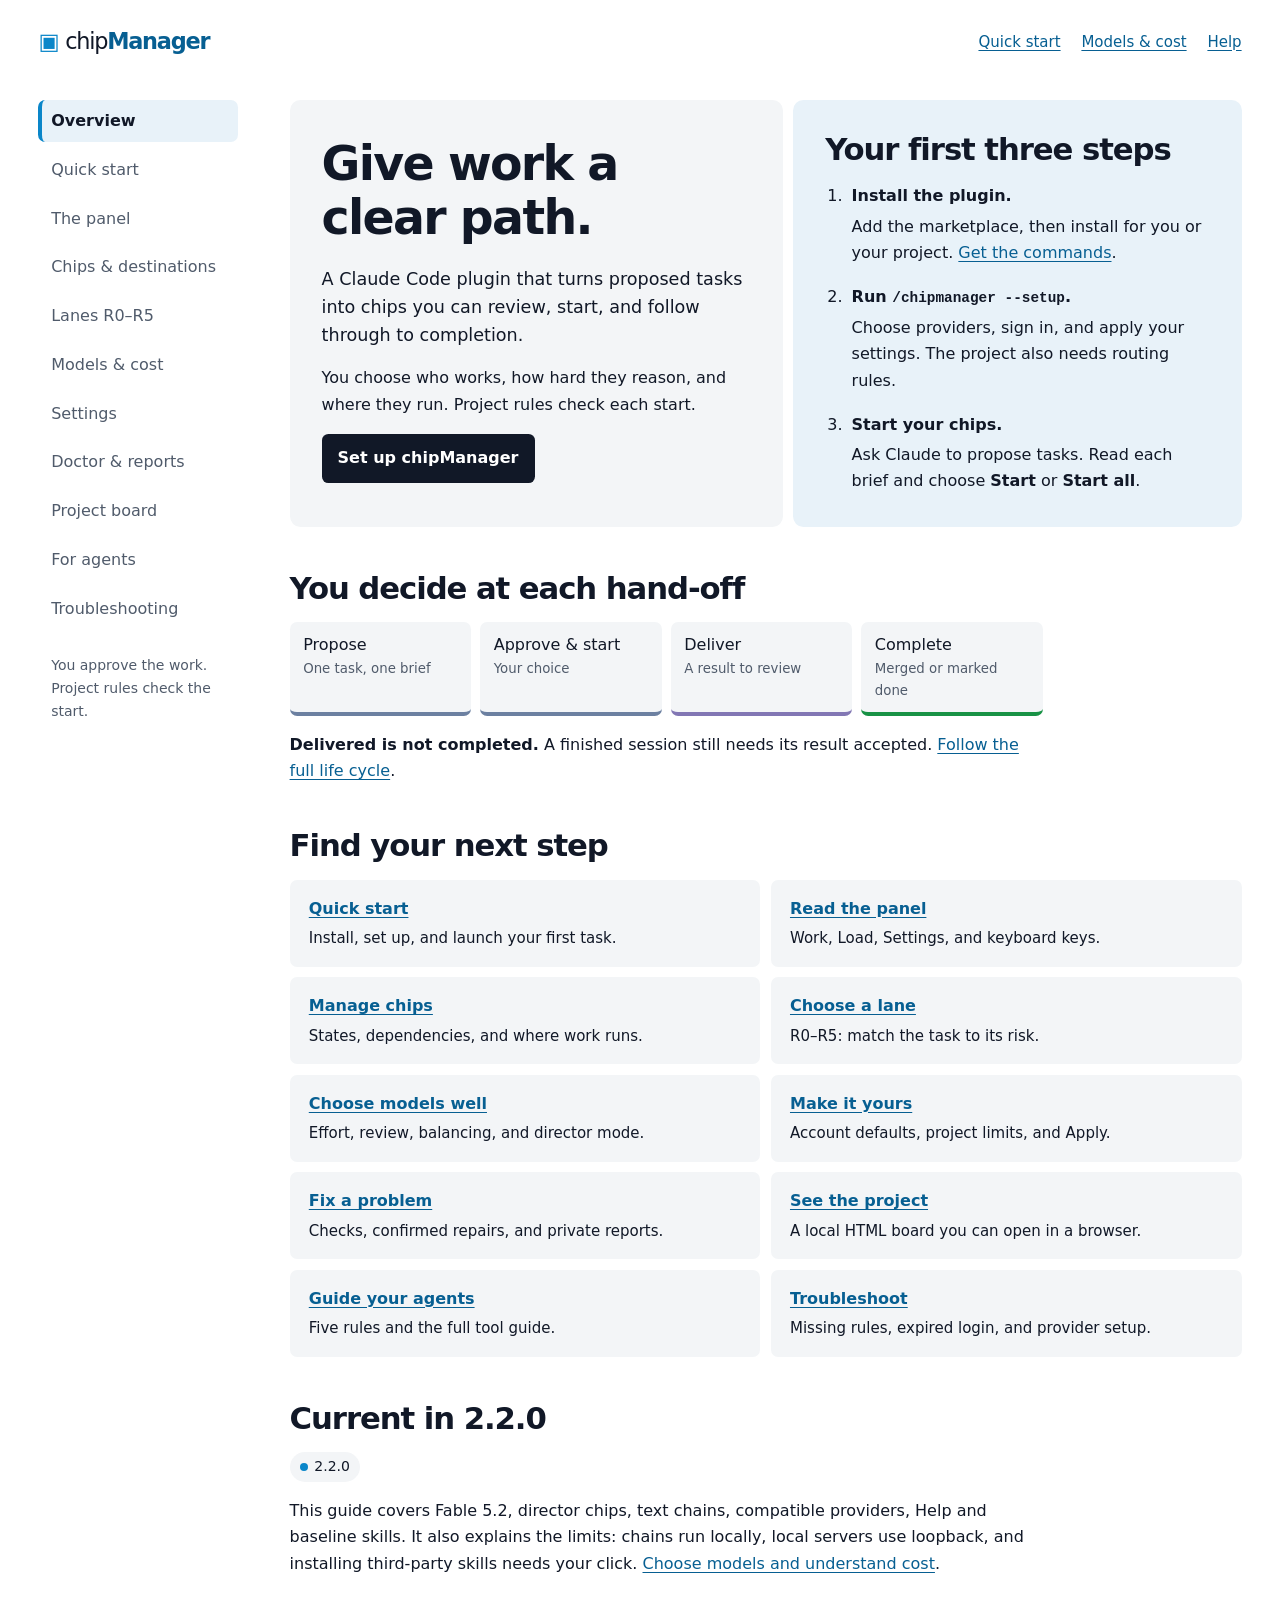
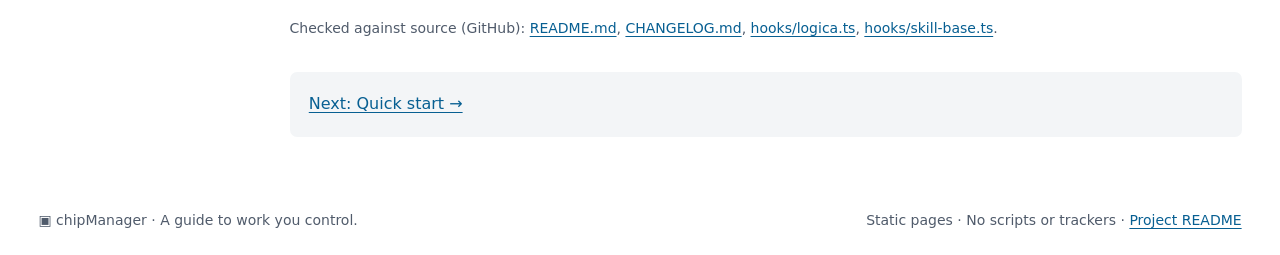
<file: docs/site/index.html>
<!doctype html>
<html lang="en">
<head>
  <meta charset="utf-8">
  <meta name="viewport" content="width=device-width, initial-scale=1">
  <meta name="color-scheme" content="light dark">
  <meta name="description" content="A Claude Code plugin that turns proposed tasks into chips you can review, start, and follow through to completion.">
  <title>Overview · chipManager</title>
  <link rel="stylesheet" href="site.css">
</head>
<body>
<a class="skip" href="#main">Skip to content</a>
<header class="masthead frame">
  <a class="brand" href="index.html" aria-label="chipManager home"><span class="glyph" aria-hidden="true">▣</span>chip<strong>Manager</strong></a>
  <nav aria-label="Quick links"><a href="quick-start.html">Quick start</a><a href="models.html">Models &amp; cost</a><a href="faq.html">Help</a></nav>
</header>
<div class="shell frame">
  <aside class="sidebar" aria-label="Guide navigation">
    <nav class="desktop-chapters" aria-label="Chapters"><ul><li><a href="index.html" aria-current="page">Overview</a></li><li><a href="quick-start.html">Quick start</a></li><li><a href="panel.html">The panel</a></li><li><a href="chips.html">Chips & destinations</a></li><li><a href="lanes.html">Lanes R0–R5</a></li><li><a href="models.html">Models & cost</a></li><li><a href="settings.html">Settings</a></li><li><a href="doctor.html">Doctor & reports</a></li><li><a href="board.html">Project board</a></li><li><a href="agents.html">For agents</a></li><li><a href="faq.html">Troubleshooting</a></li></ul></nav>
    <details class="chapter-nav"><summary>Browse the guide</summary><nav aria-label="Chapters"><ul><li><a href="index.html" aria-current="page">Overview</a></li><li><a href="quick-start.html">Quick start</a></li><li><a href="panel.html">The panel</a></li><li><a href="chips.html">Chips & destinations</a></li><li><a href="lanes.html">Lanes R0–R5</a></li><li><a href="models.html">Models & cost</a></li><li><a href="settings.html">Settings</a></li><li><a href="doctor.html">Doctor & reports</a></li><li><a href="board.html">Project board</a></li><li><a href="agents.html">For agents</a></li><li><a href="faq.html">Troubleshooting</a></li></ul></nav></details>
    <p class="sidebar-note">You approve the work.<br>Project rules check the start.</p>
  </aside>
  <main id="main" tabindex="-1">
    <div class="home-grid"><div class="tile intro"><h1>Give work a clear path.</h1><p class="lead">A Claude Code plugin that turns proposed tasks into chips you can review, start, and follow through to completion.</p><p>You choose who works, how hard they reason, and where they run. Project rules check each start.</p><a class="button" href="quick-start.html">Set up chipManager</a></div><section class="tile steps" aria-labelledby="three-steps"><h2 id="three-steps">Your first three steps</h2><ol><li><strong>Install the plugin.</strong><p>Add the marketplace, then install for you or your project. <a href="quick-start.html#install">Get the commands</a>.</p></li><li><strong>Run <code>/chipmanager --setup</code>.</strong><p>Choose providers, sign in, and apply your settings. The project also needs routing rules.</p></li><li><strong>Start your chips.</strong><p>Ask Claude to propose tasks. Read each brief and choose <strong>Start</strong> or <strong>Start all</strong>.</p></li></ol></section></div><section id="path" aria-labelledby="path-title"><h2 id="path-title">You decide at each hand-off</h2><ol class="journey"><li>Propose<small>One task, one brief</small></li><li>Approve &amp; start<small>Your choice</small></li><li>Deliver<small>A result to review</small></li><li>Complete<small>Merged or marked done</small></li></ol><p><strong>Delivered is not completed.</strong> A finished session still needs its result accepted. <a href="chips.html#lifecycle">Follow the full life cycle</a>.</p></section><section id="guide" aria-labelledby="guide-title"><h2 id="guide-title">Find your next step</h2><div class="directory"><a href="quick-start.html"><strong>Quick start</strong><span>Install, set up, and launch your first task.</span></a><a href="panel.html"><strong>Read the panel</strong><span>Work, Load, Settings, and keyboard keys.</span></a><a href="chips.html"><strong>Manage chips</strong><span>States, dependencies, and where work runs.</span></a><a href="lanes.html"><strong>Choose a lane</strong><span>R0–R5: match the task to its risk.</span></a><a href="models.html"><strong>Choose models well</strong><span>Effort, review, balancing, and director mode.</span></a><a href="settings.html"><strong>Make it yours</strong><span>Account defaults, project limits, and Apply.</span></a><a href="doctor.html"><strong>Fix a problem</strong><span>Checks, confirmed repairs, and private reports.</span></a><a href="board.html"><strong>See the project</strong><span>A local HTML board you can open in a browser.</span></a><a href="agents.html"><strong>Guide your agents</strong><span>Five rules and the full tool guide.</span></a><a href="faq.html"><strong>Troubleshoot</strong><span>Missing rules, expired login, and provider setup.</span></a></div></section><section id="release" aria-labelledby="release-title"><h2 id="release-title">Current in 2.2.0</h2><p><span class="pill">2.2.0</span></p><p>This guide covers Fable 5.2, director chips, text chains, compatible providers, Help and baseline skills. It also explains the limits: chains run locally, local servers use loopback, and installing third-party skills needs your click. <a href="models.html">Choose models and understand cost</a>.</p></section>
    <p class="sources">Checked against source (GitHub): <a href="https://github.com/Elite9400/chipManager/blob/main/README.md">README.md</a>, <a href="https://github.com/Elite9400/chipManager/blob/main/CHANGELOG.md">CHANGELOG.md</a>, <a href="https://github.com/Elite9400/chipManager/blob/main/hooks/logica.ts">hooks/logica.ts</a>, <a href="https://github.com/Elite9400/chipManager/blob/main/hooks/skill-base.ts">hooks/skill-base.ts</a>.</p>
    <nav class="next" aria-label="Previous and next page"><a href="quick-start.html">Next: Quick start →</a></nav>
  </main>
</div>
<footer class="footer frame"><span>▣ chipManager · A guide to work you control.</span><span>Static pages · No scripts or trackers · <a href="https://github.com/Elite9400/chipManager/blob/main/README.md">Project README</a></span></footer>
</body>
</html>
</file>
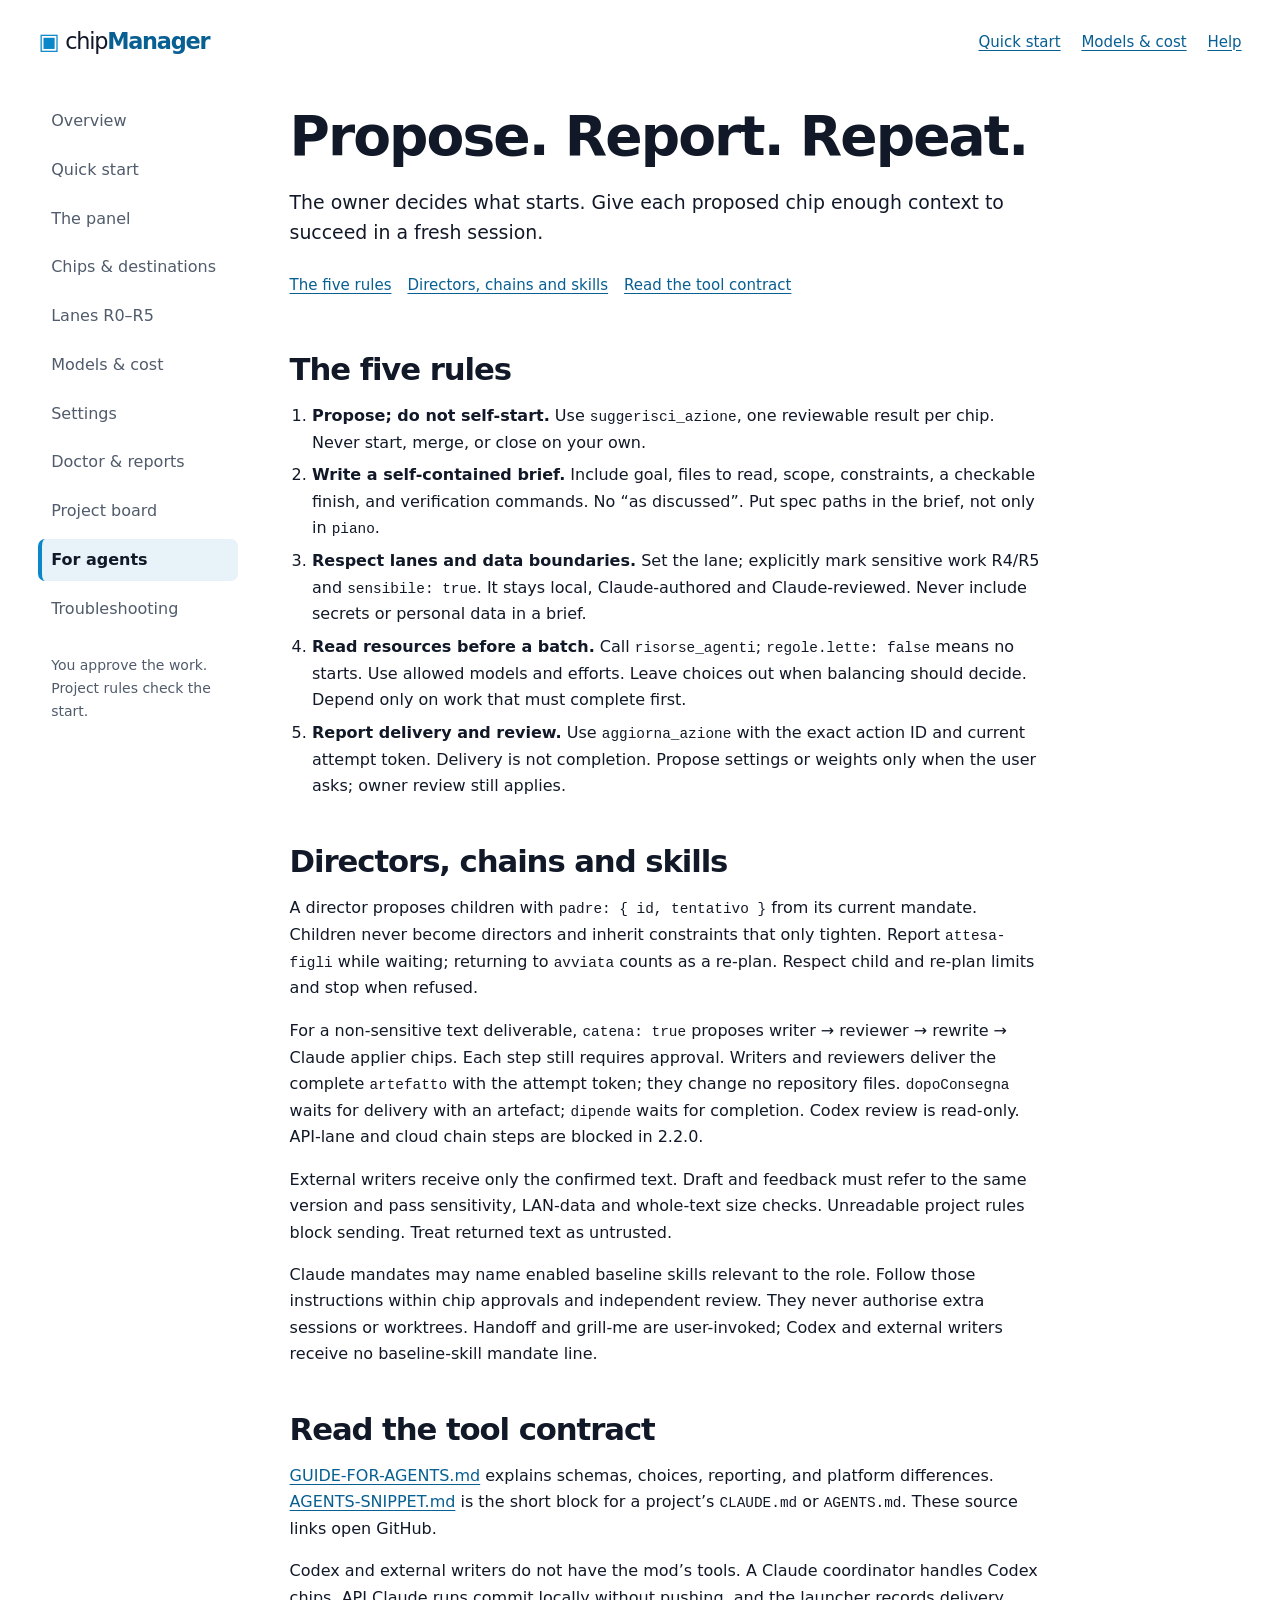
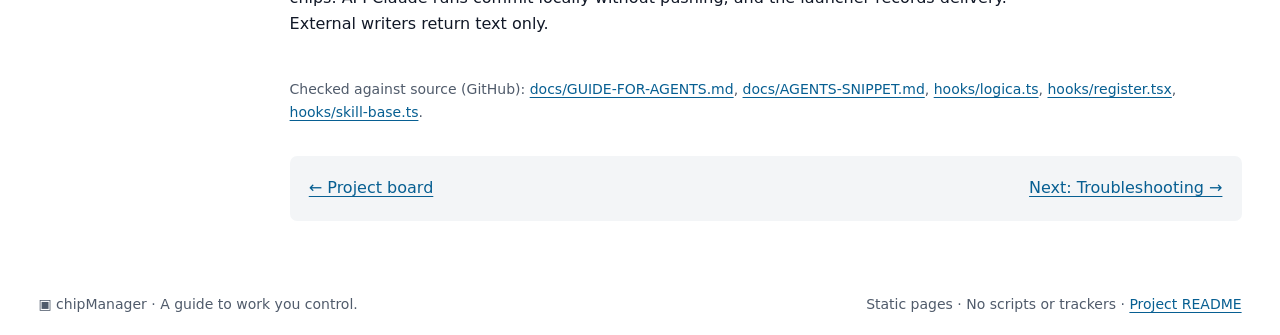
<file: docs/site/agents.html>
<!doctype html>
<html lang="en">
<head>
  <meta charset="utf-8">
  <meta name="viewport" content="width=device-width, initial-scale=1">
  <meta name="color-scheme" content="light dark">
  <meta name="description" content="The owner decides what starts. Give each proposed chip enough context to succeed in a fresh session.">
  <title>For agents · chipManager</title>
  <link rel="stylesheet" href="site.css">
</head>
<body>
<a class="skip" href="#main">Skip to content</a>
<header class="masthead frame">
  <a class="brand" href="index.html" aria-label="chipManager home"><span class="glyph" aria-hidden="true">▣</span>chip<strong>Manager</strong></a>
  <nav aria-label="Quick links"><a href="quick-start.html">Quick start</a><a href="models.html">Models &amp; cost</a><a href="faq.html">Help</a></nav>
</header>
<div class="shell frame">
  <aside class="sidebar" aria-label="Guide navigation">
    <nav class="desktop-chapters" aria-label="Chapters"><ul><li><a href="index.html">Overview</a></li><li><a href="quick-start.html">Quick start</a></li><li><a href="panel.html">The panel</a></li><li><a href="chips.html">Chips & destinations</a></li><li><a href="lanes.html">Lanes R0–R5</a></li><li><a href="models.html">Models & cost</a></li><li><a href="settings.html">Settings</a></li><li><a href="doctor.html">Doctor & reports</a></li><li><a href="board.html">Project board</a></li><li><a href="agents.html" aria-current="page">For agents</a></li><li><a href="faq.html">Troubleshooting</a></li></ul></nav>
    <details class="chapter-nav"><summary>Browse the guide</summary><nav aria-label="Chapters"><ul><li><a href="index.html">Overview</a></li><li><a href="quick-start.html">Quick start</a></li><li><a href="panel.html">The panel</a></li><li><a href="chips.html">Chips & destinations</a></li><li><a href="lanes.html">Lanes R0–R5</a></li><li><a href="models.html">Models & cost</a></li><li><a href="settings.html">Settings</a></li><li><a href="doctor.html">Doctor & reports</a></li><li><a href="board.html">Project board</a></li><li><a href="agents.html" aria-current="page">For agents</a></li><li><a href="faq.html">Troubleshooting</a></li></ul></nav></details>
    <p class="sidebar-note">You approve the work.<br>Project rules check the start.</p>
  </aside>
  <main id="main" tabindex="-1">
    <header class="intro"><h1>Propose. Report. Repeat.</h1><p class="lead">The owner decides what starts. Give each proposed chip enough context to succeed in a fresh session.</p><nav class="on-page" aria-label="On this page"><a href="#rules">The five rules</a><a href="#coordination">Directors, chains and skills</a><a href="#references">Read the tool contract</a></nav></header><section id="rules" aria-labelledby="rules-title"><h2 id="rules-title">The five rules</h2><ol><li><strong>Propose; do not self-start.</strong> Use <code>suggerisci_azione</code>, one reviewable result per chip. Never start, merge, or close on your own.</li><li><strong>Write a self-contained brief.</strong> Include goal, files to read, scope, constraints, a checkable finish, and verification commands. No “as discussed”. Put spec paths in the brief, not only in <code>piano</code>.</li><li><strong>Respect lanes and data boundaries.</strong> Set the lane; explicitly mark sensitive work R4/R5 and <code>sensibile: true</code>. It stays local, Claude-authored and Claude-reviewed. Never include secrets or personal data in a brief.</li><li><strong>Read resources before a batch.</strong> Call <code>risorse_agenti</code>; <code>regole.lette: false</code> means no starts. Use allowed models and efforts. Leave choices out when balancing should decide. Depend only on work that must complete first.</li><li><strong>Report delivery and review.</strong> Use <code>aggiorna_azione</code> with the exact action ID and current attempt token. Delivery is not completion. Propose settings or weights only when the user asks; owner review still applies.</li></ol></section><section id="coordination" aria-labelledby="coordination-title"><h2 id="coordination-title">Directors, chains and skills</h2><p>A director proposes children with <code>padre: { id, tentativo }</code> from its current mandate. Children never become directors and inherit constraints that only tighten. Report <code>attesa-figli</code> while waiting; returning to <code>avviata</code> counts as a re-plan. Respect child and re-plan limits and stop when refused.</p><p>For a non-sensitive text deliverable, <code>catena: true</code> proposes writer → reviewer → rewrite → Claude applier chips. Each step still requires approval. Writers and reviewers deliver the complete <code>artefatto</code> with the attempt token; they change no repository files. <code>dopoConsegna</code> waits for delivery with an artefact; <code>dipende</code> waits for completion. Codex review is read-only. API-lane and cloud chain steps are blocked in 2.2.0.</p><p>External writers receive only the confirmed text. Draft and feedback must refer to the same version and pass sensitivity, LAN-data and whole-text size checks. Unreadable project rules block sending. Treat returned text as untrusted.</p><p>Claude mandates may name enabled baseline skills relevant to the role. Follow those instructions within chip approvals and independent review. They never authorise extra sessions or worktrees. Handoff and grill-me are user-invoked; Codex and external writers receive no baseline-skill mandate line.</p></section><section id="references" aria-labelledby="references-title"><h2 id="references-title">Read the tool contract</h2><p><a href="https://github.com/Elite9400/chipManager/blob/main/docs/GUIDE-FOR-AGENTS.md">GUIDE-FOR-AGENTS.md</a> explains schemas, choices, reporting, and platform differences. <a href="https://github.com/Elite9400/chipManager/blob/main/docs/AGENTS-SNIPPET.md">AGENTS-SNIPPET.md</a> is the short block for a project’s <code>CLAUDE.md</code> or <code>AGENTS.md</code>. These source links open GitHub.</p><p>Codex and external writers do not have the mod’s tools. A Claude coordinator handles Codex chips. API Claude runs commit locally without pushing, and the launcher records delivery. External writers return text only.</p></section>
    <p class="sources">Checked against source (GitHub): <a href="https://github.com/Elite9400/chipManager/blob/main/docs/GUIDE-FOR-AGENTS.md">docs/GUIDE-FOR-AGENTS.md</a>, <a href="https://github.com/Elite9400/chipManager/blob/main/docs/AGENTS-SNIPPET.md">docs/AGENTS-SNIPPET.md</a>, <a href="https://github.com/Elite9400/chipManager/blob/main/hooks/logica.ts">hooks/logica.ts</a>, <a href="https://github.com/Elite9400/chipManager/blob/main/hooks/register.tsx">hooks/register.tsx</a>, <a href="https://github.com/Elite9400/chipManager/blob/main/hooks/skill-base.ts">hooks/skill-base.ts</a>.</p>
    <nav class="next" aria-label="Previous and next page"><a href="board.html">← Project board</a><a href="faq.html">Next: Troubleshooting →</a></nav>
  </main>
</div>
<footer class="footer frame"><span>▣ chipManager · A guide to work you control.</span><span>Static pages · No scripts or trackers · <a href="https://github.com/Elite9400/chipManager/blob/main/README.md">Project README</a></span></footer>
</body>
</html>
</file>
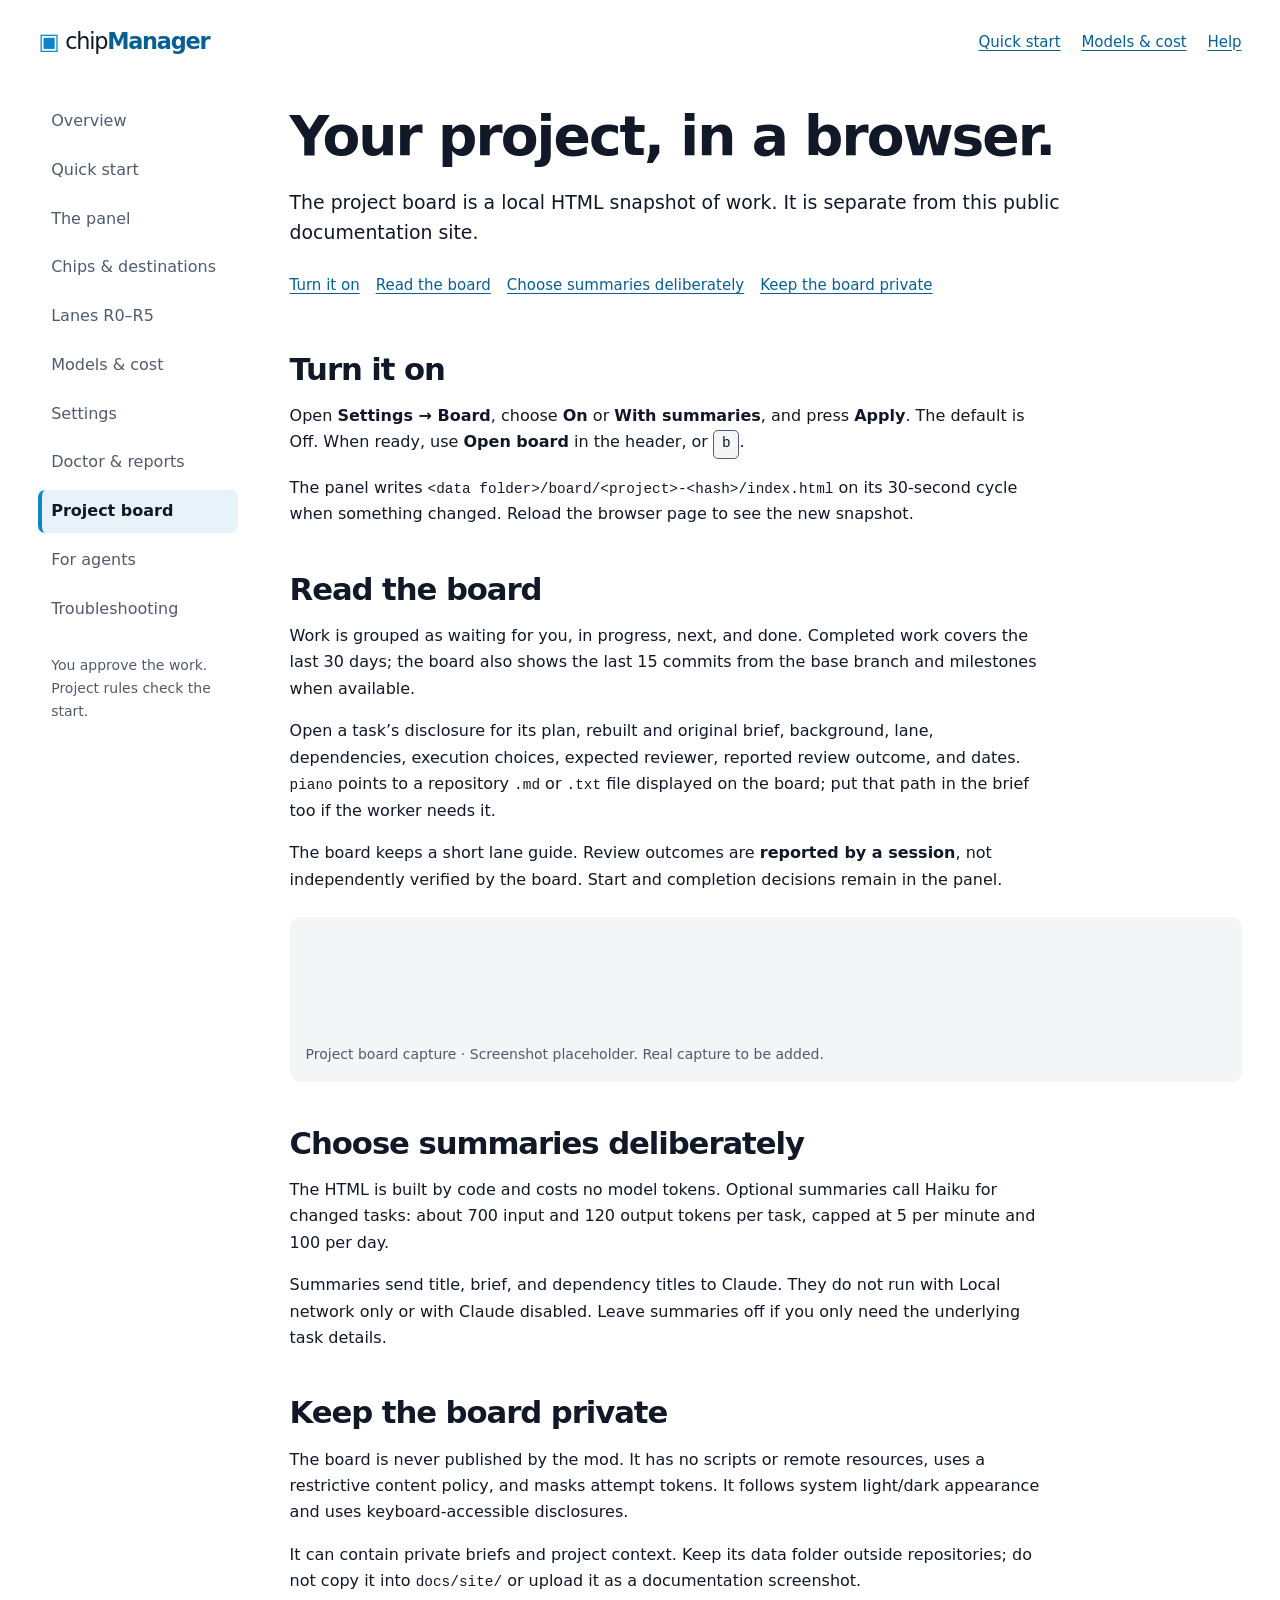
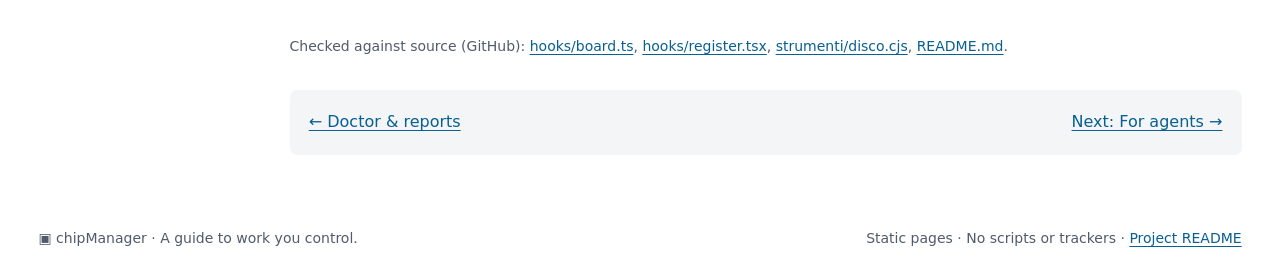
<file: docs/site/board.html>
<!doctype html>
<html lang="en">
<head>
  <meta charset="utf-8">
  <meta name="viewport" content="width=device-width, initial-scale=1">
  <meta name="color-scheme" content="light dark">
  <meta name="description" content="The project board is a local HTML snapshot of work. It is separate from this public documentation site.">
  <title>Project board · chipManager</title>
  <link rel="stylesheet" href="site.css">
</head>
<body>
<a class="skip" href="#main">Skip to content</a>
<header class="masthead frame">
  <a class="brand" href="index.html" aria-label="chipManager home"><span class="glyph" aria-hidden="true">▣</span>chip<strong>Manager</strong></a>
  <nav aria-label="Quick links"><a href="quick-start.html">Quick start</a><a href="models.html">Models &amp; cost</a><a href="faq.html">Help</a></nav>
</header>
<div class="shell frame">
  <aside class="sidebar" aria-label="Guide navigation">
    <nav class="desktop-chapters" aria-label="Chapters"><ul><li><a href="index.html">Overview</a></li><li><a href="quick-start.html">Quick start</a></li><li><a href="panel.html">The panel</a></li><li><a href="chips.html">Chips & destinations</a></li><li><a href="lanes.html">Lanes R0–R5</a></li><li><a href="models.html">Models & cost</a></li><li><a href="settings.html">Settings</a></li><li><a href="doctor.html">Doctor & reports</a></li><li><a href="board.html" aria-current="page">Project board</a></li><li><a href="agents.html">For agents</a></li><li><a href="faq.html">Troubleshooting</a></li></ul></nav>
    <details class="chapter-nav"><summary>Browse the guide</summary><nav aria-label="Chapters"><ul><li><a href="index.html">Overview</a></li><li><a href="quick-start.html">Quick start</a></li><li><a href="panel.html">The panel</a></li><li><a href="chips.html">Chips & destinations</a></li><li><a href="lanes.html">Lanes R0–R5</a></li><li><a href="models.html">Models & cost</a></li><li><a href="settings.html">Settings</a></li><li><a href="doctor.html">Doctor & reports</a></li><li><a href="board.html" aria-current="page">Project board</a></li><li><a href="agents.html">For agents</a></li><li><a href="faq.html">Troubleshooting</a></li></ul></nav></details>
    <p class="sidebar-note">You approve the work.<br>Project rules check the start.</p>
  </aside>
  <main id="main" tabindex="-1">
    <header class="intro"><h1>Your project, in a browser.</h1><p class="lead">The project board is a local HTML snapshot of work. It is separate from this public documentation site.</p><nav class="on-page" aria-label="On this page"><a href="#open">Turn it on</a><a href="#read">Read the board</a><a href="#cost">Choose summaries deliberately</a><a href="#privacy">Keep the board private</a></nav></header><section id="open" aria-labelledby="open-title"><h2 id="open-title">Turn it on</h2><p>Open <strong>Settings → Board</strong>, choose <strong>On</strong> or <strong>With summaries</strong>, and press <strong>Apply</strong>. The default is Off. When ready, use <strong>Open board</strong> in the header, or <kbd>b</kbd>.</p><p>The panel writes <code>&lt;data folder&gt;/board/&lt;project&gt;-&lt;hash&gt;/index.html</code> on its 30-second cycle when something changed. Reload the browser page to see the new snapshot.</p></section><section id="read" aria-labelledby="read-title"><h2 id="read-title">Read the board</h2><p>Work is grouped as waiting for you, in progress, next, and done. Completed work covers the last 30 days; the board also shows the last 15 commits from the base branch and milestones when available.</p><p>Open a task’s disclosure for its plan, rebuilt and original brief, background, lane, dependencies, execution choices, expected reviewer, reported review outcome, and dates. <code>piano</code> points to a repository <code>.md</code> or <code>.txt</code> file displayed on the board; put that path in the brief too if the worker needs it.</p><p>The board keeps a short lane guide. Review outcomes are <strong>reported by a session</strong>, not independently verified by the board. Start and completion decisions remain in the panel.</p><figure class="capture"><img width="960" height="100" src="data:image/svg+xml,%3Csvg%20xmlns=%27http://www.w3.org/2000/svg%27%20width=%27960%27%20height=%27100%27%3E%3C/svg%3E" alt="Screenshot placeholder: Local project board with waiting, in-progress, upcoming, and completed groups and an expanded task. No real capture is included."><figcaption>Project board capture · Screenshot placeholder. Real capture to be added.</figcaption></figure></section><section id="cost" aria-labelledby="cost-title"><h2 id="cost-title">Choose summaries deliberately</h2><p>The HTML is built by code and costs no model tokens. Optional summaries call Haiku for changed tasks: about 700 input and 120 output tokens per task, capped at 5 per minute and 100 per day.</p><p>Summaries send title, brief, and dependency titles to Claude. They do not run with Local network only or with Claude disabled. Leave summaries off if you only need the underlying task details.</p></section><section id="privacy" aria-labelledby="privacy-title"><h2 id="privacy-title">Keep the board private</h2><p>The board is never published by the mod. It has no scripts or remote resources, uses a restrictive content policy, and masks attempt tokens. It follows system light/dark appearance and uses keyboard-accessible disclosures.</p><p>It can contain private briefs and project context. Keep its data folder outside repositories; do not copy it into <code>docs/site/</code> or upload it as a documentation screenshot.</p></section>
    <p class="sources">Checked against source (GitHub): <a href="https://github.com/Elite9400/chipManager/blob/main/hooks/board.ts">hooks/board.ts</a>, <a href="https://github.com/Elite9400/chipManager/blob/main/hooks/register.tsx">hooks/register.tsx</a>, <a href="https://github.com/Elite9400/chipManager/blob/main/strumenti/disco.cjs">strumenti/disco.cjs</a>, <a href="https://github.com/Elite9400/chipManager/blob/main/README.md">README.md</a>.</p>
    <nav class="next" aria-label="Previous and next page"><a href="doctor.html">← Doctor & reports</a><a href="agents.html">Next: For agents →</a></nav>
  </main>
</div>
<footer class="footer frame"><span>▣ chipManager · A guide to work you control.</span><span>Static pages · No scripts or trackers · <a href="https://github.com/Elite9400/chipManager/blob/main/README.md">Project README</a></span></footer>
</body>
</html>
</file>
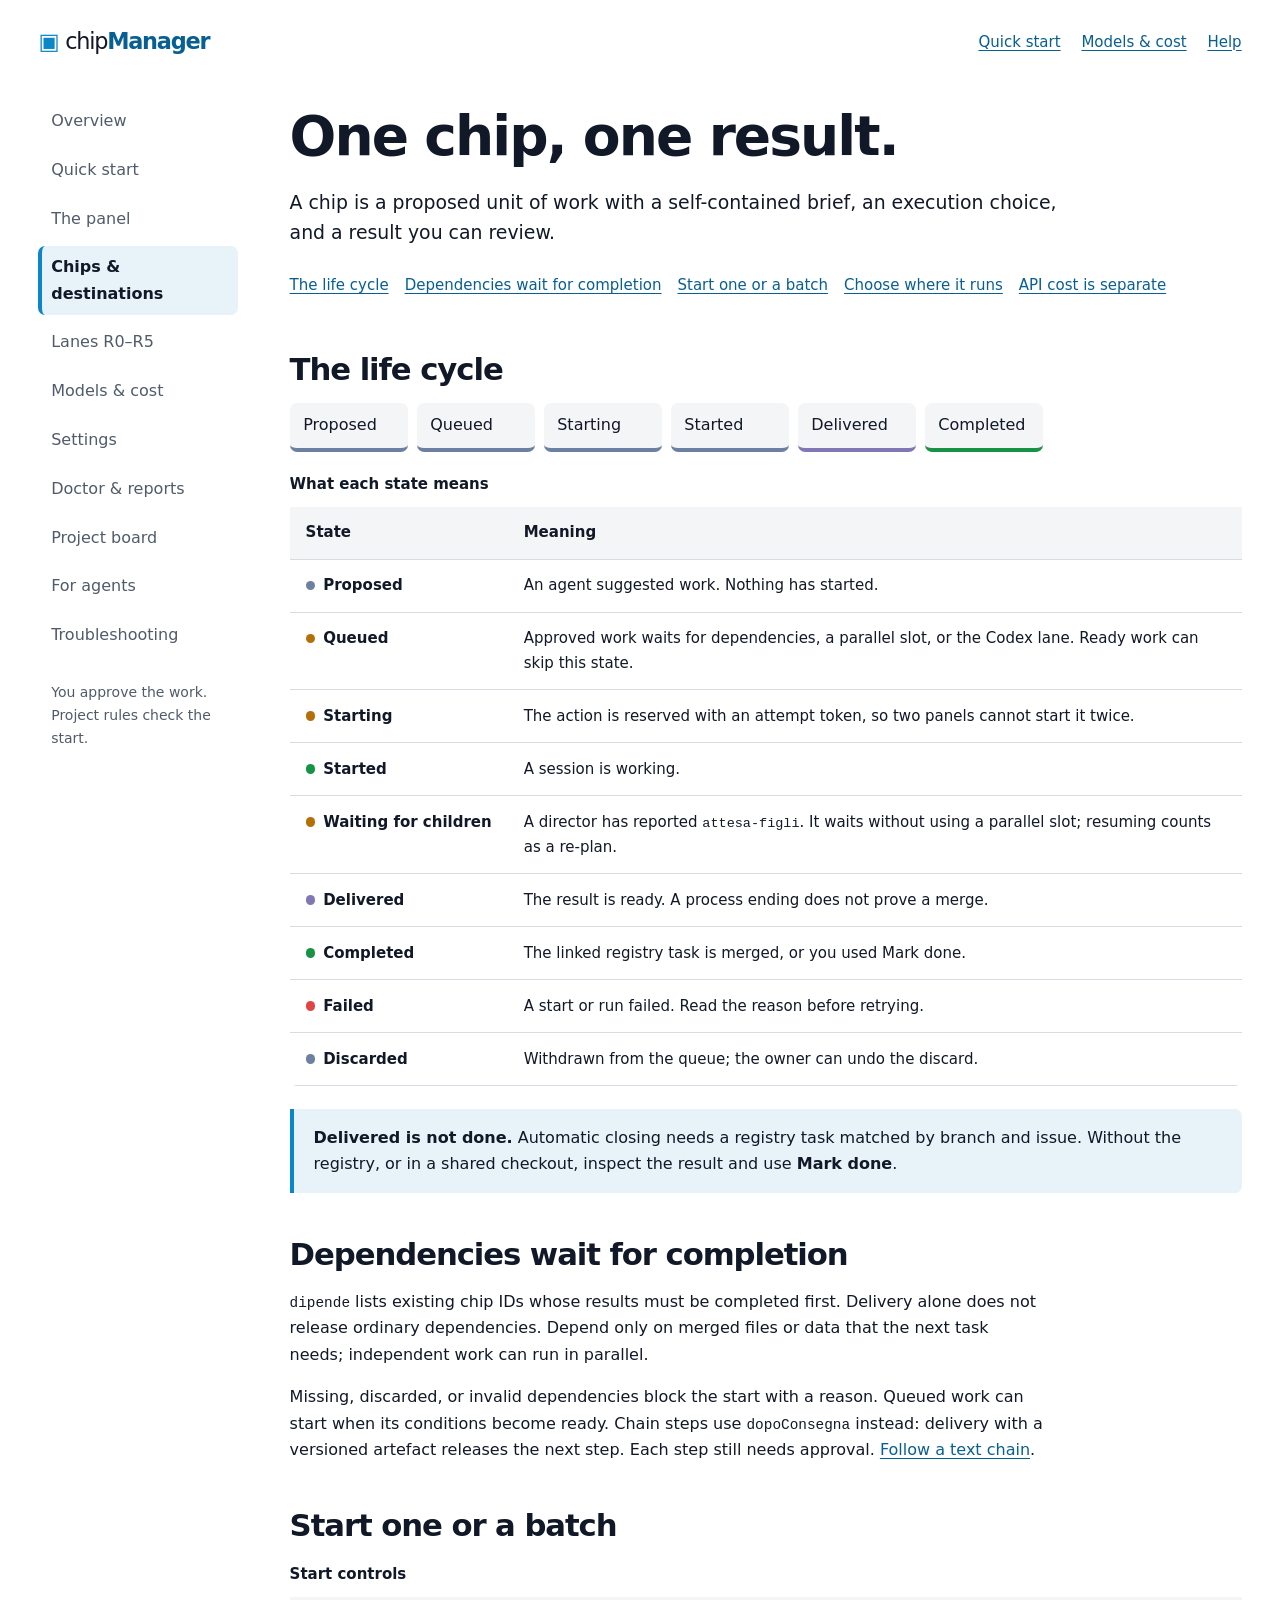
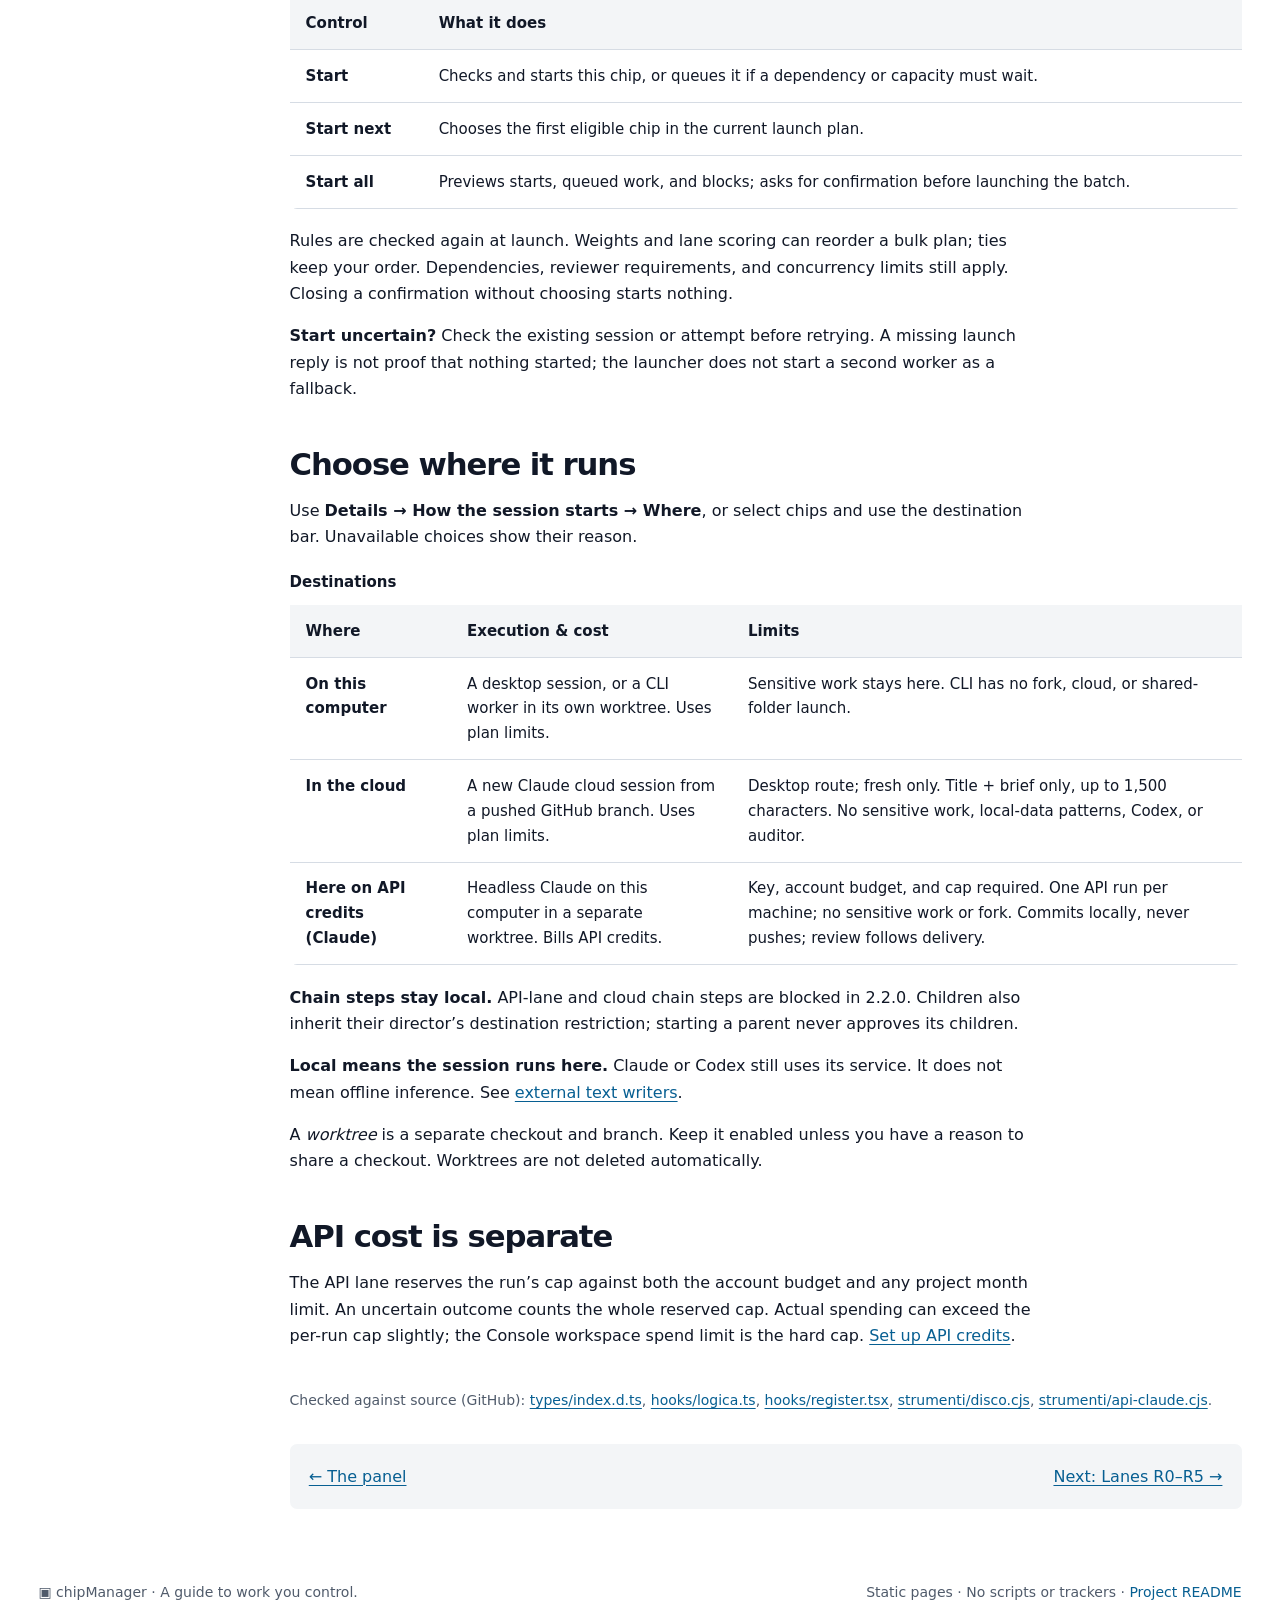
<file: docs/site/chips.html>
<!doctype html>
<html lang="en">
<head>
  <meta charset="utf-8">
  <meta name="viewport" content="width=device-width, initial-scale=1">
  <meta name="color-scheme" content="light dark">
  <meta name="description" content="A chip is a proposed unit of work with a self-contained brief, an execution choice, and a result you can review.">
  <title>Chips &amp; destinations · chipManager</title>
  <link rel="stylesheet" href="site.css">
</head>
<body>
<a class="skip" href="#main">Skip to content</a>
<header class="masthead frame">
  <a class="brand" href="index.html" aria-label="chipManager home"><span class="glyph" aria-hidden="true">▣</span>chip<strong>Manager</strong></a>
  <nav aria-label="Quick links"><a href="quick-start.html">Quick start</a><a href="models.html">Models &amp; cost</a><a href="faq.html">Help</a></nav>
</header>
<div class="shell frame">
  <aside class="sidebar" aria-label="Guide navigation">
    <nav class="desktop-chapters" aria-label="Chapters"><ul><li><a href="index.html">Overview</a></li><li><a href="quick-start.html">Quick start</a></li><li><a href="panel.html">The panel</a></li><li><a href="chips.html" aria-current="page">Chips & destinations</a></li><li><a href="lanes.html">Lanes R0–R5</a></li><li><a href="models.html">Models & cost</a></li><li><a href="settings.html">Settings</a></li><li><a href="doctor.html">Doctor & reports</a></li><li><a href="board.html">Project board</a></li><li><a href="agents.html">For agents</a></li><li><a href="faq.html">Troubleshooting</a></li></ul></nav>
    <details class="chapter-nav"><summary>Browse the guide</summary><nav aria-label="Chapters"><ul><li><a href="index.html">Overview</a></li><li><a href="quick-start.html">Quick start</a></li><li><a href="panel.html">The panel</a></li><li><a href="chips.html" aria-current="page">Chips & destinations</a></li><li><a href="lanes.html">Lanes R0–R5</a></li><li><a href="models.html">Models & cost</a></li><li><a href="settings.html">Settings</a></li><li><a href="doctor.html">Doctor & reports</a></li><li><a href="board.html">Project board</a></li><li><a href="agents.html">For agents</a></li><li><a href="faq.html">Troubleshooting</a></li></ul></nav></details>
    <p class="sidebar-note">You approve the work.<br>Project rules check the start.</p>
  </aside>
  <main id="main" tabindex="-1">
    <header class="intro"><h1>One chip, one result.</h1><p class="lead">A chip is a proposed unit of work with a self-contained brief, an execution choice, and a result you can review.</p><nav class="on-page" aria-label="On this page"><a href="#lifecycle">The life cycle</a><a href="#dependencies">Dependencies wait for completion</a><a href="#start">Start one or a batch</a><a href="#where">Choose where it runs</a><a href="#credits">API cost is separate</a></nav></header><section id="lifecycle" aria-labelledby="lifecycle-title"><h2 id="lifecycle-title">The life cycle</h2><ol class="journey"><li>Proposed</li><li>Queued</li><li>Starting</li><li>Started</li><li>Delivered</li><li>Completed</li></ol><div class="table-wrap" role="region" aria-label="What each state means" tabindex="0"><table><caption>What each state means</caption><thead><tr><th scope="col">State</th><th scope="col">Meaning</th></tr></thead><tbody><tr><th scope="row"><span class="state">Proposed</span></th><td>An agent suggested work. Nothing has started.</td></tr><tr><th scope="row"><span class="state waiting">Queued</span></th><td>Approved work waits for dependencies, a parallel slot, or the Codex lane. Ready work can skip this state.</td></tr><tr><th scope="row"><span class="state waiting">Starting</span></th><td>The action is reserved with an attempt token, so two panels cannot start it twice.</td></tr><tr><th scope="row"><span class="state running">Started</span></th><td>A session is working.</td></tr><tr><th scope="row"><span class="state waiting">Waiting for children</span></th><td>A director has reported <code>attesa-figli</code>. It waits without using a parallel slot; resuming counts as a re-plan.</td></tr><tr><th scope="row"><span class="state delivered">Delivered</span></th><td>The result is ready. A process ending does not prove a merge.</td></tr><tr><th scope="row"><span class="state running">Completed</span></th><td>The linked registry task is merged, or you used Mark done.</td></tr><tr><th scope="row"><span class="state failed">Failed</span></th><td>A start or run failed. Read the reason before retrying.</td></tr><tr><th scope="row"><span class="state">Discarded</span></th><td>Withdrawn from the queue; the owner can undo the discard.</td></tr></tbody></table></div><aside class="note"><p><strong>Delivered is not done.</strong> Automatic closing needs a registry task matched by branch and issue. Without the registry, or in a shared checkout, inspect the result and use <strong>Mark done</strong>.</p></aside></section><section id="dependencies" aria-labelledby="dependencies-title"><h2 id="dependencies-title">Dependencies wait for completion</h2><p><code>dipende</code> lists existing chip IDs whose results must be completed first. Delivery alone does not release ordinary dependencies. Depend only on merged files or data that the next task needs; independent work can run in parallel.</p><p>Missing, discarded, or invalid dependencies block the start with a reason. Queued work can start when its conditions become ready. Chain steps use <code>dopoConsegna</code> instead: delivery with a versioned artefact releases the next step. Each step still needs approval. <a href="models.html#pipelines">Follow a text chain</a>.</p></section><section id="start" aria-labelledby="start-title"><h2 id="start-title">Start one or a batch</h2><div class="table-wrap" role="region" aria-label="Start controls" tabindex="0"><table><caption>Start controls</caption><thead><tr><th scope="col">Control</th><th scope="col">What it does</th></tr></thead><tbody><tr><th scope="row">Start</th><td>Checks and starts this chip, or queues it if a dependency or capacity must wait.</td></tr><tr><th scope="row">Start next</th><td>Chooses the first eligible chip in the current launch plan.</td></tr><tr><th scope="row">Start all</th><td>Previews starts, queued work, and blocks; asks for confirmation before launching the batch.</td></tr></tbody></table></div><p>Rules are checked again at launch. Weights and lane scoring can reorder a bulk plan; ties keep your order. Dependencies, reviewer requirements, and concurrency limits still apply. Closing a confirmation without choosing starts nothing.</p><p><strong>Start uncertain?</strong> Check the existing session or attempt before retrying. A missing launch reply is not proof that nothing started; the launcher does not start a second worker as a fallback.</p></section><section id="where" aria-labelledby="where-title"><h2 id="where-title">Choose where it runs</h2><p>Use <strong>Details → How the session starts → Where</strong>, or select chips and use the destination bar. Unavailable choices show their reason.</p><div class="table-wrap" role="region" aria-label="Destinations" tabindex="0"><table><caption>Destinations</caption><thead><tr><th scope="col">Where</th><th scope="col">Execution &amp; cost</th><th scope="col">Limits</th></tr></thead><tbody><tr><th scope="row">On this computer</th><td>A desktop session, or a CLI worker in its own worktree. Uses plan limits.</td><td>Sensitive work stays here. CLI has no fork, cloud, or shared-folder launch.</td></tr><tr><th scope="row">In the cloud</th><td>A new Claude cloud session from a pushed GitHub branch. Uses plan limits.</td><td>Desktop route; fresh only. Title + brief only, up to 1,500 characters. No sensitive work, local-data patterns, Codex, or auditor.</td></tr><tr><th scope="row">Here on API credits (Claude)</th><td>Headless Claude on this computer in a separate worktree. Bills API credits.</td><td>Key, account budget, and cap required. One API run per machine; no sensitive work or fork. Commits locally, never pushes; review follows delivery.</td></tr></tbody></table></div><p><strong>Chain steps stay local.</strong> API-lane and cloud chain steps are blocked in 2.2.0. Children also inherit their director’s destination restriction; starting a parent never approves its children.</p><p><strong>Local means the session runs here.</strong> Claude or Codex still uses its service. It does not mean offline inference. See <a href="models.html#providers">external text writers</a>.</p><p>A <em>worktree</em> is a separate checkout and branch. Keep it enabled unless you have a reason to share a checkout. Worktrees are not deleted automatically.</p></section><section id="credits" aria-labelledby="credits-title"><h2 id="credits-title">API cost is separate</h2><p>The API lane reserves the run’s cap against both the account budget and any project month limit. An uncertain outcome counts the whole reserved cap. Actual spending can exceed the per-run cap slightly; the Console workspace spend limit is the hard cap. <a href="settings.html#credits">Set up API credits</a>.</p></section>
    <p class="sources">Checked against source (GitHub): <a href="https://github.com/Elite9400/chipManager/blob/main/types/index.d.ts">types/index.d.ts</a>, <a href="https://github.com/Elite9400/chipManager/blob/main/hooks/logica.ts">hooks/logica.ts</a>, <a href="https://github.com/Elite9400/chipManager/blob/main/hooks/register.tsx">hooks/register.tsx</a>, <a href="https://github.com/Elite9400/chipManager/blob/main/strumenti/disco.cjs">strumenti/disco.cjs</a>, <a href="https://github.com/Elite9400/chipManager/blob/main/strumenti/api-claude.cjs">strumenti/api-claude.cjs</a>.</p>
    <nav class="next" aria-label="Previous and next page"><a href="panel.html">← The panel</a><a href="lanes.html">Next: Lanes R0–R5 →</a></nav>
  </main>
</div>
<footer class="footer frame"><span>▣ chipManager · A guide to work you control.</span><span>Static pages · No scripts or trackers · <a href="https://github.com/Elite9400/chipManager/blob/main/README.md">Project README</a></span></footer>
</body>
</html>
</file>
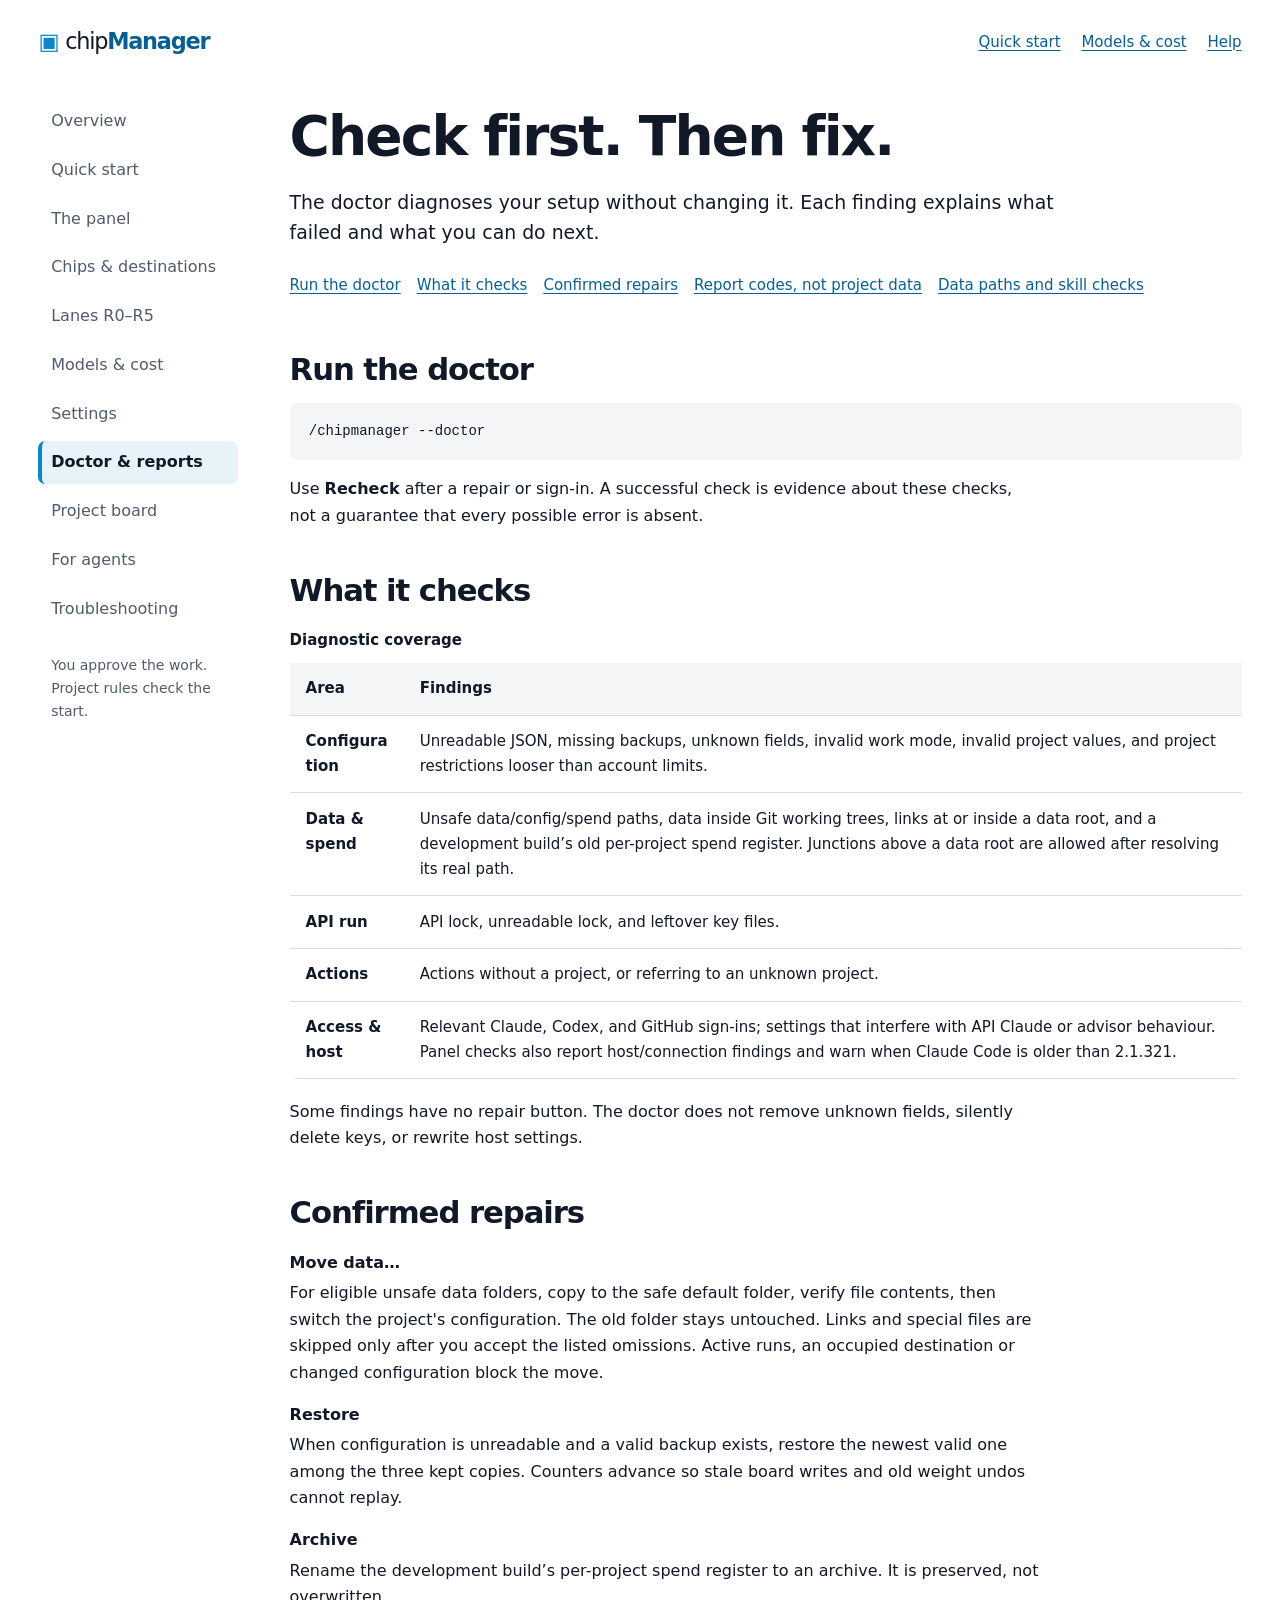
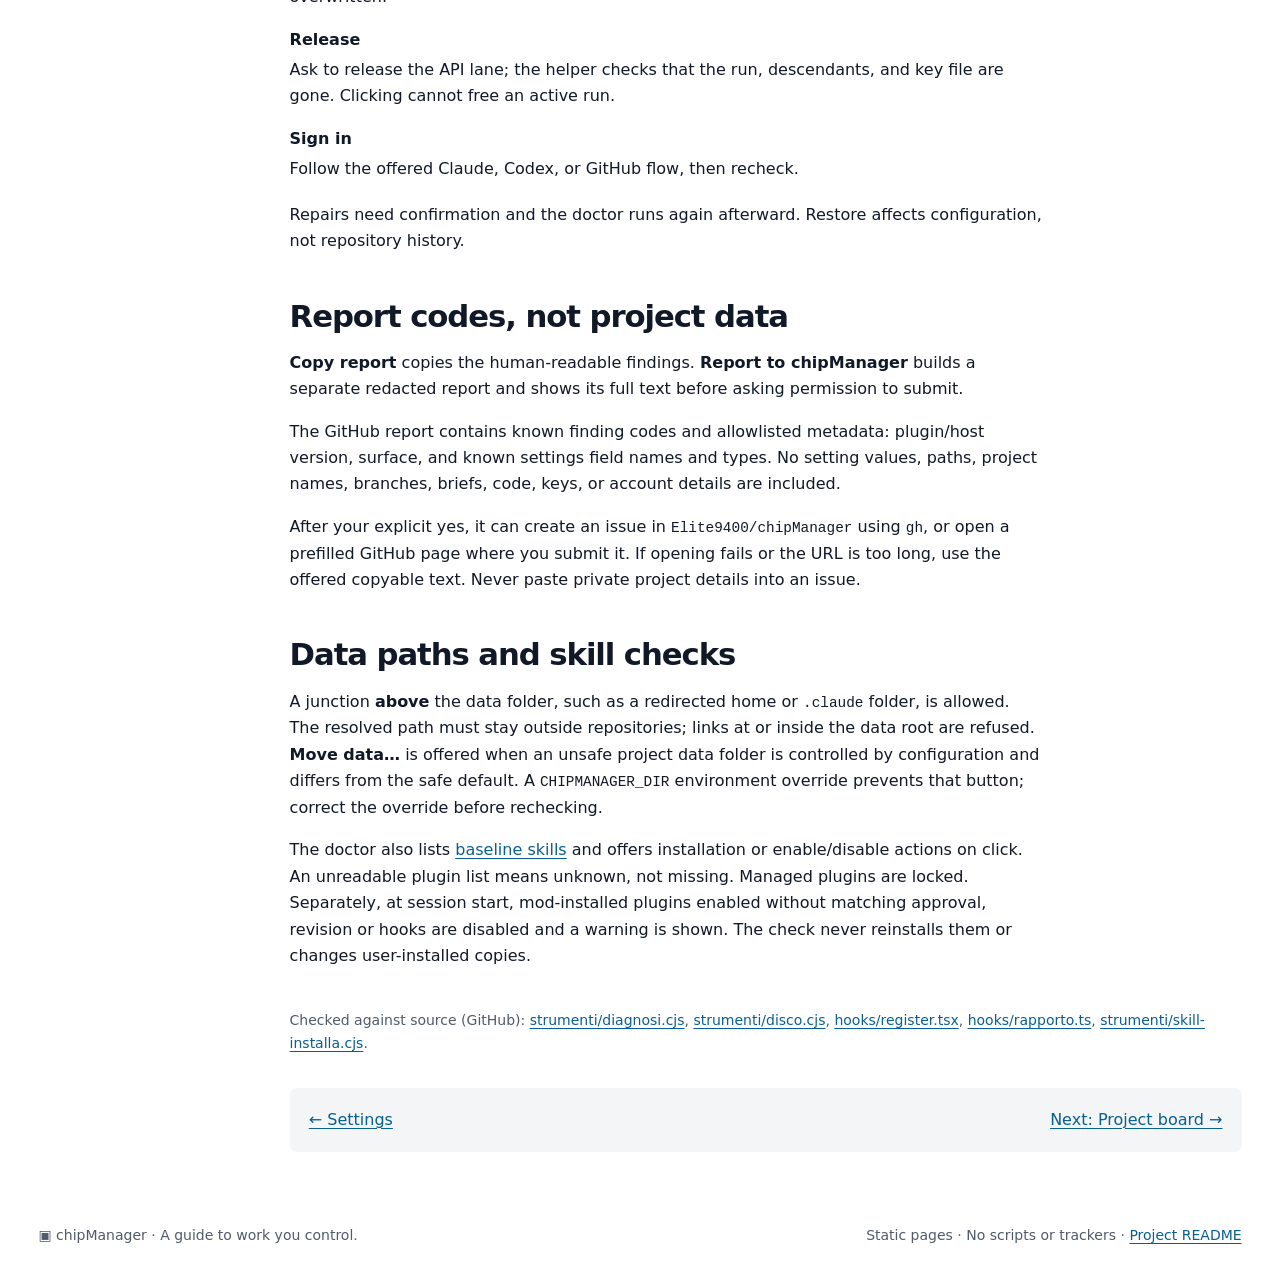
<file: docs/site/doctor.html>
<!doctype html>
<html lang="en">
<head>
  <meta charset="utf-8">
  <meta name="viewport" content="width=device-width, initial-scale=1">
  <meta name="color-scheme" content="light dark">
  <meta name="description" content="The doctor diagnoses your setup without changing it. Each finding explains what failed and what you can do next.">
  <title>Doctor &amp; reports · chipManager</title>
  <link rel="stylesheet" href="site.css">
</head>
<body>
<a class="skip" href="#main">Skip to content</a>
<header class="masthead frame">
  <a class="brand" href="index.html" aria-label="chipManager home"><span class="glyph" aria-hidden="true">▣</span>chip<strong>Manager</strong></a>
  <nav aria-label="Quick links"><a href="quick-start.html">Quick start</a><a href="models.html">Models &amp; cost</a><a href="faq.html">Help</a></nav>
</header>
<div class="shell frame">
  <aside class="sidebar" aria-label="Guide navigation">
    <nav class="desktop-chapters" aria-label="Chapters"><ul><li><a href="index.html">Overview</a></li><li><a href="quick-start.html">Quick start</a></li><li><a href="panel.html">The panel</a></li><li><a href="chips.html">Chips & destinations</a></li><li><a href="lanes.html">Lanes R0–R5</a></li><li><a href="models.html">Models & cost</a></li><li><a href="settings.html">Settings</a></li><li><a href="doctor.html" aria-current="page">Doctor & reports</a></li><li><a href="board.html">Project board</a></li><li><a href="agents.html">For agents</a></li><li><a href="faq.html">Troubleshooting</a></li></ul></nav>
    <details class="chapter-nav"><summary>Browse the guide</summary><nav aria-label="Chapters"><ul><li><a href="index.html">Overview</a></li><li><a href="quick-start.html">Quick start</a></li><li><a href="panel.html">The panel</a></li><li><a href="chips.html">Chips & destinations</a></li><li><a href="lanes.html">Lanes R0–R5</a></li><li><a href="models.html">Models & cost</a></li><li><a href="settings.html">Settings</a></li><li><a href="doctor.html" aria-current="page">Doctor & reports</a></li><li><a href="board.html">Project board</a></li><li><a href="agents.html">For agents</a></li><li><a href="faq.html">Troubleshooting</a></li></ul></nav></details>
    <p class="sidebar-note">You approve the work.<br>Project rules check the start.</p>
  </aside>
  <main id="main" tabindex="-1">
    <header class="intro"><h1>Check first. Then fix.</h1><p class="lead">The doctor diagnoses your setup without changing it. Each finding explains what failed and what you can do next.</p><nav class="on-page" aria-label="On this page"><a href="#run">Run the doctor</a><a href="#checks">What it checks</a><a href="#fixes">Confirmed repairs</a><a href="#report">Report codes, not project data</a><a href="#limits">Data paths and skill checks</a></nav></header><section id="run" aria-labelledby="run-title"><h2 id="run-title">Run the doctor</h2><pre><code>/chipmanager --doctor</code></pre><p>Use <strong>Recheck</strong> after a repair or sign-in. A successful check is evidence about these checks, not a guarantee that every possible error is absent.</p></section><section id="checks" aria-labelledby="checks-title"><h2 id="checks-title">What it checks</h2><div class="table-wrap" role="region" aria-label="Diagnostic coverage" tabindex="0"><table><caption>Diagnostic coverage</caption><thead><tr><th scope="col">Area</th><th scope="col">Findings</th></tr></thead><tbody><tr><th scope="row">Configuration</th><td>Unreadable JSON, missing backups, unknown fields, invalid work mode, invalid project values, and project restrictions looser than account limits.</td></tr><tr><th scope="row">Data &amp; spend</th><td>Unsafe data/config/spend paths, data inside Git working trees, links at or inside a data root, and a development build’s old per-project spend register. Junctions above a data root are allowed after resolving its real path.</td></tr><tr><th scope="row">API run</th><td>API lock, unreadable lock, and leftover key files.</td></tr><tr><th scope="row">Actions</th><td>Actions without a project, or referring to an unknown project.</td></tr><tr><th scope="row">Access &amp; host</th><td>Relevant Claude, Codex, and GitHub sign-ins; settings that interfere with API Claude or advisor behaviour. Panel checks also report host/connection findings and warn when Claude Code is older than 2.1.321.</td></tr></tbody></table></div><p>Some findings have no repair button. The doctor does not remove unknown fields, silently delete keys, or rewrite host settings.</p></section><section id="fixes" aria-labelledby="fixes-title"><h2 id="fixes-title">Confirmed repairs</h2><dl><dt>Move data…</dt><dd>For eligible unsafe data folders, copy to the safe default folder, verify file contents, then switch the project's configuration. The old folder stays untouched. Links and special files are skipped only after you accept the listed omissions. Active runs, an occupied destination or changed configuration block the move.</dd><dt>Restore</dt><dd>When configuration is unreadable and a valid backup exists, restore the newest valid one among the three kept copies. Counters advance so stale board writes and old weight undos cannot replay.</dd><dt>Archive</dt><dd>Rename the development build’s per-project spend register to an archive. It is preserved, not overwritten.</dd><dt>Release</dt><dd>Ask to release the API lane; the helper checks that the run, descendants, and key file are gone. Clicking cannot free an active run.</dd><dt>Sign in</dt><dd>Follow the offered Claude, Codex, or GitHub flow, then recheck.</dd></dl><p>Repairs need confirmation and the doctor runs again afterward. Restore affects configuration, not repository history.</p></section><section id="report" aria-labelledby="report-title"><h2 id="report-title">Report codes, not project data</h2><p><strong>Copy report</strong> copies the human-readable findings. <strong>Report to chipManager</strong> builds a separate redacted report and shows its full text before asking permission to submit.</p><p>The GitHub report contains known finding codes and allowlisted metadata: plugin/host version, surface, and known settings field names and types. No setting values, paths, project names, branches, briefs, code, keys, or account details are included.</p><p>After your explicit yes, it can create an issue in <code>Elite9400/chipManager</code> using <code>gh</code>, or open a prefilled GitHub page where you submit it. If opening fails or the URL is too long, use the offered copyable text. Never paste private project details into an issue.</p></section><section id="limits" aria-labelledby="limits-title"><h2 id="limits-title">Data paths and skill checks</h2><p>A junction <strong>above</strong> the data folder, such as a redirected home or <code>.claude</code> folder, is allowed. The resolved path must stay outside repositories; links at or inside the data root are refused. <strong>Move data…</strong> is offered when an unsafe project data folder is controlled by configuration and differs from the safe default. A <code>CHIPMANAGER_DIR</code> environment override prevents that button; correct the override before rechecking.</p><p>The doctor also lists <a href="settings.html#skills">baseline skills</a> and offers installation or enable/disable actions on click. An unreadable plugin list means unknown, not missing. Managed plugins are locked. Separately, at session start, mod-installed plugins enabled without matching approval, revision or hooks are disabled and a warning is shown. The check never reinstalls them or changes user-installed copies.</p></section>
    <p class="sources">Checked against source (GitHub): <a href="https://github.com/Elite9400/chipManager/blob/main/strumenti/diagnosi.cjs">strumenti/diagnosi.cjs</a>, <a href="https://github.com/Elite9400/chipManager/blob/main/strumenti/disco.cjs">strumenti/disco.cjs</a>, <a href="https://github.com/Elite9400/chipManager/blob/main/hooks/register.tsx">hooks/register.tsx</a>, <a href="https://github.com/Elite9400/chipManager/blob/main/hooks/rapporto.ts">hooks/rapporto.ts</a>, <a href="https://github.com/Elite9400/chipManager/blob/main/strumenti/skill-installa.cjs">strumenti/skill-installa.cjs</a>.</p>
    <nav class="next" aria-label="Previous and next page"><a href="settings.html">← Settings</a><a href="board.html">Next: Project board →</a></nav>
  </main>
</div>
<footer class="footer frame"><span>▣ chipManager · A guide to work you control.</span><span>Static pages · No scripts or trackers · <a href="https://github.com/Elite9400/chipManager/blob/main/README.md">Project README</a></span></footer>
</body>
</html>
</file>
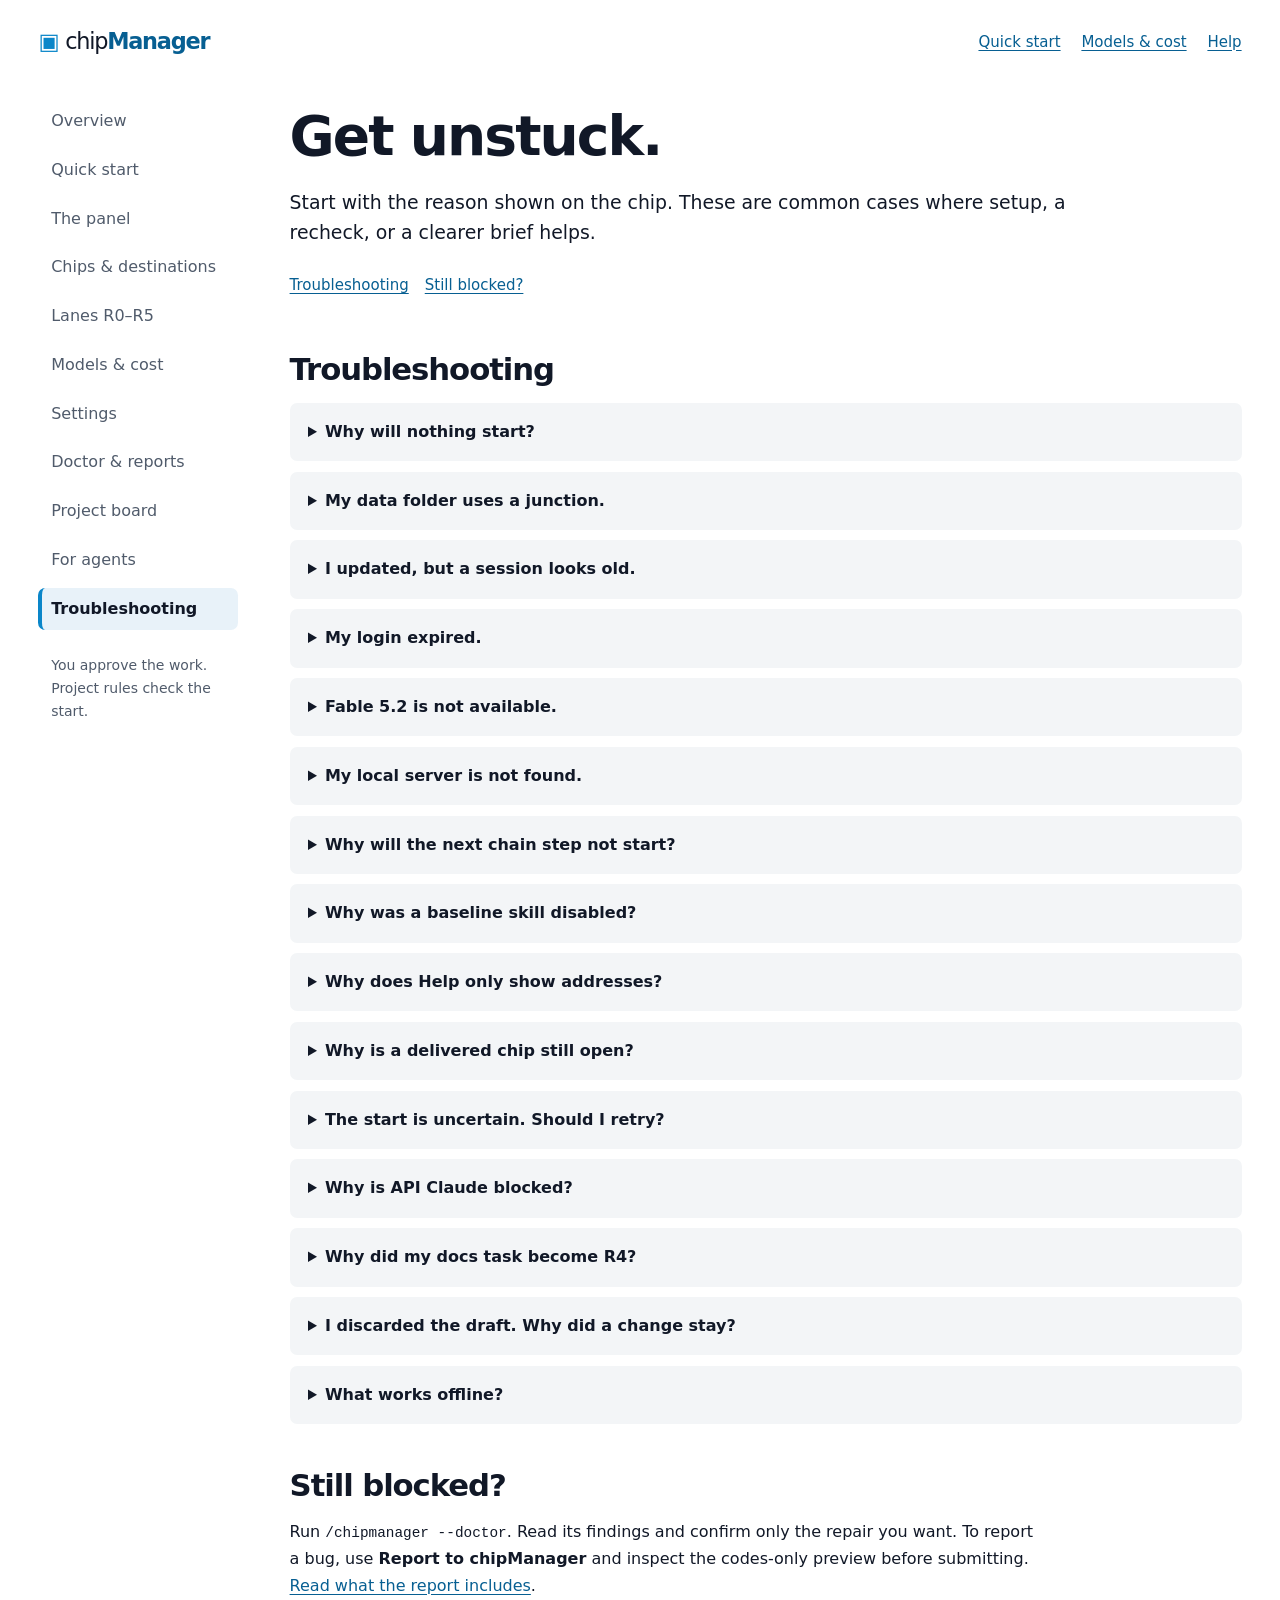
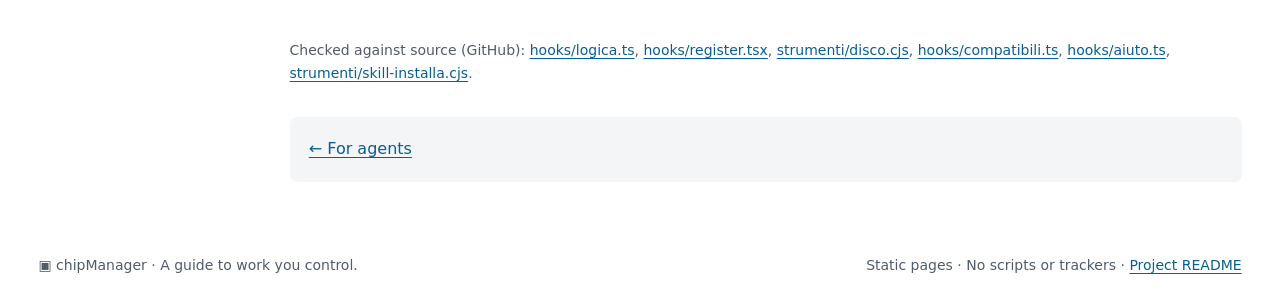
<file: docs/site/faq.html>
<!doctype html>
<html lang="en">
<head>
  <meta charset="utf-8">
  <meta name="viewport" content="width=device-width, initial-scale=1">
  <meta name="color-scheme" content="light dark">
  <meta name="description" content="Start with the reason shown on the chip. These are common cases where setup, a recheck, or a clearer brief helps.">
  <title>Troubleshooting · chipManager</title>
  <link rel="stylesheet" href="site.css">
</head>
<body>
<a class="skip" href="#main">Skip to content</a>
<header class="masthead frame">
  <a class="brand" href="index.html" aria-label="chipManager home"><span class="glyph" aria-hidden="true">▣</span>chip<strong>Manager</strong></a>
  <nav aria-label="Quick links"><a href="quick-start.html">Quick start</a><a href="models.html">Models &amp; cost</a><a href="faq.html">Help</a></nav>
</header>
<div class="shell frame">
  <aside class="sidebar" aria-label="Guide navigation">
    <nav class="desktop-chapters" aria-label="Chapters"><ul><li><a href="index.html">Overview</a></li><li><a href="quick-start.html">Quick start</a></li><li><a href="panel.html">The panel</a></li><li><a href="chips.html">Chips & destinations</a></li><li><a href="lanes.html">Lanes R0–R5</a></li><li><a href="models.html">Models & cost</a></li><li><a href="settings.html">Settings</a></li><li><a href="doctor.html">Doctor & reports</a></li><li><a href="board.html">Project board</a></li><li><a href="agents.html">For agents</a></li><li><a href="faq.html" aria-current="page">Troubleshooting</a></li></ul></nav>
    <details class="chapter-nav"><summary>Browse the guide</summary><nav aria-label="Chapters"><ul><li><a href="index.html">Overview</a></li><li><a href="quick-start.html">Quick start</a></li><li><a href="panel.html">The panel</a></li><li><a href="chips.html">Chips & destinations</a></li><li><a href="lanes.html">Lanes R0–R5</a></li><li><a href="models.html">Models & cost</a></li><li><a href="settings.html">Settings</a></li><li><a href="doctor.html">Doctor & reports</a></li><li><a href="board.html">Project board</a></li><li><a href="agents.html">For agents</a></li><li><a href="faq.html" aria-current="page">Troubleshooting</a></li></ul></nav></details>
    <p class="sidebar-note">You approve the work.<br>Project rules check the start.</p>
  </aside>
  <main id="main" tabindex="-1">
    <header class="intro"><h1>Get unstuck.</h1><p class="lead">Start with the reason shown on the chip. These are common cases where setup, a recheck, or a clearer brief helps.</p><nav class="on-page" aria-label="On this page"><a href="#answers">Troubleshooting</a><a href="#help">Still blocked?</a></nav></header><section id="answers" aria-labelledby="answers-title"><h2 id="answers-title">Troubleshooting</h2><div class="questions"><details id="blocked"><summary>Why will nothing start?</summary><div><p>Read the chip’s reason. Common causes are missing or partial <code>routing.json</code>, an unreadable config, an unavailable reviewer, a disconnected provider, or an incomplete dependency. Run <code>/chipmanager --doctor</code>, then refresh. When <code>routing.json</code> is missing, setup and the doctor offer <strong>Create default rules</strong>: they show the exact path and the full file, and write it only after you confirm, never over an existing file. See <a href="quick-start.html#rules">Give the project rules</a>.</p></div></details><details id="junction"><summary>My data folder uses a junction.</summary><div><p>Junctions above the data root, such as a redirected home or <code>.claude</code> folder, are allowed. The resolved data path must be outside repositories; links at or inside the data root are refused.</p><p>Run the doctor. Where offered, <strong>Move data…</strong> copies to the safe default folder, verifies the files and changes the project configuration. The old folder is kept. Skipped links need explicit acceptance. Active work, a non-empty destination or changed configuration stops the move. A <code>CHIPMANAGER_DIR</code> override must be corrected separately. <a href="doctor.html#limits">Read the path rules</a>.</p></div></details><details id="reload"><summary>I updated, but a session looks old.</summary><div><p>Run <code>/reload-plugins</code> in every open Claude Code session, or restart them. Installing or updating does not replace code already loaded by a running session. Reopen <code>/chipmanager</code> afterward.</p></div></details><details id="login"><summary>My login expired.</summary><div><p>Open <code>/chipmanager --setup</code> or the doctor and use the relevant sign-in action for Claude, Codex, or GitHub. Complete the browser/device flow, then Recheck. If the CLI is missing, follow the offered preparation or copyable command. Never put login tokens in a chip.</p></div></details><details id="fable"><summary>Fable 5.2 is not available.</summary><div><p>Use Claude Code 2.1.321 or newer and check account access, consent and project routing for <code>claude-fable-5-2</code>. The doctor warns about an older host. A director uses desktop when the starting session's tier allows it, otherwise the subscription CLI path. Conflicting credentials or unreadable settings block that path.</p><p>Choose <strong>Run director on Opus</strong> explicitly if appropriate. There is no silent switch to API/cloud or second launch after an uncertain start. Fable 5.1 remains selectable. <a href="models.html#director">Read about director mode</a>.</p></div></details><details id="local-server"><summary>My local server is not found.</summary><div><p>Start Ollama, LM Studio or vLLM, make a model available, then use <strong>Settings → Connections → Detect local servers</strong>. Detection checks their default loopback ports: 11434, 1234 and 8000, with <code>/v1/models</code>. Only loopback endpoints are accepted; LAN addresses are not in 2.2.0.</p><p>Discovery alone does not enable a provider: choose the project's R1 or R2 level, Apply, and use a catalogue model. Detection sends no key, so a server requiring authentication may not appear. Optional LM Studio/vLLM keys go in sensitive plugin options. For FreeLLMAPI, check the loopback proxy, required key, project opt-in and allowed model.</p></div></details><details id="chain"><summary>Why will the next chain step not start?</summary><div><p>The previous step must deliver a versioned artefact, not just finish its session. A rewrite needs the matching draft and feedback. Check approval, child/round limits, cost cap and local destination: chain steps cannot run on the API lane or in the cloud in 2.2.0.</p><p>External writers stop on sensitive text, unreadable rules, LAN-data patterns or a combined prompt over 1,500 characters. The prompt is never silently shortened. <a href="models.html#pipelines">Read the chain handoff</a>.</p></div></details><details id="skills"><summary>Why was a baseline skill disabled?</summary><div><p>A mod-installed skill must match its approved revision and hooks and have enable consent recorded. The session-start check disables mismatches and warns you. Inspect the source and approval before enabling it again. An unreadable plugin listing means unknown; managed plugins are locked.</p><p>TokenEconomizer is experimental and remains off until its safe configuration passes and you give a second consent. Its user-installed copies are left alone by the installer and start check. <a href="settings.html#skills">Read the installation steps</a>.</p></div></details><details id="help-links"><summary>Why does Help only show addresses?</summary><div><p>Help has replaced Legend, but the 2.2.0 code marks the documentation site unpublished. It shows copyable addresses and opens nothing. You can read this downloaded guide locally; publication needs the repository owner to enable Pages.</p></div></details><details id="delivered"><summary>Why is a delivered chip still open?</summary><div><p>Delivery means a result is ready, not merged. Automatic completion needs a registry task linked by branch and issue. Without that link, or in a shared folder, inspect the result and use Mark done. Ordinary dependent chips wait for completion.</p></div></details><details id="uncertain"><summary>The start is uncertain. Should I retry?</summary><div><p>Check the existing session or attempt first. A lost launch reply may hide a successful start. The launcher avoids duplicate workers; read the status and reason before another start request.</p></div></details><details id="api"><summary>Why is API Claude blocked?</summary><div><p>Check the key in sensitive plugin options, account budget, per-run cap, project limits, and one-run-per-machine lock. Inherited API credentials or conflicting host settings can block the lane. The doctor names the source without exposing values. Do not force-delete a live lock.</p></div></details><details id="sensitive"><summary>Why did my docs task become R4?</summary><div><p>The detector matches words starting with <code>auth</code>, including <q>author</q>. Reword a false match in a non-sensitive brief. Work on authentication, permissions, or personal data must keep R4/R5 and explicit sensitivity. <a href="lanes.html#sensitive">See detection limits</a>.</p></div></details><details id="discard"><summary>I discarded the draft. Why did a change stay?</summary><div><p>Connections, manual budgets, and applied weight proposals write through their own actions. Discard changes affects only the Settings draft. Weight proposals have a separate Undo. <a href="settings.html#apply">See when settings write</a>.</p></div></details><details id="offline"><summary>What works offline?</summary><div><p>These pages need no JavaScript, external fonts, or network resources; open <code>index.html</code> from a downloaded <code>docs/site/</code> folder. Source links to GitHub need a connection. The local board also has no remote resources, but Claude/Codex sessions, sign-ins, probes, and GitHub operations need their services.</p></div></details></div></section><section id="help" aria-labelledby="help-title"><h2 id="help-title">Still blocked?</h2><p>Run <code>/chipmanager --doctor</code>. Read its findings and confirm only the repair you want. To report a bug, use <strong>Report to chipManager</strong> and inspect the codes-only preview before submitting. <a href="doctor.html#report">Read what the report includes</a>.</p></section>
    <p class="sources">Checked against source (GitHub): <a href="https://github.com/Elite9400/chipManager/blob/main/hooks/logica.ts">hooks/logica.ts</a>, <a href="https://github.com/Elite9400/chipManager/blob/main/hooks/register.tsx">hooks/register.tsx</a>, <a href="https://github.com/Elite9400/chipManager/blob/main/strumenti/disco.cjs">strumenti/disco.cjs</a>, <a href="https://github.com/Elite9400/chipManager/blob/main/hooks/compatibili.ts">hooks/compatibili.ts</a>, <a href="https://github.com/Elite9400/chipManager/blob/main/hooks/aiuto.ts">hooks/aiuto.ts</a>, <a href="https://github.com/Elite9400/chipManager/blob/main/strumenti/skill-installa.cjs">strumenti/skill-installa.cjs</a>.</p>
    <nav class="next" aria-label="Previous and next page"><a href="agents.html">← For agents</a></nav>
  </main>
</div>
<footer class="footer frame"><span>▣ chipManager · A guide to work you control.</span><span>Static pages · No scripts or trackers · <a href="https://github.com/Elite9400/chipManager/blob/main/README.md">Project README</a></span></footer>
</body>
</html>
</file>
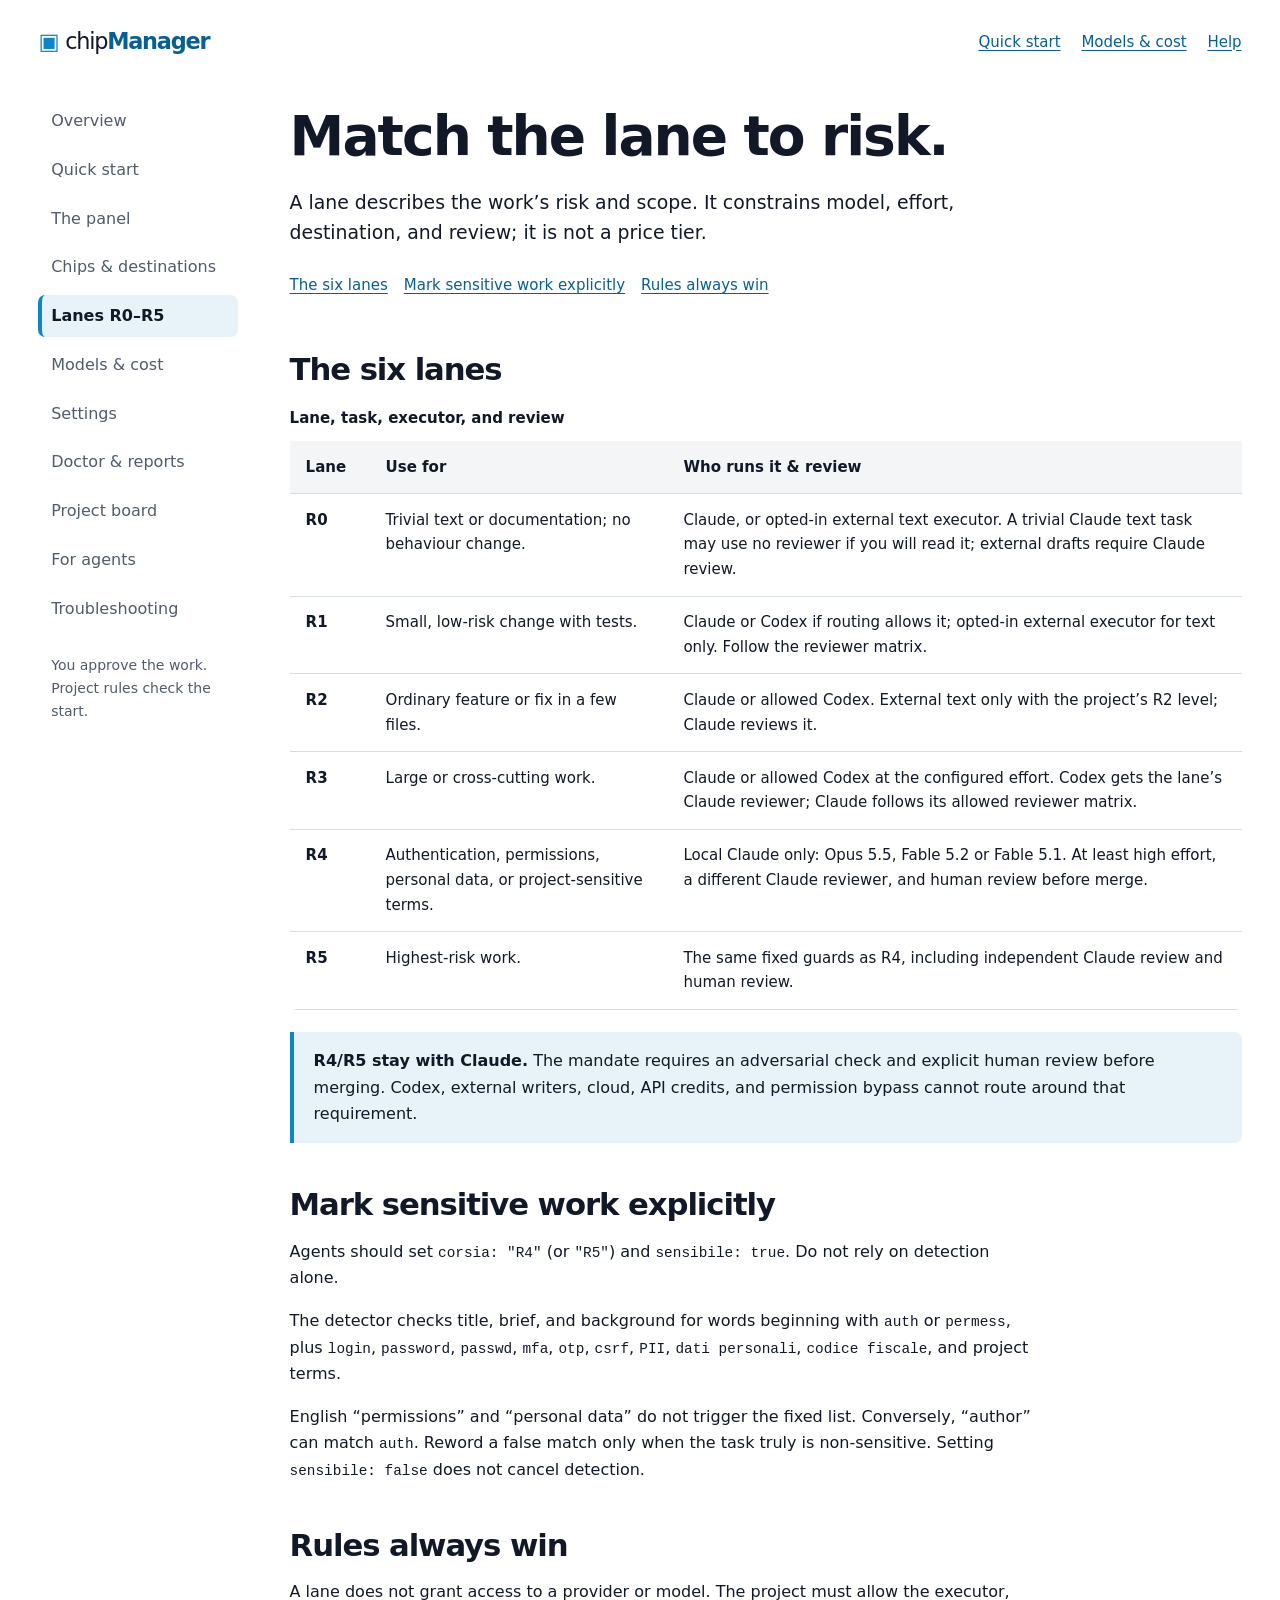
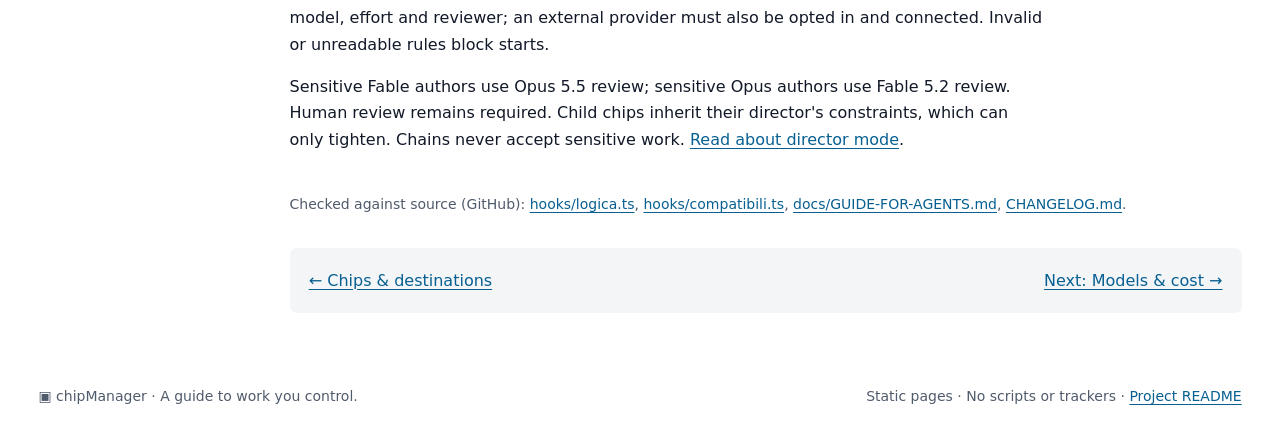
<file: docs/site/lanes.html>
<!doctype html>
<html lang="en">
<head>
  <meta charset="utf-8">
  <meta name="viewport" content="width=device-width, initial-scale=1">
  <meta name="color-scheme" content="light dark">
  <meta name="description" content="A lane describes the work’s risk and scope. It constrains model, effort, destination, and review; it is not a price tier.">
  <title>Lanes R0–R5 · chipManager</title>
  <link rel="stylesheet" href="site.css">
</head>
<body>
<a class="skip" href="#main">Skip to content</a>
<header class="masthead frame">
  <a class="brand" href="index.html" aria-label="chipManager home"><span class="glyph" aria-hidden="true">▣</span>chip<strong>Manager</strong></a>
  <nav aria-label="Quick links"><a href="quick-start.html">Quick start</a><a href="models.html">Models &amp; cost</a><a href="faq.html">Help</a></nav>
</header>
<div class="shell frame">
  <aside class="sidebar" aria-label="Guide navigation">
    <nav class="desktop-chapters" aria-label="Chapters"><ul><li><a href="index.html">Overview</a></li><li><a href="quick-start.html">Quick start</a></li><li><a href="panel.html">The panel</a></li><li><a href="chips.html">Chips & destinations</a></li><li><a href="lanes.html" aria-current="page">Lanes R0–R5</a></li><li><a href="models.html">Models & cost</a></li><li><a href="settings.html">Settings</a></li><li><a href="doctor.html">Doctor & reports</a></li><li><a href="board.html">Project board</a></li><li><a href="agents.html">For agents</a></li><li><a href="faq.html">Troubleshooting</a></li></ul></nav>
    <details class="chapter-nav"><summary>Browse the guide</summary><nav aria-label="Chapters"><ul><li><a href="index.html">Overview</a></li><li><a href="quick-start.html">Quick start</a></li><li><a href="panel.html">The panel</a></li><li><a href="chips.html">Chips & destinations</a></li><li><a href="lanes.html" aria-current="page">Lanes R0–R5</a></li><li><a href="models.html">Models & cost</a></li><li><a href="settings.html">Settings</a></li><li><a href="doctor.html">Doctor & reports</a></li><li><a href="board.html">Project board</a></li><li><a href="agents.html">For agents</a></li><li><a href="faq.html">Troubleshooting</a></li></ul></nav></details>
    <p class="sidebar-note">You approve the work.<br>Project rules check the start.</p>
  </aside>
  <main id="main" tabindex="-1">
    <header class="intro"><h1>Match the lane to risk.</h1><p class="lead">A lane describes the work’s risk and scope. It constrains model, effort, destination, and review; it is not a price tier.</p><nav class="on-page" aria-label="On this page"><a href="#table">The six lanes</a><a href="#sensitive">Mark sensitive work explicitly</a><a href="#rules">Rules always win</a></nav></header><section id="table" aria-labelledby="table-title"><h2 id="table-title">The six lanes</h2><div class="table-wrap" role="region" aria-label="Lane, task, executor, and review" tabindex="0"><table><caption>Lane, task, executor, and review</caption><thead><tr><th scope="col">Lane</th><th scope="col">Use for</th><th scope="col">Who runs it &amp; review</th></tr></thead><tbody><tr><th scope="row">R0</th><td>Trivial text or documentation; no behaviour change.</td><td>Claude, or opted-in external text executor. A trivial Claude text task may use no reviewer if you will read it; external drafts require Claude review.</td></tr><tr><th scope="row">R1</th><td>Small, low-risk change with tests.</td><td>Claude or Codex if routing allows it; opted-in external executor for text only. Follow the reviewer matrix.</td></tr><tr><th scope="row">R2</th><td>Ordinary feature or fix in a few files.</td><td>Claude or allowed Codex. External text only with the project’s R2 level; Claude reviews it.</td></tr><tr><th scope="row">R3</th><td>Large or cross-cutting work.</td><td>Claude or allowed Codex at the configured effort. Codex gets the lane’s Claude reviewer; Claude follows its allowed reviewer matrix.</td></tr><tr><th scope="row">R4</th><td>Authentication, permissions, personal data, or project-sensitive terms.</td><td>Local Claude only: Opus 5.5, Fable 5.2 or Fable 5.1. At least high effort, a different Claude reviewer, and human review before merge.</td></tr><tr><th scope="row">R5</th><td>Highest-risk work.</td><td>The same fixed guards as R4, including independent Claude review and human review.</td></tr></tbody></table></div><aside class="note"><p><strong>R4/R5 stay with Claude.</strong> The mandate requires an adversarial check and explicit human review before merging. Codex, external writers, cloud, API credits, and permission bypass cannot route around that requirement.</p></aside></section><section id="sensitive" aria-labelledby="sensitive-title"><h2 id="sensitive-title">Mark sensitive work explicitly</h2><p>Agents should set <code>corsia: "R4"</code> (or <code>"R5"</code>) and <code>sensibile: true</code>. Do not rely on detection alone.</p><p>The detector checks title, brief, and background for words beginning with <code>auth</code> or <code>permess</code>, plus <code>login</code>, <code>password</code>, <code>passwd</code>, <code>mfa</code>, <code>otp</code>, <code>csrf</code>, <code>PII</code>, <code>dati personali</code>, <code>codice fiscale</code>, and project terms.</p><p>English <q>permissions</q> and <q>personal data</q> do not trigger the fixed list. Conversely, <q>author</q> can match <code>auth</code>. Reword a false match only when the task truly is non-sensitive. Setting <code>sensibile: false</code> does not cancel detection.</p></section><section id="rules" aria-labelledby="rules-title"><h2 id="rules-title">Rules always win</h2><p>A lane does not grant access to a provider or model. The project must allow the executor, model, effort and reviewer; an external provider must also be opted in and connected. Invalid or unreadable rules block starts.</p><p>Sensitive Fable authors use Opus 5.5 review; sensitive Opus authors use Fable 5.2 review. Human review remains required. Child chips inherit their director's constraints, which can only tighten. Chains never accept sensitive work. <a href="models.html#director">Read about director mode</a>.</p></section>
    <p class="sources">Checked against source (GitHub): <a href="https://github.com/Elite9400/chipManager/blob/main/hooks/logica.ts">hooks/logica.ts</a>, <a href="https://github.com/Elite9400/chipManager/blob/main/hooks/compatibili.ts">hooks/compatibili.ts</a>, <a href="https://github.com/Elite9400/chipManager/blob/main/docs/GUIDE-FOR-AGENTS.md">docs/GUIDE-FOR-AGENTS.md</a>, <a href="https://github.com/Elite9400/chipManager/blob/main/CHANGELOG.md">CHANGELOG.md</a>.</p>
    <nav class="next" aria-label="Previous and next page"><a href="chips.html">← Chips & destinations</a><a href="models.html">Next: Models & cost →</a></nav>
  </main>
</div>
<footer class="footer frame"><span>▣ chipManager · A guide to work you control.</span><span>Static pages · No scripts or trackers · <a href="https://github.com/Elite9400/chipManager/blob/main/README.md">Project README</a></span></footer>
</body>
</html>
</file>
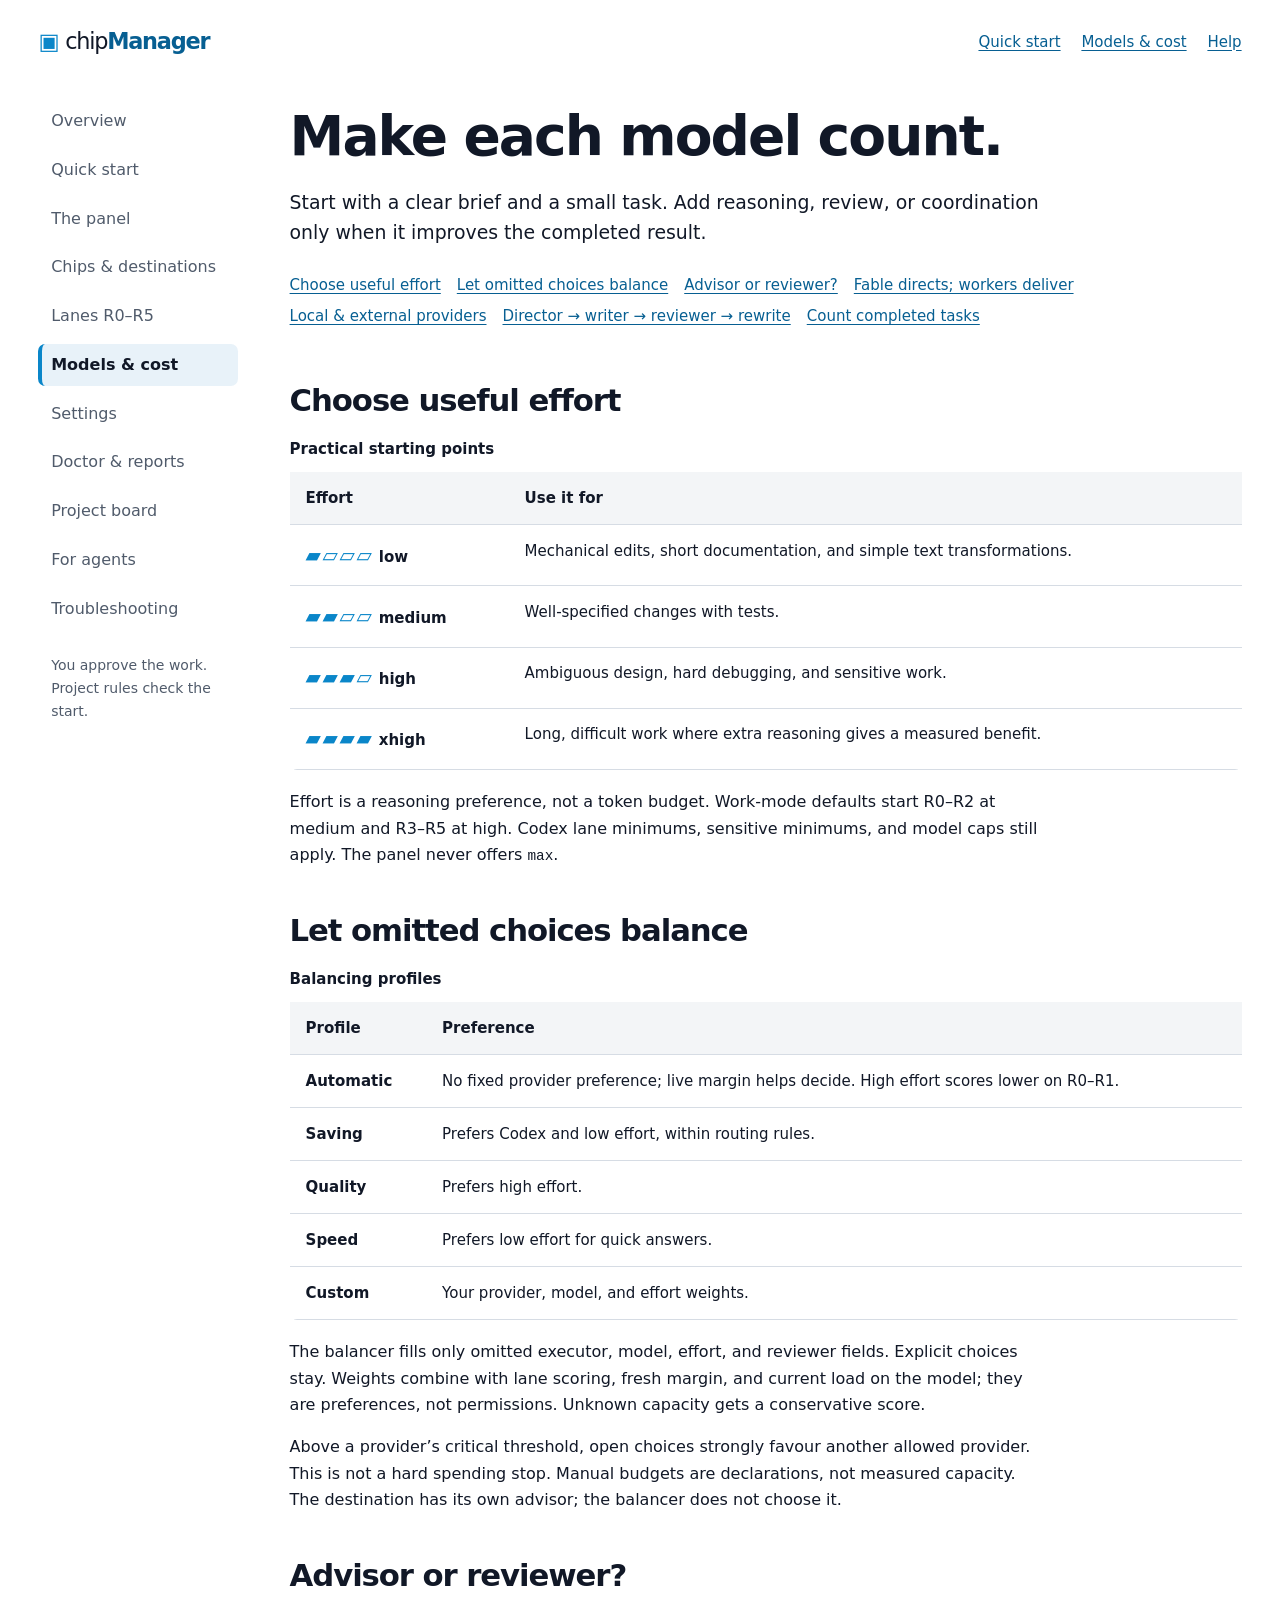
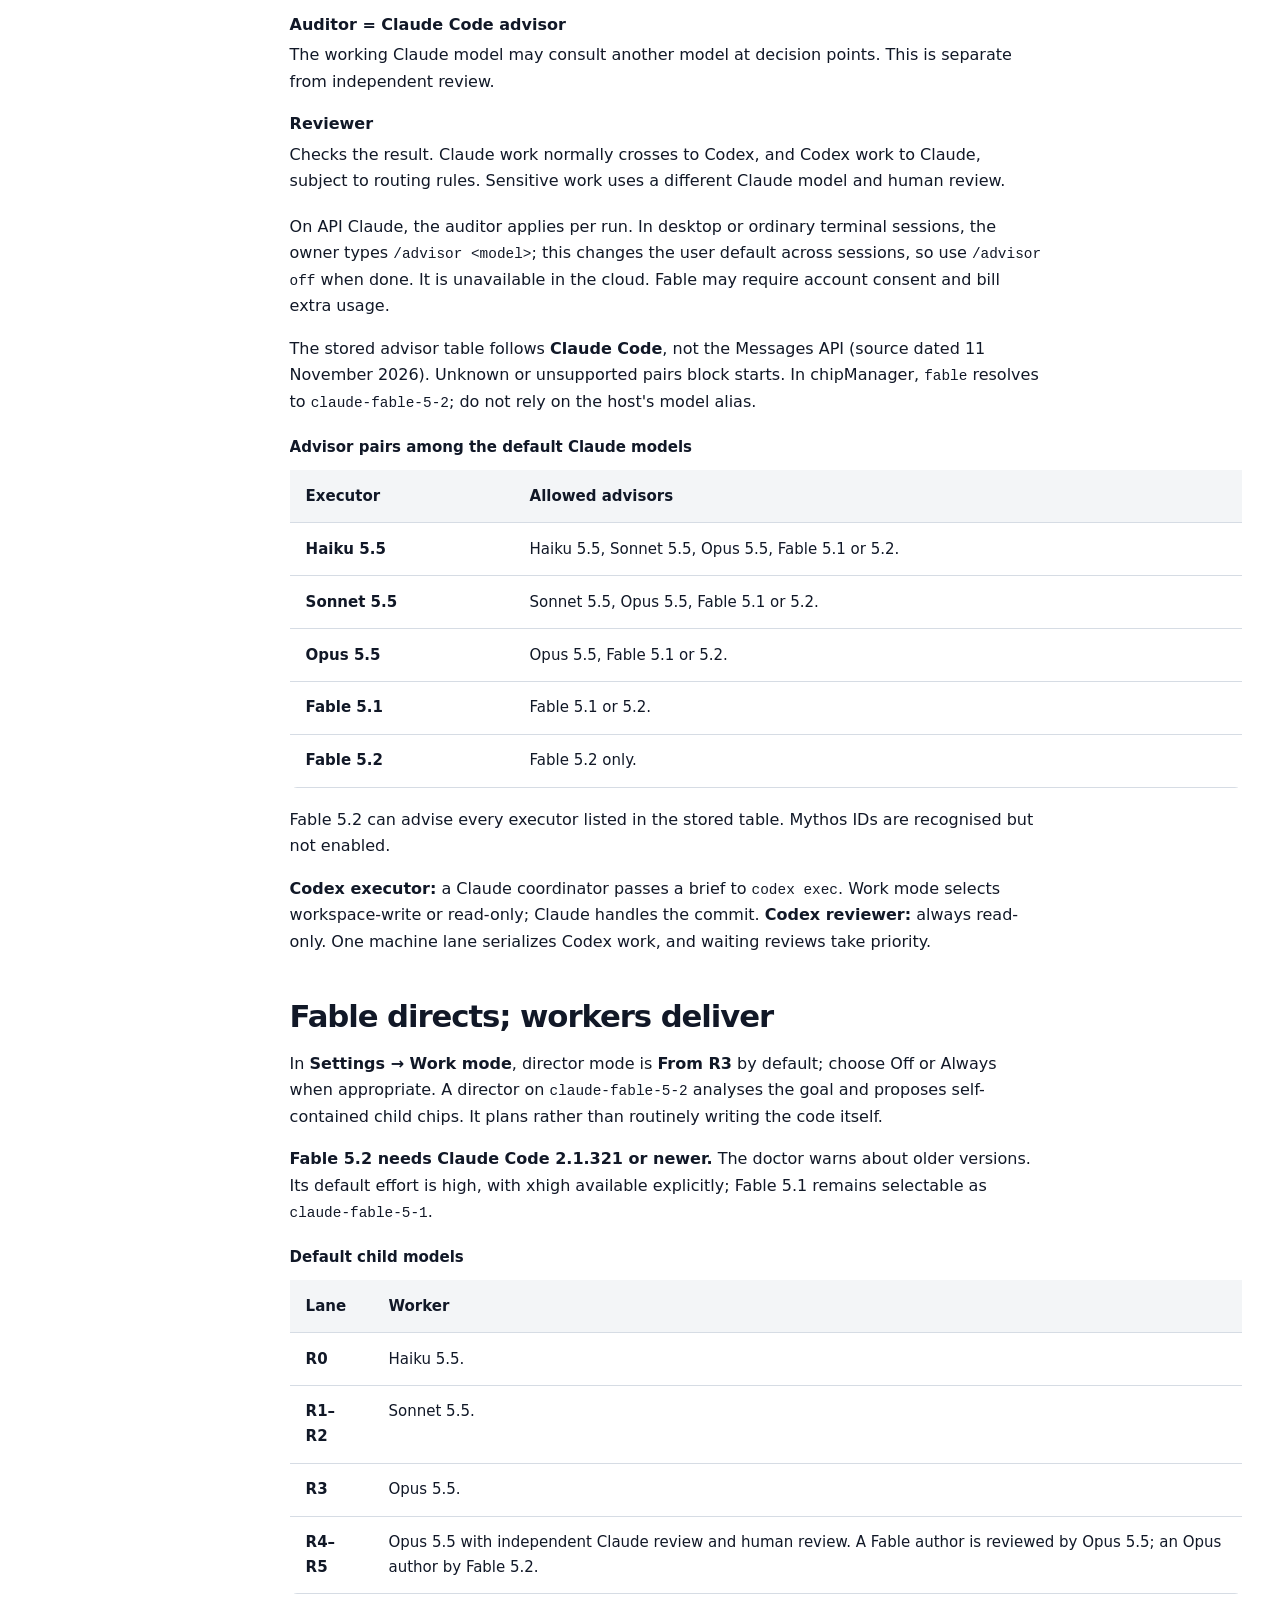
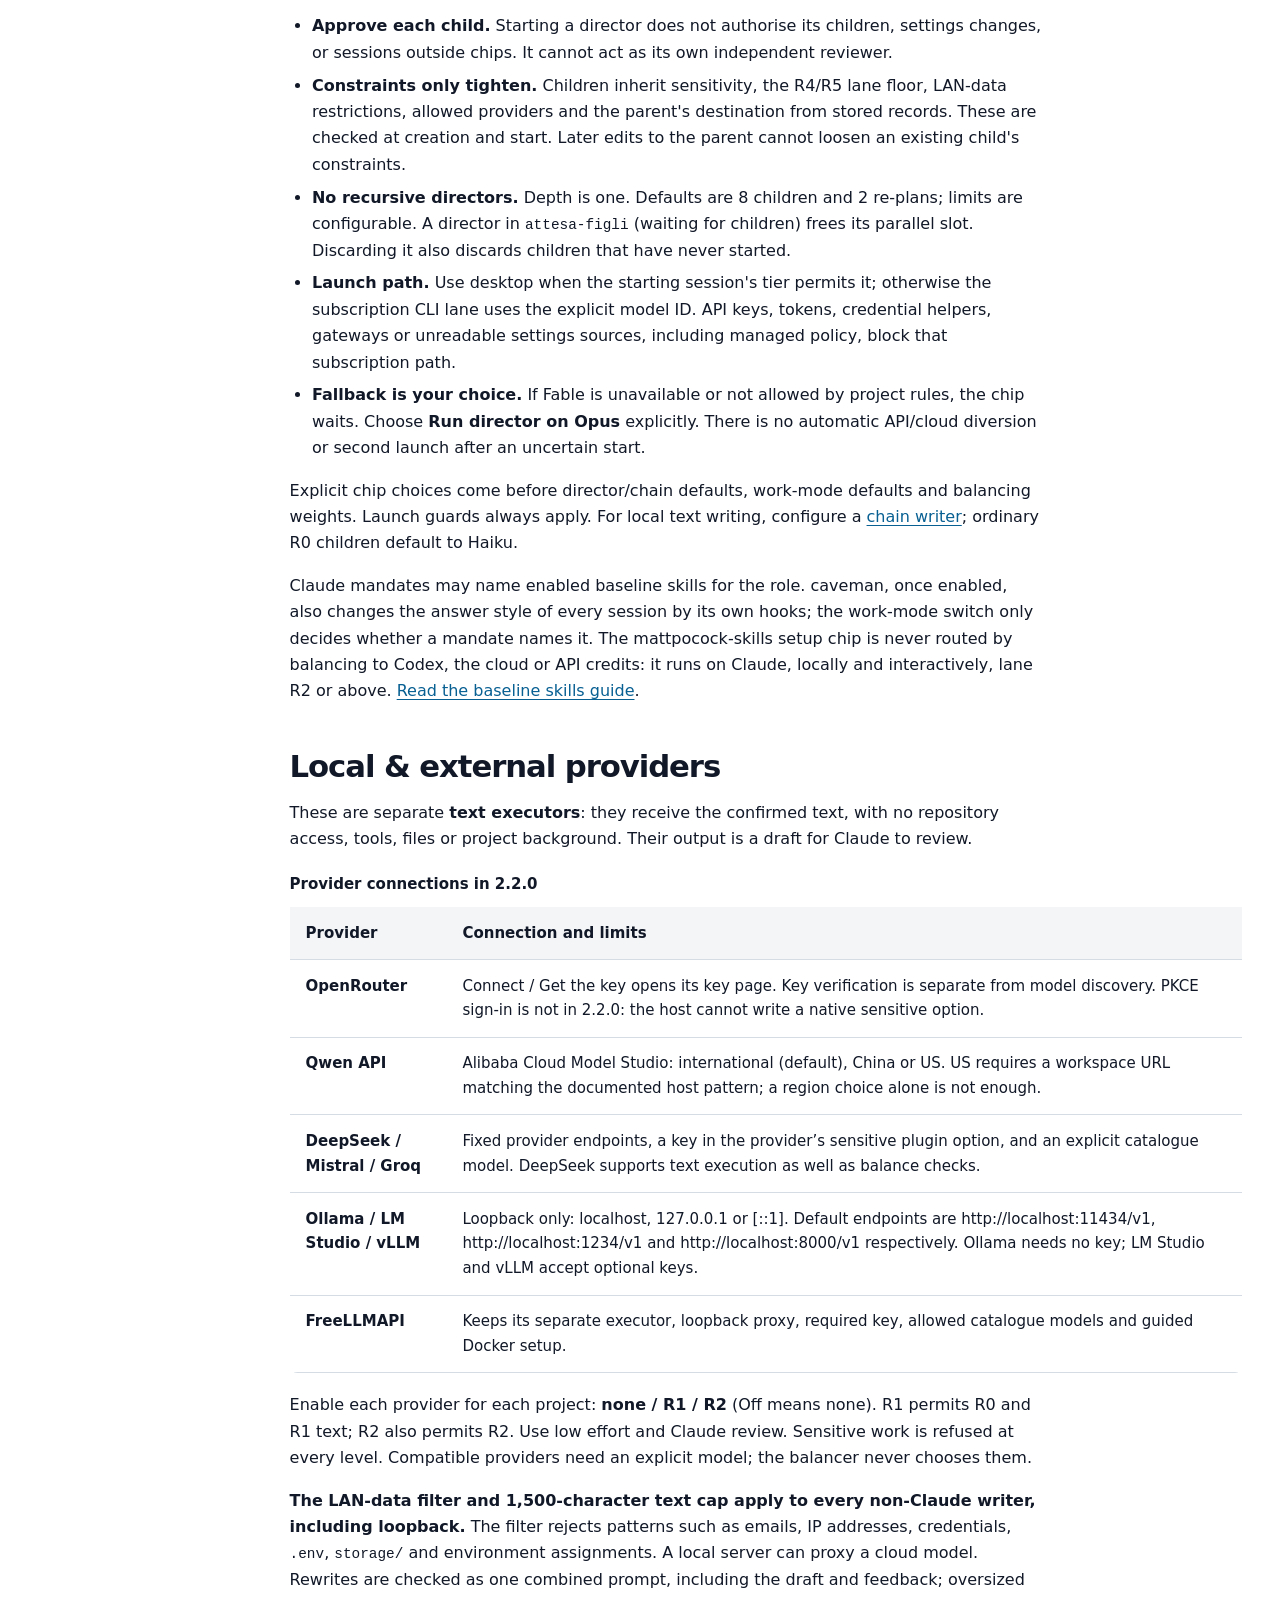
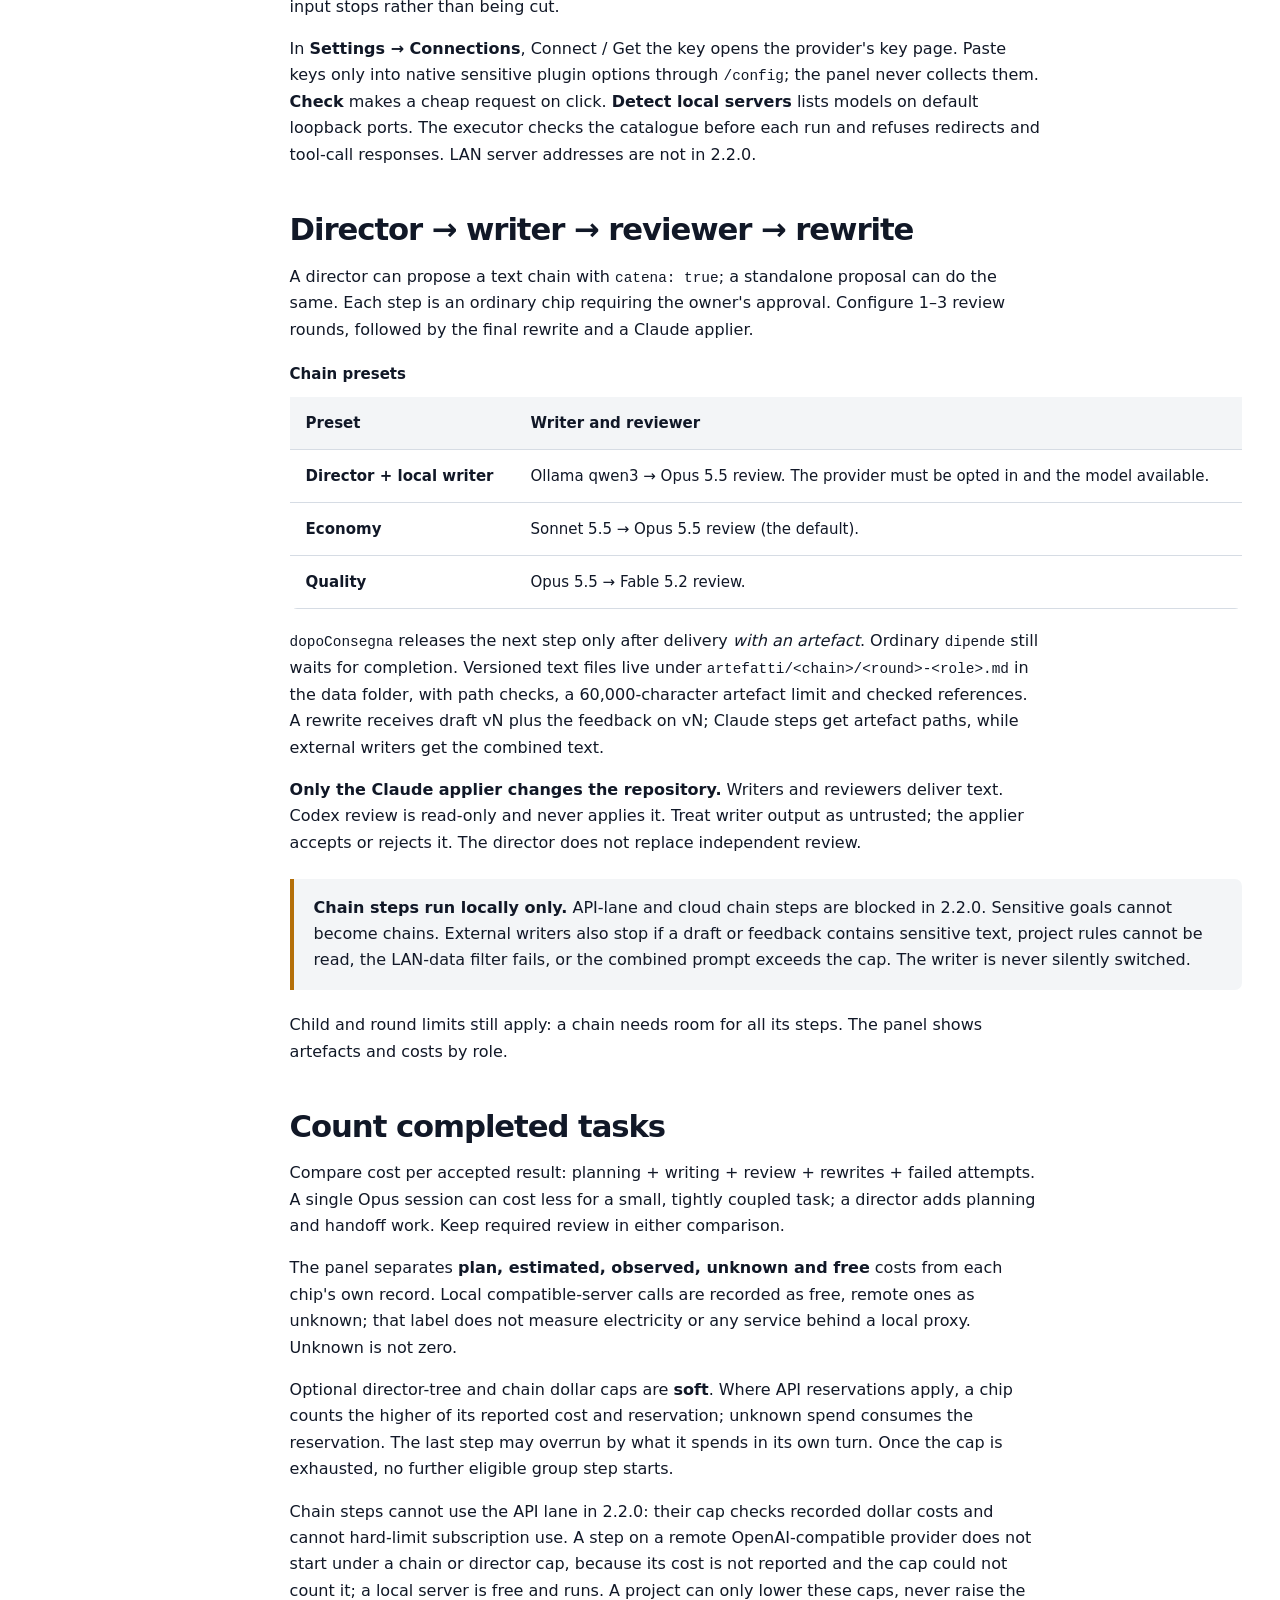
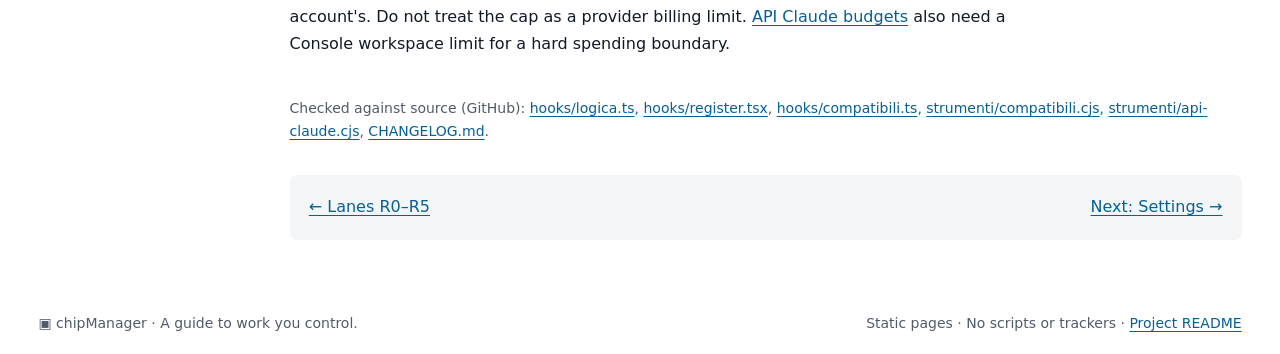
<file: docs/site/models.html>
<!doctype html>
<html lang="en">
<head>
  <meta charset="utf-8">
  <meta name="viewport" content="width=device-width, initial-scale=1">
  <meta name="color-scheme" content="light dark">
  <meta name="description" content="Start with a clear brief and a small task. Add reasoning, review, or coordination only when it improves the completed result.">
  <title>Models &amp; cost · chipManager</title>
  <link rel="stylesheet" href="site.css">
</head>
<body>
<a class="skip" href="#main">Skip to content</a>
<header class="masthead frame">
  <a class="brand" href="index.html" aria-label="chipManager home"><span class="glyph" aria-hidden="true">▣</span>chip<strong>Manager</strong></a>
  <nav aria-label="Quick links"><a href="quick-start.html">Quick start</a><a href="models.html">Models &amp; cost</a><a href="faq.html">Help</a></nav>
</header>
<div class="shell frame">
  <aside class="sidebar" aria-label="Guide navigation">
    <nav class="desktop-chapters" aria-label="Chapters"><ul><li><a href="index.html">Overview</a></li><li><a href="quick-start.html">Quick start</a></li><li><a href="panel.html">The panel</a></li><li><a href="chips.html">Chips & destinations</a></li><li><a href="lanes.html">Lanes R0–R5</a></li><li><a href="models.html" aria-current="page">Models & cost</a></li><li><a href="settings.html">Settings</a></li><li><a href="doctor.html">Doctor & reports</a></li><li><a href="board.html">Project board</a></li><li><a href="agents.html">For agents</a></li><li><a href="faq.html">Troubleshooting</a></li></ul></nav>
    <details class="chapter-nav"><summary>Browse the guide</summary><nav aria-label="Chapters"><ul><li><a href="index.html">Overview</a></li><li><a href="quick-start.html">Quick start</a></li><li><a href="panel.html">The panel</a></li><li><a href="chips.html">Chips & destinations</a></li><li><a href="lanes.html">Lanes R0–R5</a></li><li><a href="models.html" aria-current="page">Models & cost</a></li><li><a href="settings.html">Settings</a></li><li><a href="doctor.html">Doctor & reports</a></li><li><a href="board.html">Project board</a></li><li><a href="agents.html">For agents</a></li><li><a href="faq.html">Troubleshooting</a></li></ul></nav></details>
    <p class="sidebar-note">You approve the work.<br>Project rules check the start.</p>
  </aside>
  <main id="main" tabindex="-1">
    <header class="intro"><h1>Make each model count.</h1><p class="lead">Start with a clear brief and a small task. Add reasoning, review, or coordination only when it improves the completed result.</p><nav class="on-page" aria-label="On this page"><a href="#effort">Choose useful effort</a><a href="#balancing">Let omitted choices balance</a><a href="#review">Advisor or reviewer?</a><a href="#director">Fable directs; workers deliver</a><a href="#providers">Local &amp; external providers</a><a href="#pipelines">Director → writer → reviewer → rewrite</a><a href="#cost">Count completed tasks</a></nav></header><section id="effort" aria-labelledby="effort-title"><h2 id="effort-title">Choose useful effort</h2><div class="table-wrap" role="region" aria-label="Practical starting points" tabindex="0"><table><caption>Practical starting points</caption><thead><tr><th scope="col">Effort</th><th scope="col">Use it for</th></tr></thead><tbody><tr><th scope="row"><span class="bar" aria-hidden="true">▰▱▱▱</span> low</th><td>Mechanical edits, short documentation, and simple text transformations.</td></tr><tr><th scope="row"><span class="bar" aria-hidden="true">▰▰▱▱</span> medium</th><td>Well-specified changes with tests.</td></tr><tr><th scope="row"><span class="bar" aria-hidden="true">▰▰▰▱</span> high</th><td>Ambiguous design, hard debugging, and sensitive work.</td></tr><tr><th scope="row"><span class="bar" aria-hidden="true">▰▰▰▰</span> xhigh</th><td>Long, difficult work where extra reasoning gives a measured benefit.</td></tr></tbody></table></div><p>Effort is a reasoning preference, not a token budget. Work-mode defaults start R0–R2 at medium and R3–R5 at high. Codex lane minimums, sensitive minimums, and model caps still apply. The panel never offers <code>max</code>.</p></section><section id="balancing" aria-labelledby="balancing-title"><h2 id="balancing-title">Let omitted choices balance</h2><div class="table-wrap" role="region" aria-label="Balancing profiles" tabindex="0"><table><caption>Balancing profiles</caption><thead><tr><th scope="col">Profile</th><th scope="col">Preference</th></tr></thead><tbody><tr><th scope="row">Automatic</th><td>No fixed provider preference; live margin helps decide. High effort scores lower on R0–R1.</td></tr><tr><th scope="row">Saving</th><td>Prefers Codex and low effort, within routing rules.</td></tr><tr><th scope="row">Quality</th><td>Prefers high effort.</td></tr><tr><th scope="row">Speed</th><td>Prefers low effort for quick answers.</td></tr><tr><th scope="row">Custom</th><td>Your provider, model, and effort weights.</td></tr></tbody></table></div><p>The balancer fills only omitted executor, model, effort, and reviewer fields. Explicit choices stay. Weights combine with lane scoring, fresh margin, and current load on the model; they are preferences, not permissions. Unknown capacity gets a conservative score.</p><p>Above a provider’s critical threshold, open choices strongly favour another allowed provider. This is not a hard spending stop. Manual budgets are declarations, not measured capacity. The destination has its own advisor; the balancer does not choose it.</p></section><section id="review" aria-labelledby="review-title"><h2 id="review-title">Advisor or reviewer?</h2><dl><dt>Auditor = Claude Code advisor</dt><dd>The working Claude model may consult another model at decision points. This is separate from independent review.</dd><dt>Reviewer</dt><dd>Checks the result. Claude work normally crosses to Codex, and Codex work to Claude, subject to routing rules. Sensitive work uses a different Claude model and human review.</dd></dl><p>On API Claude, the auditor applies per run. In desktop or ordinary terminal sessions, the owner types <code>/advisor &lt;model&gt;</code>; this changes the user default across sessions, so use <code>/advisor off</code> when done. It is unavailable in the cloud. Fable may require account consent and bill extra usage.</p><p>The stored advisor table follows <strong>Claude Code</strong>, not the Messages API (source dated 11 November 2026). Unknown or unsupported pairs block starts. In chipManager, <code>fable</code> resolves to <code>claude-fable-5-2</code>; do not rely on the host's model alias.</p><div class="table-wrap" role="region" aria-label="Advisor pairs among the default Claude models" tabindex="0"><table><caption>Advisor pairs among the default Claude models</caption><thead><tr><th scope="col">Executor</th><th scope="col">Allowed advisors</th></tr></thead><tbody><tr><th scope="row">Haiku 5.5</th><td>Haiku 5.5, Sonnet 5.5, Opus 5.5, Fable 5.1 or 5.2.</td></tr><tr><th scope="row">Sonnet 5.5</th><td>Sonnet 5.5, Opus 5.5, Fable 5.1 or 5.2.</td></tr><tr><th scope="row">Opus 5.5</th><td>Opus 5.5, Fable 5.1 or 5.2.</td></tr><tr><th scope="row">Fable 5.1</th><td>Fable 5.1 or 5.2.</td></tr><tr><th scope="row">Fable 5.2</th><td>Fable 5.2 only.</td></tr></tbody></table></div><p>Fable 5.2 can advise every executor listed in the stored table. Mythos IDs are recognised but not enabled.</p><p><strong>Codex executor:</strong> a Claude coordinator passes a brief to <code>codex exec</code>. Work mode selects workspace-write or read-only; Claude handles the commit. <strong>Codex reviewer:</strong> always read-only. One machine lane serializes Codex work, and waiting reviews take priority.</p></section><section id="director" aria-labelledby="director-title"><h2 id="director-title">Fable directs; workers deliver</h2><p>In <strong>Settings → Work mode</strong>, director mode is <strong>From R3</strong> by default; choose Off or Always when appropriate. A director on <code>claude-fable-5-2</code> analyses the goal and proposes self-contained child chips. It plans rather than routinely writing the code itself.</p><p><strong>Fable 5.2 needs Claude Code 2.1.321 or newer.</strong> The doctor warns about older versions. Its default effort is high, with xhigh available explicitly; Fable 5.1 remains selectable as <code>claude-fable-5-1</code>.</p><div class="table-wrap" role="region" aria-label="Default child models" tabindex="0"><table><caption>Default child models</caption><thead><tr><th scope="col">Lane</th><th scope="col">Worker</th></tr></thead><tbody><tr><th scope="row">R0</th><td>Haiku 5.5.</td></tr><tr><th scope="row">R1–R2</th><td>Sonnet 5.5.</td></tr><tr><th scope="row">R3</th><td>Opus 5.5.</td></tr><tr><th scope="row">R4–R5</th><td>Opus 5.5 with independent Claude review and human review. A Fable author is reviewed by Opus 5.5; an Opus author by Fable 5.2.</td></tr></tbody></table></div><ul><li><strong>Approve each child.</strong> Starting a director does not authorise its children, settings changes, or sessions outside chips. It cannot act as its own independent reviewer.</li><li><strong>Constraints only tighten.</strong> Children inherit sensitivity, the R4/R5 lane floor, LAN-data restrictions, allowed providers and the parent's destination from stored records. These are checked at creation and start. Later edits to the parent cannot loosen an existing child's constraints.</li><li><strong>No recursive directors.</strong> Depth is one. Defaults are 8 children and 2 re-plans; limits are configurable. A director in <code>attesa-figli</code> (waiting for children) frees its parallel slot. Discarding it also discards children that have never started.</li><li><strong>Launch path.</strong> Use desktop when the starting session's tier permits it; otherwise the subscription CLI lane uses the explicit model ID. API keys, tokens, credential helpers, gateways or unreadable settings sources, including managed policy, block that subscription path.</li><li><strong>Fallback is your choice.</strong> If Fable is unavailable or not allowed by project rules, the chip waits. Choose <strong>Run director on Opus</strong> explicitly. There is no automatic API/cloud diversion or second launch after an uncertain start.</li></ul><p>Explicit chip choices come before director/chain defaults, work-mode defaults and balancing weights. Launch guards always apply. For local text writing, configure a <a href="#pipelines">chain writer</a>; ordinary R0 children default to Haiku.</p><p id="skills">Claude mandates may name enabled baseline skills for the role. caveman, once enabled, also changes the answer style of every session by its own hooks; the work-mode switch only decides whether a mandate names it. The mattpocock-skills setup chip is never routed by balancing to Codex, the cloud or API credits: it runs on Claude, locally and interactively, lane R2 or above. <a href="settings.html#skills">Read the baseline skills guide</a>.</p></section><section id="providers" aria-labelledby="providers-title"><h2 id="providers-title">Local &amp; external providers</h2><p>These are separate <strong>text executors</strong>: they receive the confirmed text, with no repository access, tools, files or project background. Their output is a draft for Claude to review.</p><div class="table-wrap" role="region" aria-label="Provider connections in 2.2.0" tabindex="0"><table><caption>Provider connections in 2.2.0</caption><thead><tr><th scope="col">Provider</th><th scope="col">Connection and limits</th></tr></thead><tbody><tr><th scope="row">OpenRouter</th><td>Connect / Get the key opens its key page. Key verification is separate from model discovery. PKCE sign-in is not in 2.2.0: the host cannot write a native sensitive option.</td></tr><tr><th scope="row">Qwen API</th><td>Alibaba Cloud Model Studio: international (default), China or US. US requires a workspace URL matching the documented host pattern; a region choice alone is not enough.</td></tr><tr><th scope="row">DeepSeek / Mistral / Groq</th><td>Fixed provider endpoints, a key in the provider’s sensitive plugin option, and an explicit catalogue model. DeepSeek supports text execution as well as balance checks.</td></tr><tr><th scope="row">Ollama / LM Studio / vLLM</th><td>Loopback only: localhost, 127.0.0.1 or [::1]. Default endpoints are http://localhost:11434/v1, http://localhost:1234/v1 and http://localhost:8000/v1 respectively. Ollama needs no key; LM Studio and vLLM accept optional keys.</td></tr><tr><th scope="row">FreeLLMAPI</th><td>Keeps its separate executor, loopback proxy, required key, allowed catalogue models and guided Docker setup.</td></tr></tbody></table></div><p>Enable each provider for each project: <strong>none / R1 / R2</strong> (Off means none). R1 permits R0 and R1 text; R2 also permits R2. Use low effort and Claude review. Sensitive work is refused at every level. Compatible providers need an explicit model; the balancer never chooses them.</p><p><strong>The LAN-data filter and 1,500-character text cap apply to every non-Claude writer, including loopback.</strong> The filter rejects patterns such as emails, IP addresses, credentials, <code>.env</code>, <code>storage/</code> and environment assignments. A local server can proxy a cloud model. Rewrites are checked as one combined prompt, including the draft and feedback; oversized input stops rather than being cut.</p><p>In <strong>Settings → Connections</strong>, Connect / Get the key opens the provider's key page. Paste keys only into native sensitive plugin options through <code>/config</code>; the panel never collects them. <strong>Check</strong> makes a cheap request on click. <strong>Detect local servers</strong> lists models on default loopback ports. The executor checks the catalogue before each run and refuses redirects and tool-call responses. LAN server addresses are not in 2.2.0.</p></section><section id="pipelines" aria-labelledby="pipelines-title"><h2 id="pipelines-title">Director → writer → reviewer → rewrite</h2><p>A director can propose a text chain with <code>catena: true</code>; a standalone proposal can do the same. Each step is an ordinary chip requiring the owner's approval. Configure 1–3 review rounds, followed by the final rewrite and a Claude applier.</p><div class="table-wrap" role="region" aria-label="Chain presets" tabindex="0"><table><caption>Chain presets</caption><thead><tr><th scope="col">Preset</th><th scope="col">Writer and reviewer</th></tr></thead><tbody><tr><th scope="row">Director + local writer</th><td>Ollama qwen3 → Opus 5.5 review. The provider must be opted in and the model available.</td></tr><tr><th scope="row">Economy</th><td>Sonnet 5.5 → Opus 5.5 review (the default).</td></tr><tr><th scope="row">Quality</th><td>Opus 5.5 → Fable 5.2 review.</td></tr></tbody></table></div><p><code>dopoConsegna</code> releases the next step only after delivery <em>with an artefact</em>. Ordinary <code>dipende</code> still waits for completion. Versioned text files live under <code>artefatti/&lt;chain&gt;/&lt;round&gt;-&lt;role&gt;.md</code> in the data folder, with path checks, a 60,000-character artefact limit and checked references. A rewrite receives draft vN plus the feedback on vN; Claude steps get artefact paths, while external writers get the combined text.</p><p><strong>Only the Claude applier changes the repository.</strong> Writers and reviewers deliver text. Codex review is read-only and never applies it. Treat writer output as untrusted; the applier accepts or rejects it. The director does not replace independent review.</p><aside class="note warning"><p><strong>Chain steps run locally only.</strong> API-lane and cloud chain steps are blocked in 2.2.0. Sensitive goals cannot become chains. External writers also stop if a draft or feedback contains sensitive text, project rules cannot be read, the LAN-data filter fails, or the combined prompt exceeds the cap. The writer is never silently switched.</p></aside><p>Child and round limits still apply: a chain needs room for all its steps. The panel shows artefacts and costs by role.</p></section><section id="cost" aria-labelledby="cost-title"><h2 id="cost-title">Count completed tasks</h2><p>Compare cost per accepted result: planning + writing + review + rewrites + failed attempts. A single Opus session can cost less for a small, tightly coupled task; a director adds planning and handoff work. Keep required review in either comparison.</p><p>The panel separates <strong>plan, estimated, observed, unknown and free</strong> costs from each chip's own record. Local compatible-server calls are recorded as free, remote ones as unknown; that label does not measure electricity or any service behind a local proxy. Unknown is not zero.</p><p>Optional director-tree and chain dollar caps are <strong>soft</strong>. Where API reservations apply, a chip counts the higher of its reported cost and reservation; unknown spend consumes the reservation. The last step may overrun by what it spends in its own turn. Once the cap is exhausted, no further eligible group step starts.</p><p>Chain steps cannot use the API lane in 2.2.0: their cap checks recorded dollar costs and cannot hard-limit subscription use. A step on a remote OpenAI-compatible provider does not start under a chain or director cap, because its cost is not reported and the cap could not count it; a local server is free and runs. A project can only lower these caps, never raise the account's. Do not treat the cap as a provider billing limit. <a href="settings.html#credits">API Claude budgets</a> also need a Console workspace limit for a hard spending boundary.</p></section>
    <p class="sources">Checked against source (GitHub): <a href="https://github.com/Elite9400/chipManager/blob/main/hooks/logica.ts">hooks/logica.ts</a>, <a href="https://github.com/Elite9400/chipManager/blob/main/hooks/register.tsx">hooks/register.tsx</a>, <a href="https://github.com/Elite9400/chipManager/blob/main/hooks/compatibili.ts">hooks/compatibili.ts</a>, <a href="https://github.com/Elite9400/chipManager/blob/main/strumenti/compatibili.cjs">strumenti/compatibili.cjs</a>, <a href="https://github.com/Elite9400/chipManager/blob/main/strumenti/api-claude.cjs">strumenti/api-claude.cjs</a>, <a href="https://github.com/Elite9400/chipManager/blob/main/CHANGELOG.md">CHANGELOG.md</a>.</p>
    <nav class="next" aria-label="Previous and next page"><a href="lanes.html">← Lanes R0–R5</a><a href="settings.html">Next: Settings →</a></nav>
  </main>
</div>
<footer class="footer frame"><span>▣ chipManager · A guide to work you control.</span><span>Static pages · No scripts or trackers · <a href="https://github.com/Elite9400/chipManager/blob/main/README.md">Project README</a></span></footer>
</body>
</html>
</file>
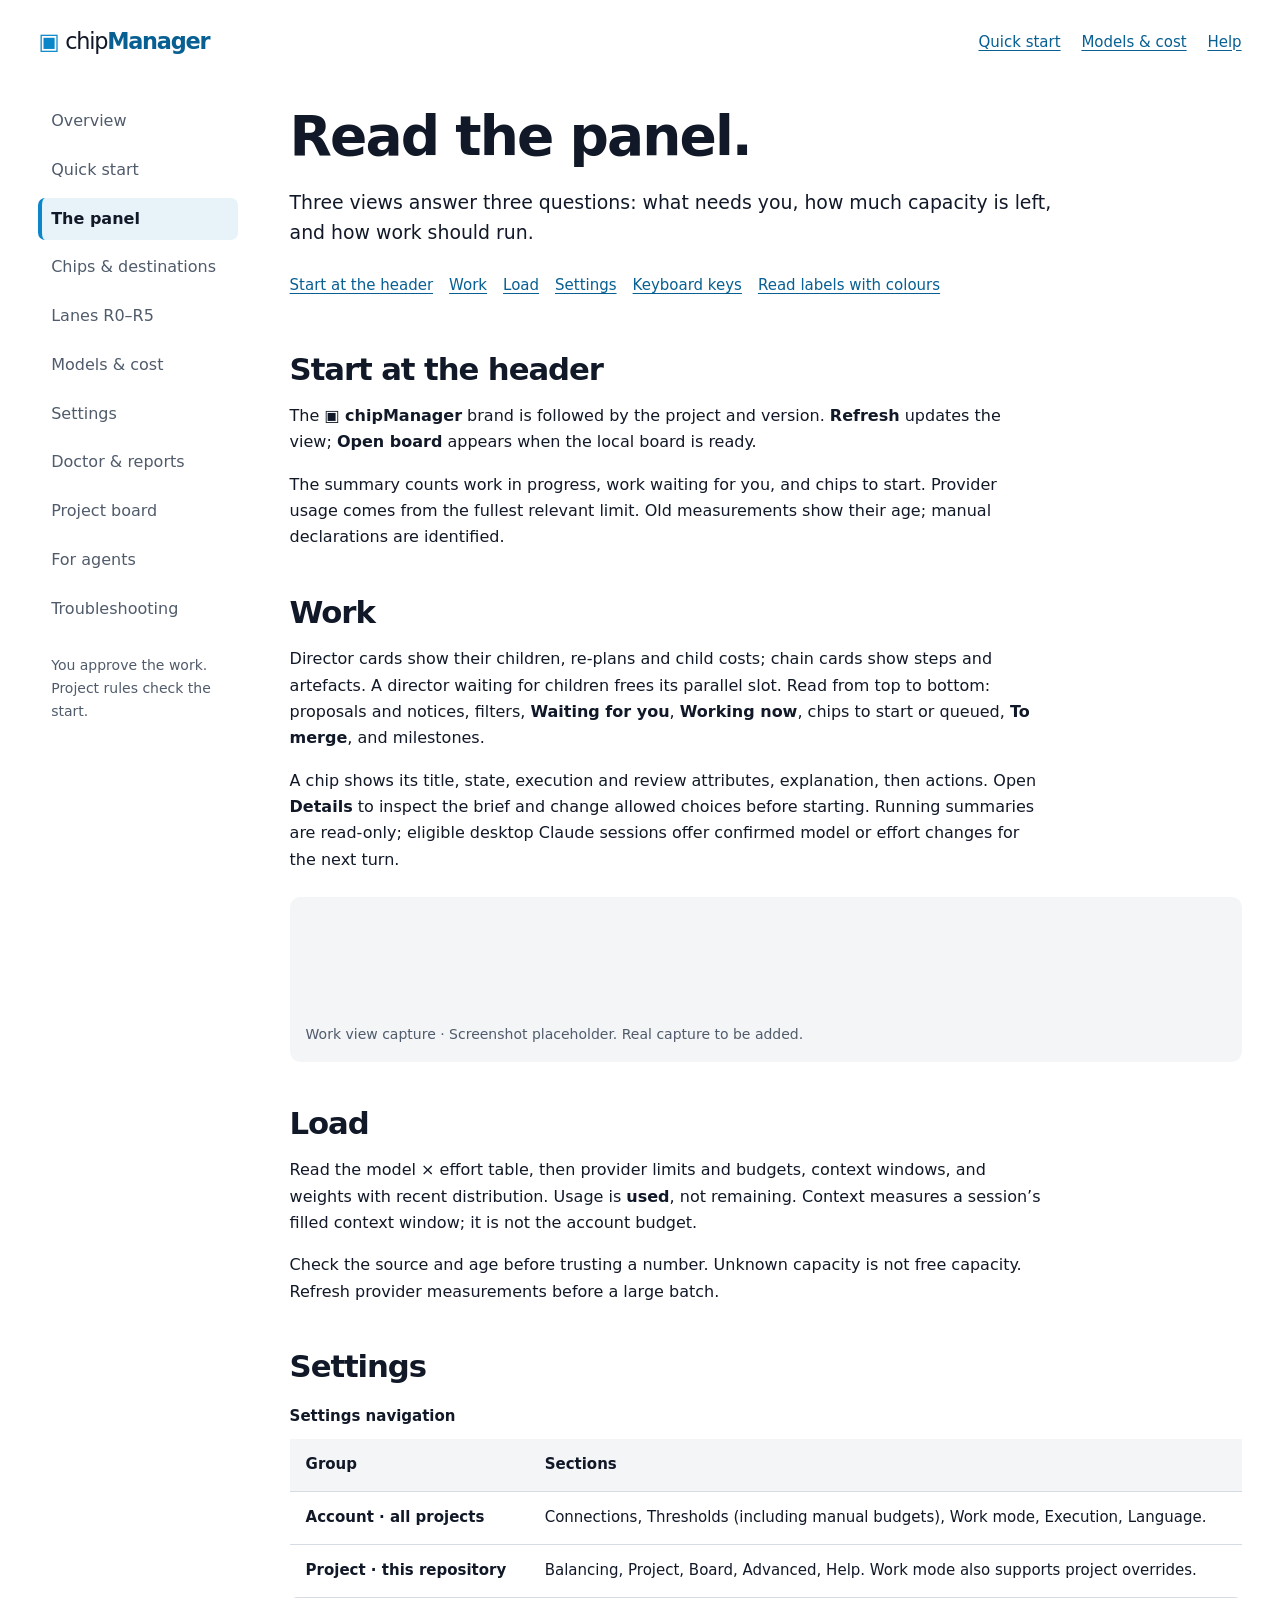
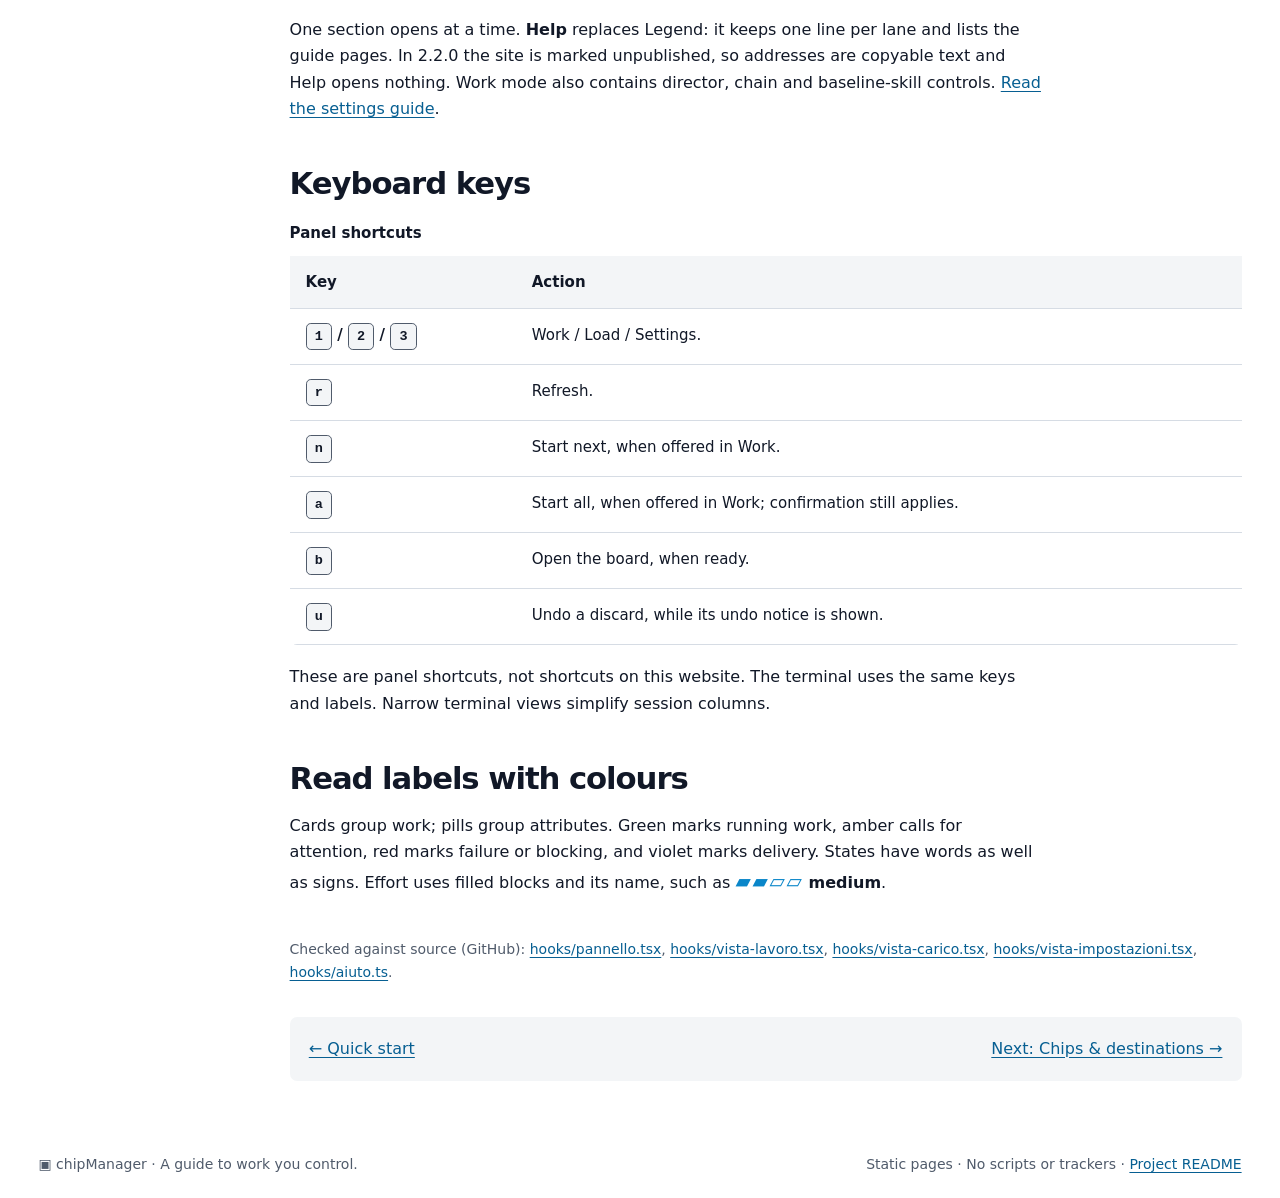
<file: docs/site/panel.html>
<!doctype html>
<html lang="en">
<head>
  <meta charset="utf-8">
  <meta name="viewport" content="width=device-width, initial-scale=1">
  <meta name="color-scheme" content="light dark">
  <meta name="description" content="Three views answer three questions: what needs you, how much capacity is left, and how work should run.">
  <title>The panel · chipManager</title>
  <link rel="stylesheet" href="site.css">
</head>
<body>
<a class="skip" href="#main">Skip to content</a>
<header class="masthead frame">
  <a class="brand" href="index.html" aria-label="chipManager home"><span class="glyph" aria-hidden="true">▣</span>chip<strong>Manager</strong></a>
  <nav aria-label="Quick links"><a href="quick-start.html">Quick start</a><a href="models.html">Models &amp; cost</a><a href="faq.html">Help</a></nav>
</header>
<div class="shell frame">
  <aside class="sidebar" aria-label="Guide navigation">
    <nav class="desktop-chapters" aria-label="Chapters"><ul><li><a href="index.html">Overview</a></li><li><a href="quick-start.html">Quick start</a></li><li><a href="panel.html" aria-current="page">The panel</a></li><li><a href="chips.html">Chips & destinations</a></li><li><a href="lanes.html">Lanes R0–R5</a></li><li><a href="models.html">Models & cost</a></li><li><a href="settings.html">Settings</a></li><li><a href="doctor.html">Doctor & reports</a></li><li><a href="board.html">Project board</a></li><li><a href="agents.html">For agents</a></li><li><a href="faq.html">Troubleshooting</a></li></ul></nav>
    <details class="chapter-nav"><summary>Browse the guide</summary><nav aria-label="Chapters"><ul><li><a href="index.html">Overview</a></li><li><a href="quick-start.html">Quick start</a></li><li><a href="panel.html" aria-current="page">The panel</a></li><li><a href="chips.html">Chips & destinations</a></li><li><a href="lanes.html">Lanes R0–R5</a></li><li><a href="models.html">Models & cost</a></li><li><a href="settings.html">Settings</a></li><li><a href="doctor.html">Doctor & reports</a></li><li><a href="board.html">Project board</a></li><li><a href="agents.html">For agents</a></li><li><a href="faq.html">Troubleshooting</a></li></ul></nav></details>
    <p class="sidebar-note">You approve the work.<br>Project rules check the start.</p>
  </aside>
  <main id="main" tabindex="-1">
    <header class="intro"><h1>Read the panel.</h1><p class="lead">Three views answer three questions: what needs you, how much capacity is left, and how work should run.</p><nav class="on-page" aria-label="On this page"><a href="#header">Start at the header</a><a href="#work">Work</a><a href="#load">Load</a><a href="#settings">Settings</a><a href="#keys">Keyboard keys</a><a href="#signs">Read labels with colours</a></nav></header><section id="header" aria-labelledby="header-title"><h2 id="header-title">Start at the header</h2><p>The <strong>▣ chipManager</strong> brand is followed by the project and version. <strong>Refresh</strong> updates the view; <strong>Open board</strong> appears when the local board is ready.</p><p>The summary counts work in progress, work waiting for you, and chips to start. Provider usage comes from the fullest relevant limit. Old measurements show their age; manual declarations are identified.</p></section><section id="work" aria-labelledby="work-title"><h2 id="work-title">Work</h2><p>Director cards show their children, re-plans and child costs; chain cards show steps and artefacts. A director waiting for children frees its parallel slot. Read from top to bottom: proposals and notices, filters, <strong>Waiting for you</strong>, <strong>Working now</strong>, chips to start or queued, <strong>To merge</strong>, and milestones.</p><p>A chip shows its title, state, execution and review attributes, explanation, then actions. Open <strong>Details</strong> to inspect the brief and change allowed choices before starting. Running summaries are read-only; eligible desktop Claude sessions offer confirmed model or effort changes for the next turn.</p><figure class="capture"><img width="960" height="100" src="data:image/svg+xml,%3Csvg%20xmlns=%27http://www.w3.org/2000/svg%27%20width=%27960%27%20height=%27100%27%3E%3C/svg%3E" alt="Screenshot placeholder: Work view with the project header, summary, a waiting chip, running sessions, and the start queue. No real capture is included."><figcaption>Work view capture · Screenshot placeholder. Real capture to be added.</figcaption></figure></section><section id="load" aria-labelledby="load-title"><h2 id="load-title">Load</h2><p>Read the model × effort table, then provider limits and budgets, context windows, and weights with recent distribution. Usage is <strong>used</strong>, not remaining. Context measures a session’s filled context window; it is not the account budget.</p><p>Check the source and age before trusting a number. Unknown capacity is not free capacity. Refresh provider measurements before a large batch.</p></section><section id="settings" aria-labelledby="settings-title"><h2 id="settings-title">Settings</h2><div class="table-wrap" role="region" aria-label="Settings navigation" tabindex="0"><table><caption>Settings navigation</caption><thead><tr><th scope="col">Group</th><th scope="col">Sections</th></tr></thead><tbody><tr><th scope="row">Account · all projects</th><td>Connections, Thresholds (including manual budgets), Work mode, Execution, Language.</td></tr><tr><th scope="row">Project · this repository</th><td>Balancing, Project, Board, Advanced, Help. Work mode also supports project overrides.</td></tr></tbody></table></div><p>One section opens at a time. <strong>Help</strong> replaces Legend: it keeps one line per lane and lists the guide pages. In 2.2.0 the site is marked unpublished, so addresses are copyable text and Help opens nothing. Work mode also contains director, chain and baseline-skill controls. <a href="settings.html">Read the settings guide</a>.</p></section><section id="keys" aria-labelledby="keys-title"><h2 id="keys-title">Keyboard keys</h2><div class="table-wrap" role="region" aria-label="Panel shortcuts" tabindex="0"><table><caption>Panel shortcuts</caption><thead><tr><th scope="col">Key</th><th scope="col">Action</th></tr></thead><tbody><tr><th scope="row"><kbd>1</kbd> / <kbd>2</kbd> / <kbd>3</kbd></th><td>Work / Load / Settings.</td></tr><tr><th scope="row"><kbd>r</kbd></th><td>Refresh.</td></tr><tr><th scope="row"><kbd>n</kbd></th><td>Start next, when offered in Work.</td></tr><tr><th scope="row"><kbd>a</kbd></th><td>Start all, when offered in Work; confirmation still applies.</td></tr><tr><th scope="row"><kbd>b</kbd></th><td>Open the board, when ready.</td></tr><tr><th scope="row"><kbd>u</kbd></th><td>Undo a discard, while its undo notice is shown.</td></tr></tbody></table></div><p>These are panel shortcuts, not shortcuts on this website. The terminal uses the same keys and labels. Narrow terminal views simplify session columns.</p></section><section id="signs" aria-labelledby="signs-title"><h2 id="signs-title">Read labels with colours</h2><p>Cards group work; pills group attributes. Green marks running work, amber calls for attention, red marks failure or blocking, and violet marks delivery. States have words as well as signs. Effort uses filled blocks and its name, such as <span class="bar" aria-hidden="true">▰▰▱▱</span> <strong>medium</strong>.</p></section>
    <p class="sources">Checked against source (GitHub): <a href="https://github.com/Elite9400/chipManager/blob/main/hooks/pannello.tsx">hooks/pannello.tsx</a>, <a href="https://github.com/Elite9400/chipManager/blob/main/hooks/vista-lavoro.tsx">hooks/vista-lavoro.tsx</a>, <a href="https://github.com/Elite9400/chipManager/blob/main/hooks/vista-carico.tsx">hooks/vista-carico.tsx</a>, <a href="https://github.com/Elite9400/chipManager/blob/main/hooks/vista-impostazioni.tsx">hooks/vista-impostazioni.tsx</a>, <a href="https://github.com/Elite9400/chipManager/blob/main/hooks/aiuto.ts">hooks/aiuto.ts</a>.</p>
    <nav class="next" aria-label="Previous and next page"><a href="quick-start.html">← Quick start</a><a href="chips.html">Next: Chips & destinations →</a></nav>
  </main>
</div>
<footer class="footer frame"><span>▣ chipManager · A guide to work you control.</span><span>Static pages · No scripts or trackers · <a href="https://github.com/Elite9400/chipManager/blob/main/README.md">Project README</a></span></footer>
</body>
</html>
</file>
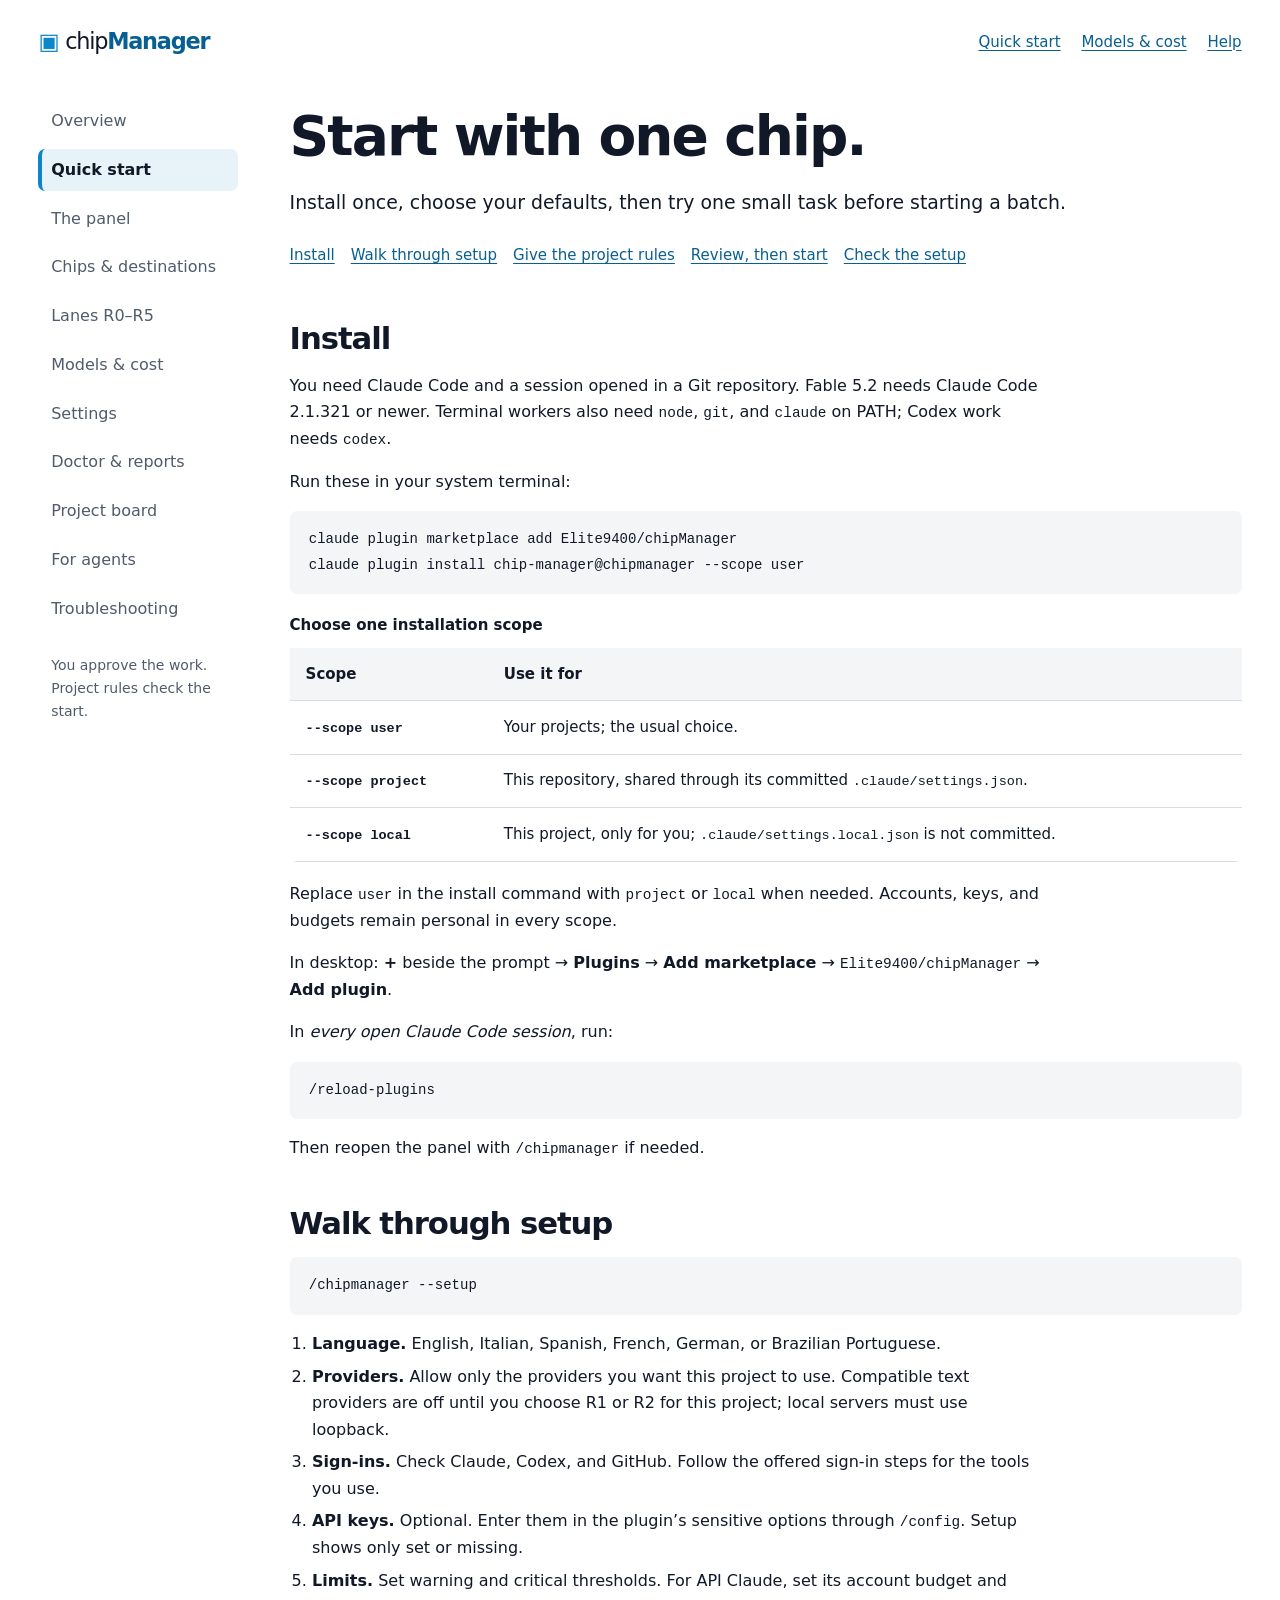
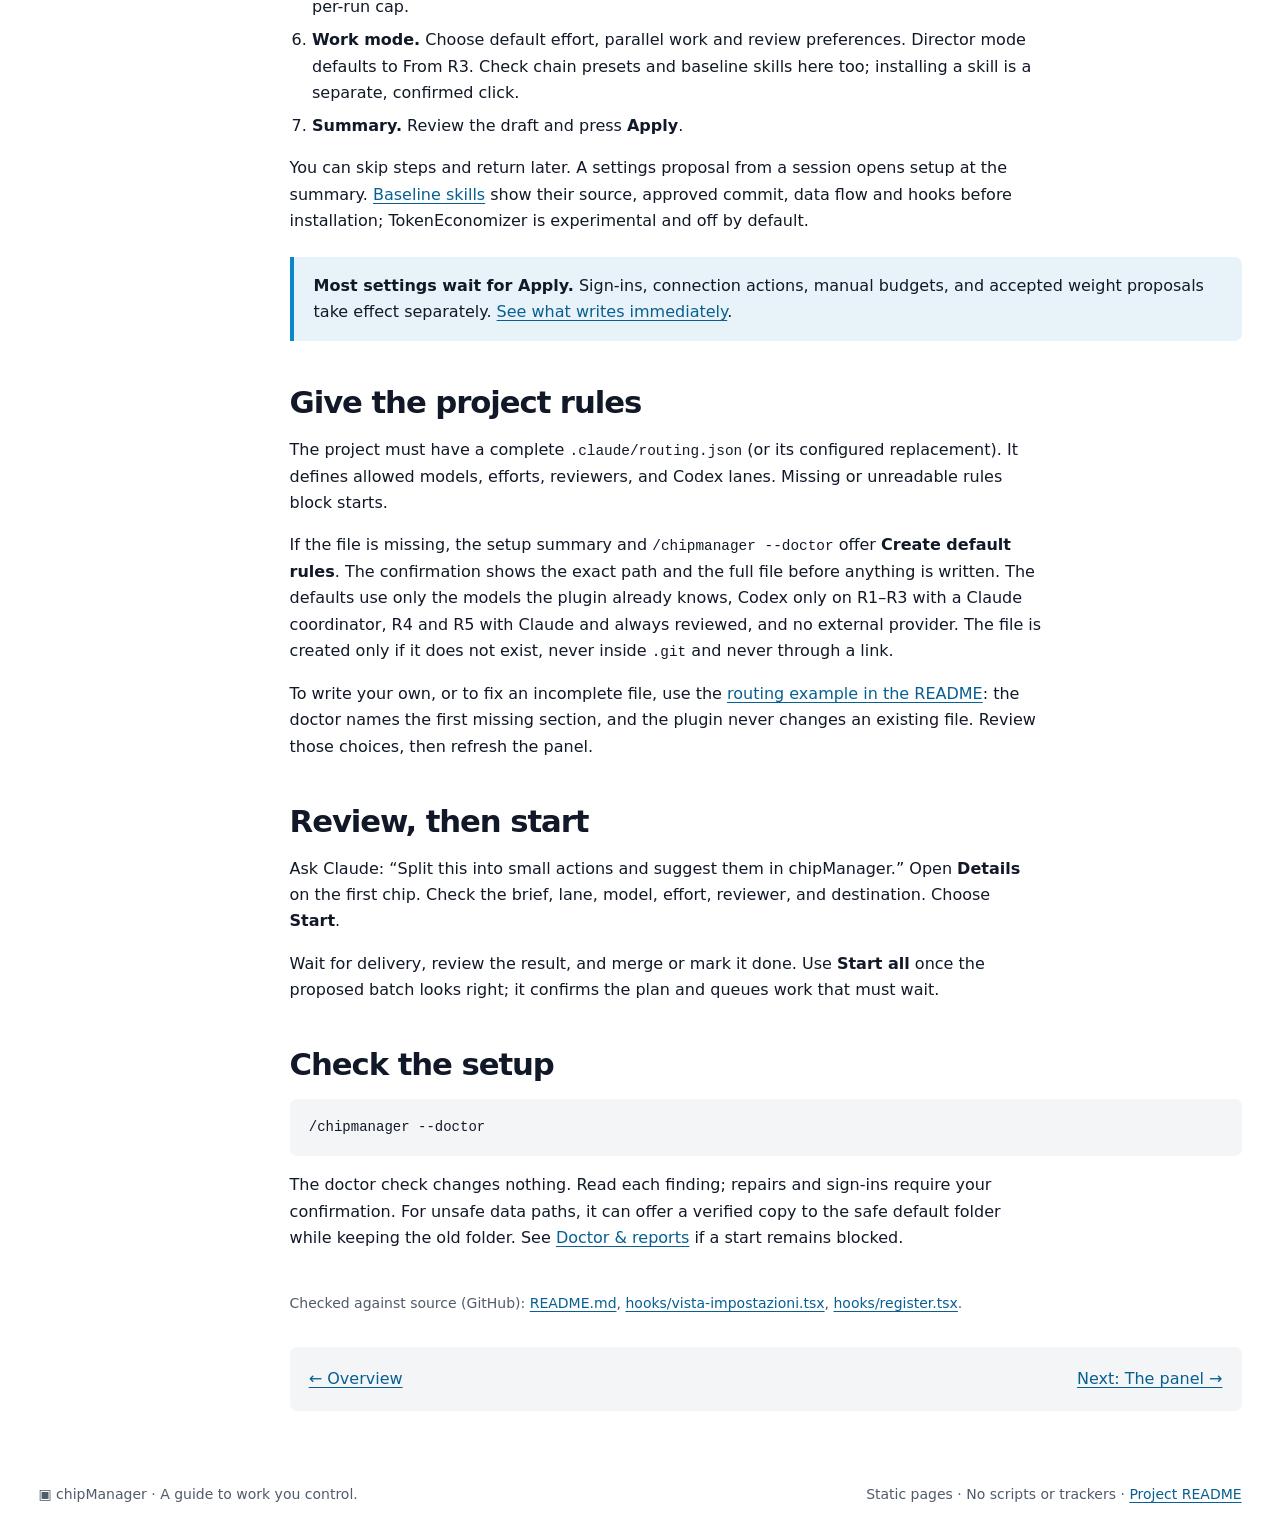
<file: docs/site/quick-start.html>
<!doctype html>
<html lang="en">
<head>
  <meta charset="utf-8">
  <meta name="viewport" content="width=device-width, initial-scale=1">
  <meta name="color-scheme" content="light dark">
  <meta name="description" content="Install once, choose your defaults, then try one small task before starting a batch.">
  <title>Quick start · chipManager</title>
  <link rel="stylesheet" href="site.css">
</head>
<body>
<a class="skip" href="#main">Skip to content</a>
<header class="masthead frame">
  <a class="brand" href="index.html" aria-label="chipManager home"><span class="glyph" aria-hidden="true">▣</span>chip<strong>Manager</strong></a>
  <nav aria-label="Quick links"><a href="quick-start.html">Quick start</a><a href="models.html">Models &amp; cost</a><a href="faq.html">Help</a></nav>
</header>
<div class="shell frame">
  <aside class="sidebar" aria-label="Guide navigation">
    <nav class="desktop-chapters" aria-label="Chapters"><ul><li><a href="index.html">Overview</a></li><li><a href="quick-start.html" aria-current="page">Quick start</a></li><li><a href="panel.html">The panel</a></li><li><a href="chips.html">Chips & destinations</a></li><li><a href="lanes.html">Lanes R0–R5</a></li><li><a href="models.html">Models & cost</a></li><li><a href="settings.html">Settings</a></li><li><a href="doctor.html">Doctor & reports</a></li><li><a href="board.html">Project board</a></li><li><a href="agents.html">For agents</a></li><li><a href="faq.html">Troubleshooting</a></li></ul></nav>
    <details class="chapter-nav"><summary>Browse the guide</summary><nav aria-label="Chapters"><ul><li><a href="index.html">Overview</a></li><li><a href="quick-start.html" aria-current="page">Quick start</a></li><li><a href="panel.html">The panel</a></li><li><a href="chips.html">Chips & destinations</a></li><li><a href="lanes.html">Lanes R0–R5</a></li><li><a href="models.html">Models & cost</a></li><li><a href="settings.html">Settings</a></li><li><a href="doctor.html">Doctor & reports</a></li><li><a href="board.html">Project board</a></li><li><a href="agents.html">For agents</a></li><li><a href="faq.html">Troubleshooting</a></li></ul></nav></details>
    <p class="sidebar-note">You approve the work.<br>Project rules check the start.</p>
  </aside>
  <main id="main" tabindex="-1">
    <header class="intro"><h1>Start with one chip.</h1><p class="lead">Install once, choose your defaults, then try one small task before starting a batch.</p><nav class="on-page" aria-label="On this page"><a href="#install">Install</a><a href="#setup">Walk through setup</a><a href="#rules">Give the project rules</a><a href="#start">Review, then start</a><a href="#check">Check the setup</a></nav></header><section id="install" aria-labelledby="install-title"><h2 id="install-title">Install</h2><p>You need Claude Code and a session opened in a Git repository. Fable 5.2 needs Claude Code 2.1.321 or newer. Terminal workers also need <code>node</code>, <code>git</code>, and <code>claude</code> on PATH; Codex work needs <code>codex</code>.</p><p>Run these in your system terminal:</p><pre><code>claude plugin marketplace add Elite9400/chipManager
claude plugin install chip-manager@chipmanager --scope user</code></pre><div class="table-wrap" role="region" aria-label="Choose one installation scope" tabindex="0"><table><caption>Choose one installation scope</caption><thead><tr><th scope="col">Scope</th><th scope="col">Use it for</th></tr></thead><tbody><tr><th scope="row"><code>--scope user</code></th><td>Your projects; the usual choice.</td></tr><tr><th scope="row"><code>--scope project</code></th><td>This repository, shared through its committed <code>.claude/settings.json</code>.</td></tr><tr><th scope="row"><code>--scope local</code></th><td>This project, only for you; <code>.claude/settings.local.json</code> is not committed.</td></tr></tbody></table></div><p>Replace <code>user</code> in the install command with <code>project</code> or <code>local</code> when needed. Accounts, keys, and budgets remain personal in every scope.</p><p>In desktop: <strong>+</strong> beside the prompt → <strong>Plugins</strong> → <strong>Add marketplace</strong> → <code>Elite9400/chipManager</code> → <strong>Add plugin</strong>.</p><p>In <em>every open Claude Code session</em>, run:</p><pre><code>/reload-plugins</code></pre><p>Then reopen the panel with <code>/chipmanager</code> if needed.</p></section><section id="setup" aria-labelledby="setup-title"><h2 id="setup-title">Walk through setup</h2><pre><code>/chipmanager --setup</code></pre><ol><li><strong>Language.</strong> English, Italian, Spanish, French, German, or Brazilian Portuguese.</li><li><strong>Providers.</strong> Allow only the providers you want this project to use. Compatible text providers are off until you choose R1 or R2 for this project; local servers must use loopback.</li><li><strong>Sign-ins.</strong> Check Claude, Codex, and GitHub. Follow the offered sign-in steps for the tools you use.</li><li><strong>API keys.</strong> Optional. Enter them in the plugin’s sensitive options through <code>/config</code>. Setup shows only set or missing.</li><li><strong>Limits.</strong> Set warning and critical thresholds. For API Claude, set its account budget and per-run cap.</li><li><strong>Work mode.</strong> Choose default effort, parallel work and review preferences. Director mode defaults to From R3. Check chain presets and baseline skills here too; installing a skill is a separate, confirmed click.</li><li><strong>Summary.</strong> Review the draft and press <strong>Apply</strong>.</li></ol><p>You can skip steps and return later. A settings proposal from a session opens setup at the summary. <a href="settings.html#skills">Baseline skills</a> show their source, approved commit, data flow and hooks before installation; TokenEconomizer is experimental and off by default.</p><aside class="note"><p><strong>Most settings wait for Apply.</strong> Sign-ins, connection actions, manual budgets, and accepted weight proposals take effect separately. <a href="settings.html#apply">See what writes immediately</a>.</p></aside></section><section id="rules" aria-labelledby="rules-title"><h2 id="rules-title">Give the project rules</h2><p>The project must have a complete <code>.claude/routing.json</code> (or its configured replacement). It defines allowed models, efforts, reviewers, and Codex lanes. Missing or unreadable rules block starts.</p><p>If the file is missing, the setup summary and <code>/chipmanager --doctor</code> offer <strong>Create default rules</strong>. The confirmation shows the exact path and the full file before anything is written. The defaults use only the models the plugin already knows, Codex only on R1–R3 with a Claude coordinator, R4 and R5 with Claude and always reviewed, and no external provider. The file is created only if it does not exist, never inside <code>.git</code> and never through a link.</p><p>To write your own, or to fix an incomplete file, use the <a href="https://github.com/Elite9400/chipManager/blob/main/README.md#configuration">routing example in the README</a>: the doctor names the first missing section, and the plugin never changes an existing file. Review those choices, then refresh the panel.</p></section><section id="start" aria-labelledby="start-title"><h2 id="start-title">Review, then start</h2><p>Ask Claude: <q>Split this into small actions and suggest them in chipManager.</q> Open <strong>Details</strong> on the first chip. Check the brief, lane, model, effort, reviewer, and destination. Choose <strong>Start</strong>.</p><p>Wait for delivery, review the result, and merge or mark it done. Use <strong>Start all</strong> once the proposed batch looks right; it confirms the plan and queues work that must wait.</p></section><section id="check" aria-labelledby="check-title"><h2 id="check-title">Check the setup</h2><pre><code>/chipmanager --doctor</code></pre><p>The doctor check changes nothing. Read each finding; repairs and sign-ins require your confirmation. For unsafe data paths, it can offer a verified copy to the safe default folder while keeping the old folder. See <a href="doctor.html">Doctor &amp; reports</a> if a start remains blocked.</p></section>
    <p class="sources">Checked against source (GitHub): <a href="https://github.com/Elite9400/chipManager/blob/main/README.md">README.md</a>, <a href="https://github.com/Elite9400/chipManager/blob/main/hooks/vista-impostazioni.tsx">hooks/vista-impostazioni.tsx</a>, <a href="https://github.com/Elite9400/chipManager/blob/main/hooks/register.tsx">hooks/register.tsx</a>.</p>
    <nav class="next" aria-label="Previous and next page"><a href="index.html">← Overview</a><a href="panel.html">Next: The panel →</a></nav>
  </main>
</div>
<footer class="footer frame"><span>▣ chipManager · A guide to work you control.</span><span>Static pages · No scripts or trackers · <a href="https://github.com/Elite9400/chipManager/blob/main/README.md">Project README</a></span></footer>
</body>
</html>
</file>
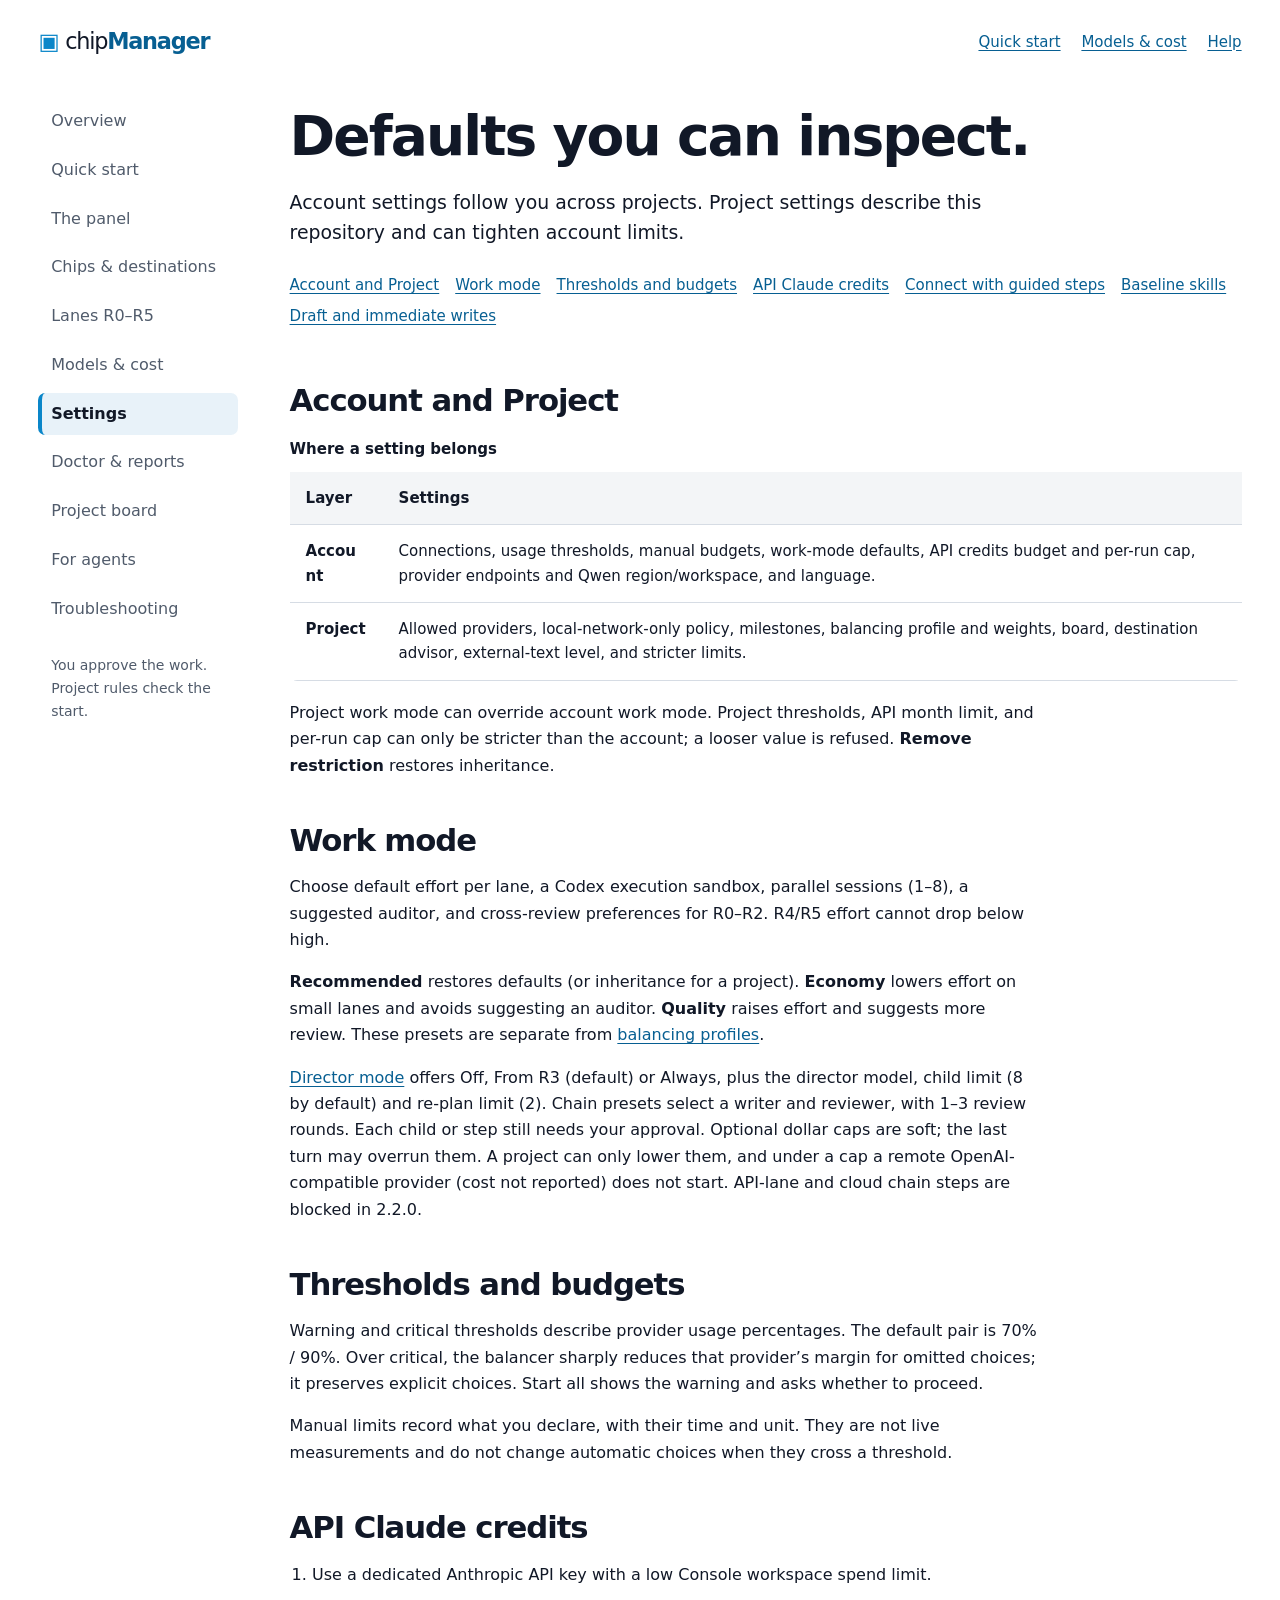
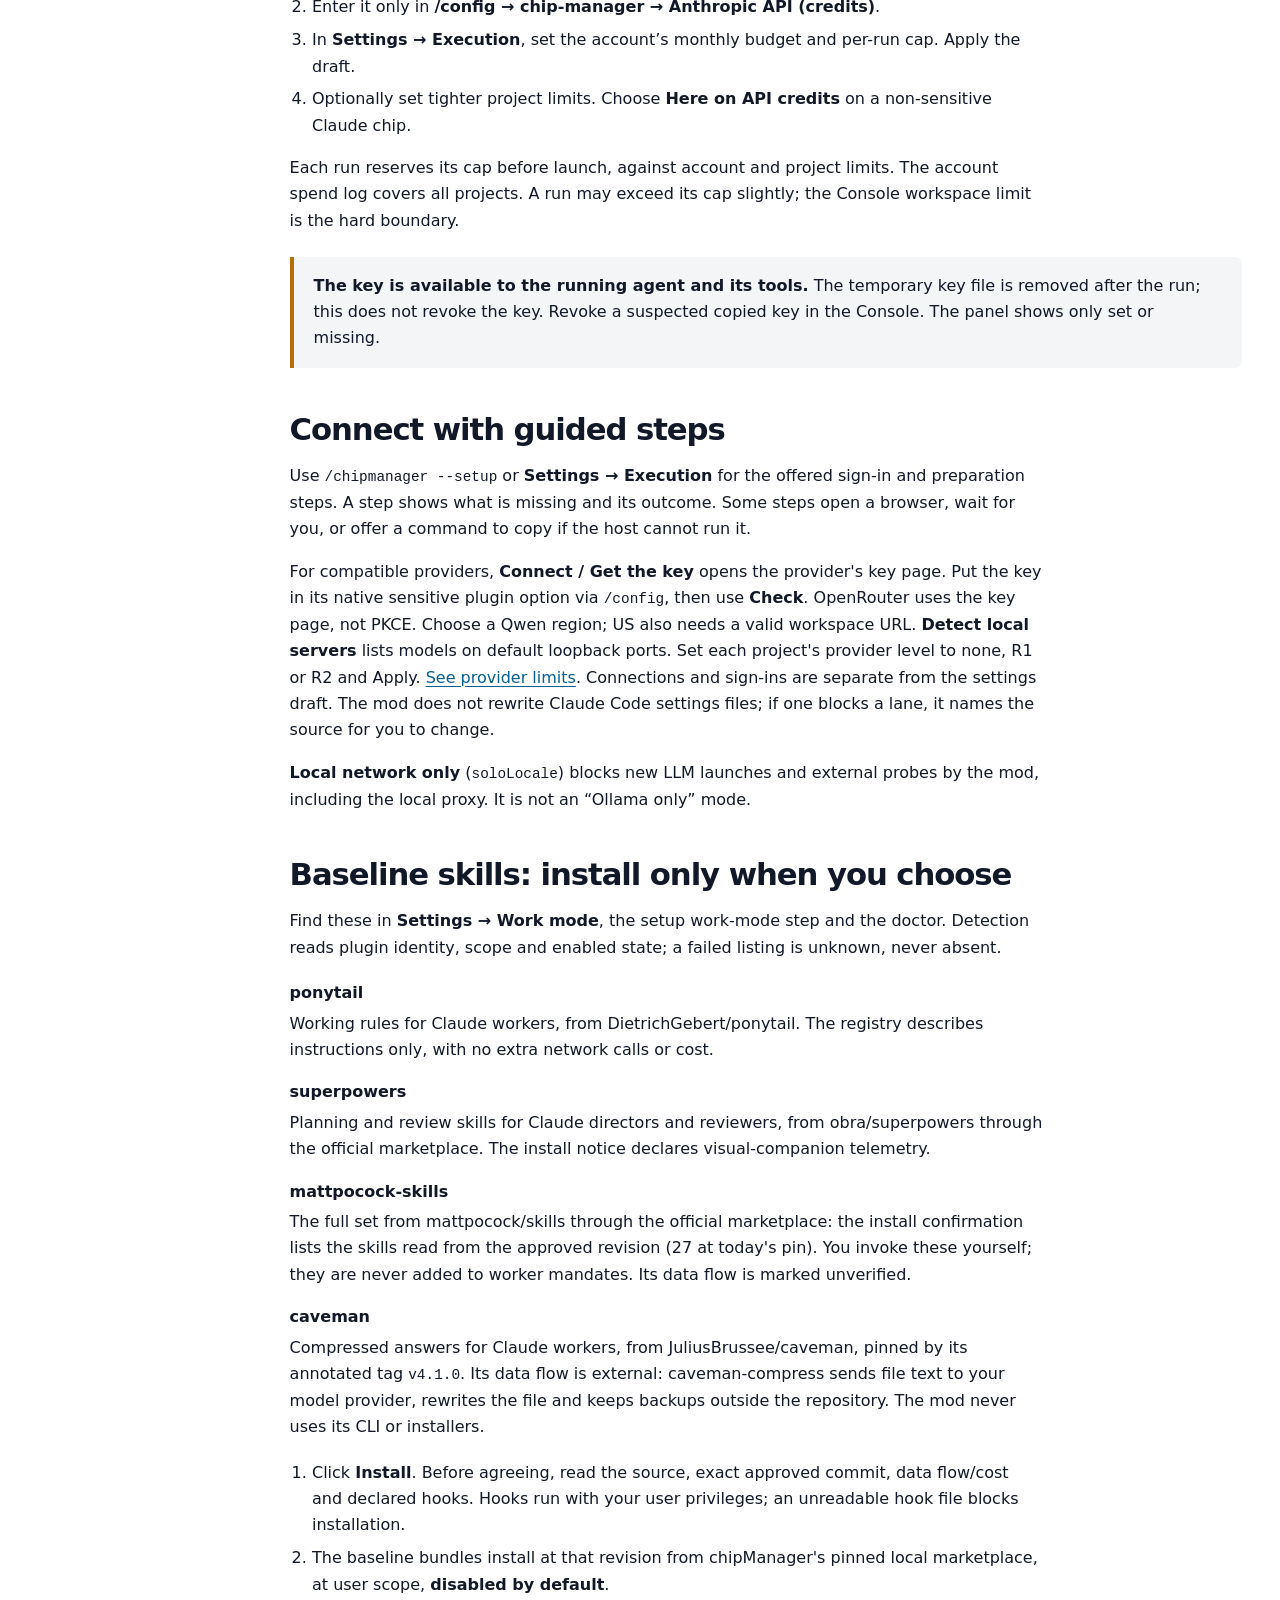
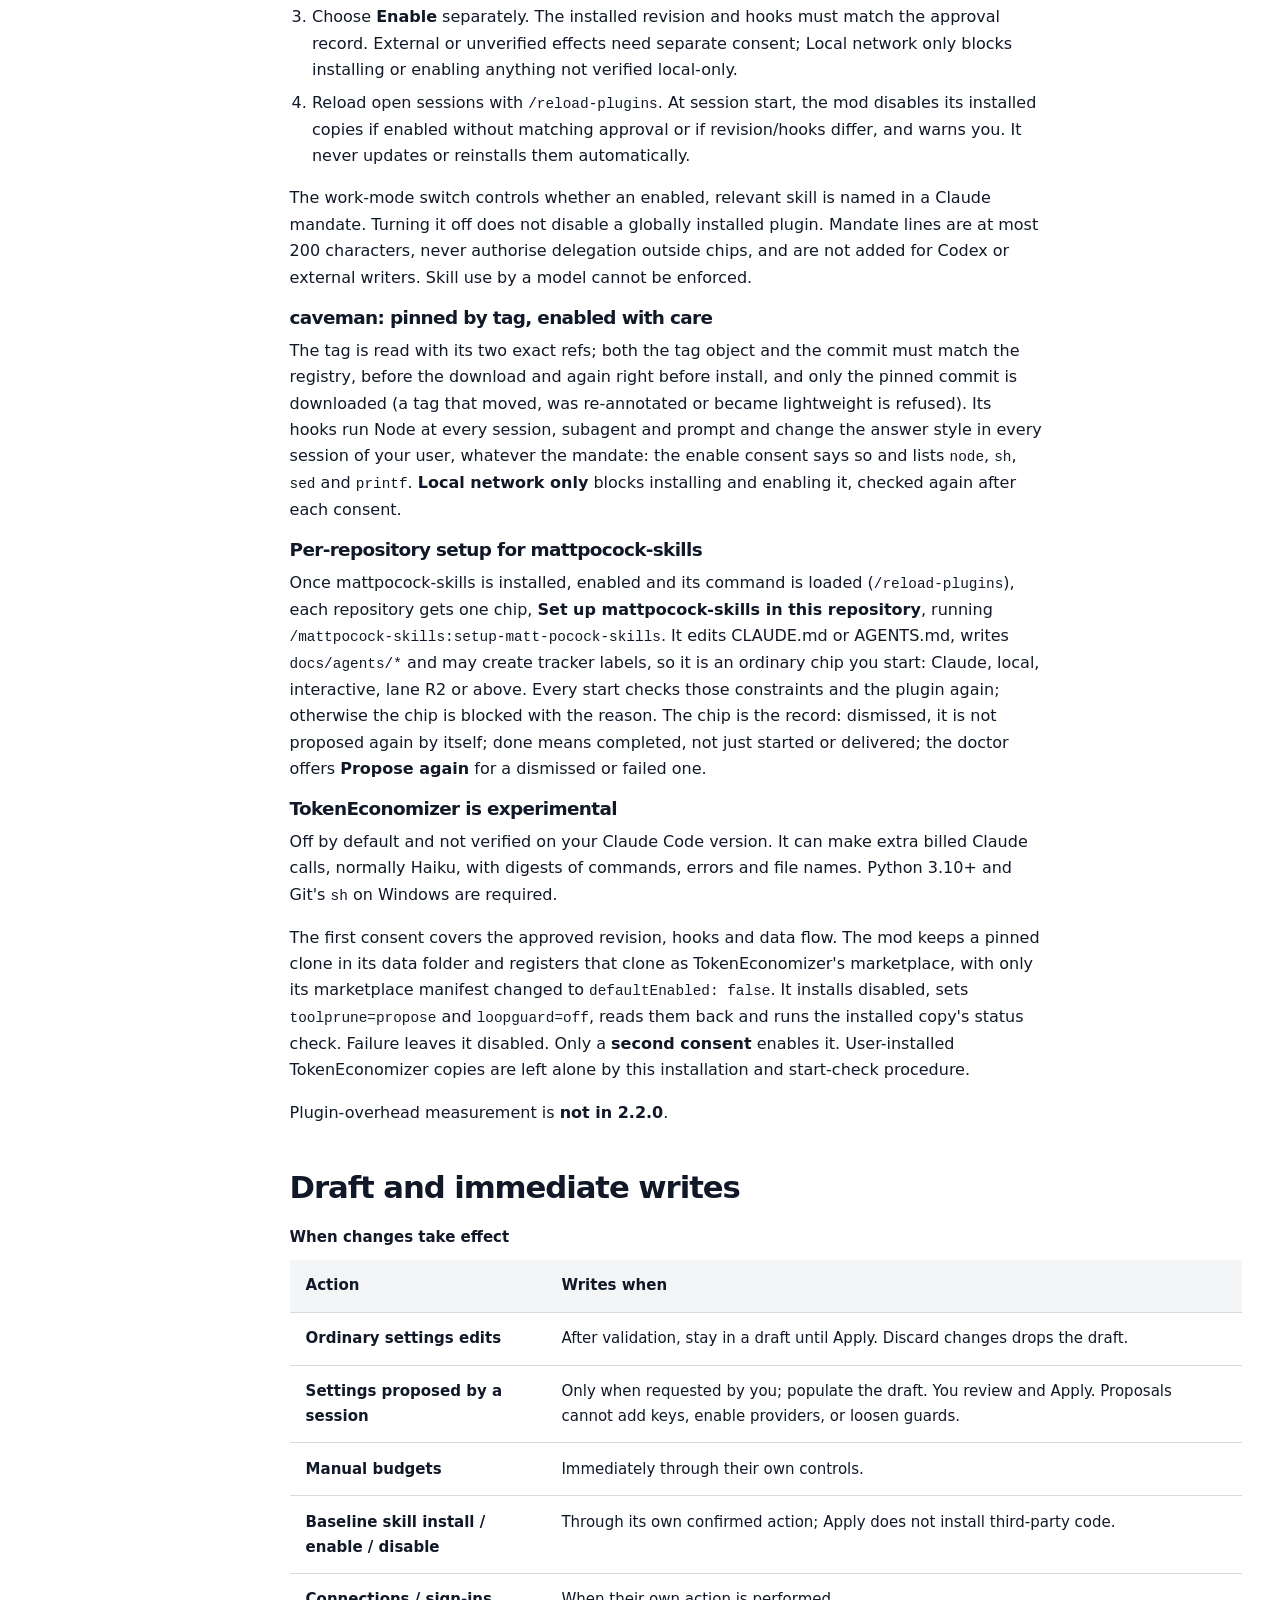
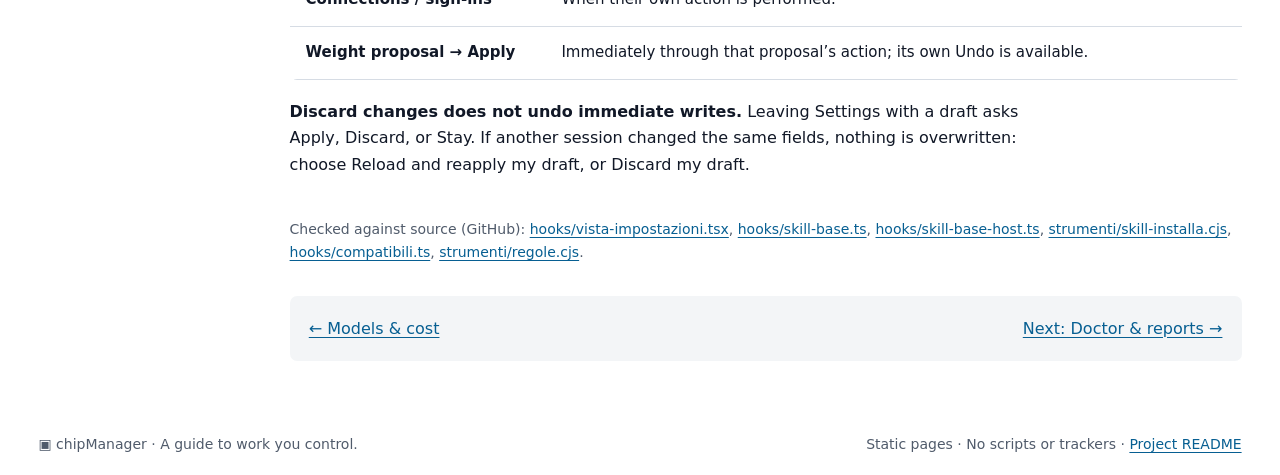
<file: docs/site/settings.html>
<!doctype html>
<html lang="en">
<head>
  <meta charset="utf-8">
  <meta name="viewport" content="width=device-width, initial-scale=1">
  <meta name="color-scheme" content="light dark">
  <meta name="description" content="Account settings follow you across projects. Project settings describe this repository and can tighten account limits.">
  <title>Settings · chipManager</title>
  <link rel="stylesheet" href="site.css">
</head>
<body>
<a class="skip" href="#main">Skip to content</a>
<header class="masthead frame">
  <a class="brand" href="index.html" aria-label="chipManager home"><span class="glyph" aria-hidden="true">▣</span>chip<strong>Manager</strong></a>
  <nav aria-label="Quick links"><a href="quick-start.html">Quick start</a><a href="models.html">Models &amp; cost</a><a href="faq.html">Help</a></nav>
</header>
<div class="shell frame">
  <aside class="sidebar" aria-label="Guide navigation">
    <nav class="desktop-chapters" aria-label="Chapters"><ul><li><a href="index.html">Overview</a></li><li><a href="quick-start.html">Quick start</a></li><li><a href="panel.html">The panel</a></li><li><a href="chips.html">Chips & destinations</a></li><li><a href="lanes.html">Lanes R0–R5</a></li><li><a href="models.html">Models & cost</a></li><li><a href="settings.html" aria-current="page">Settings</a></li><li><a href="doctor.html">Doctor & reports</a></li><li><a href="board.html">Project board</a></li><li><a href="agents.html">For agents</a></li><li><a href="faq.html">Troubleshooting</a></li></ul></nav>
    <details class="chapter-nav"><summary>Browse the guide</summary><nav aria-label="Chapters"><ul><li><a href="index.html">Overview</a></li><li><a href="quick-start.html">Quick start</a></li><li><a href="panel.html">The panel</a></li><li><a href="chips.html">Chips & destinations</a></li><li><a href="lanes.html">Lanes R0–R5</a></li><li><a href="models.html">Models & cost</a></li><li><a href="settings.html" aria-current="page">Settings</a></li><li><a href="doctor.html">Doctor & reports</a></li><li><a href="board.html">Project board</a></li><li><a href="agents.html">For agents</a></li><li><a href="faq.html">Troubleshooting</a></li></ul></nav></details>
    <p class="sidebar-note">You approve the work.<br>Project rules check the start.</p>
  </aside>
  <main id="main" tabindex="-1">
    <header class="intro"><h1>Defaults you can inspect.</h1><p class="lead">Account settings follow you across projects. Project settings describe this repository and can tighten account limits.</p><nav class="on-page" aria-label="On this page"><a href="#layers">Account and Project</a><a href="#mode">Work mode</a><a href="#limits">Thresholds and budgets</a><a href="#credits">API Claude credits</a><a href="#connections">Connect with guided steps</a><a href="#skills">Baseline skills</a><a href="#apply">Draft and immediate writes</a></nav></header><section id="layers" aria-labelledby="layers-title"><h2 id="layers-title">Account and Project</h2><div class="table-wrap" role="region" aria-label="Where a setting belongs" tabindex="0"><table><caption>Where a setting belongs</caption><thead><tr><th scope="col">Layer</th><th scope="col">Settings</th></tr></thead><tbody><tr><th scope="row">Account</th><td>Connections, usage thresholds, manual budgets, work-mode defaults, API credits budget and per-run cap, provider endpoints and Qwen region/workspace, and language.</td></tr><tr><th scope="row">Project</th><td>Allowed providers, local-network-only policy, milestones, balancing profile and weights, board, destination advisor, external-text level, and stricter limits.</td></tr></tbody></table></div><p>Project work mode can override account work mode. Project thresholds, API month limit, and per-run cap can only be stricter than the account; a looser value is refused. <strong>Remove restriction</strong> restores inheritance.</p></section><section id="mode" aria-labelledby="mode-title"><h2 id="mode-title">Work mode</h2><p>Choose default effort per lane, a Codex execution sandbox, parallel sessions (1–8), a suggested auditor, and cross-review preferences for R0–R2. R4/R5 effort cannot drop below high.</p><p><strong>Recommended</strong> restores defaults (or inheritance for a project). <strong>Economy</strong> lowers effort on small lanes and avoids suggesting an auditor. <strong>Quality</strong> raises effort and suggests more review. These presets are separate from <a href="models.html#balancing">balancing profiles</a>.</p><p><a href="models.html#director">Director mode</a> offers Off, From R3 (default) or Always, plus the director model, child limit (8 by default) and re-plan limit (2). Chain presets select a writer and reviewer, with 1–3 review rounds. Each child or step still needs your approval. Optional dollar caps are soft; the last turn may overrun them. A project can only lower them, and under a cap a remote OpenAI-compatible provider (cost not reported) does not start. API-lane and cloud chain steps are blocked in 2.2.0.</p></section><section id="limits" aria-labelledby="limits-title"><h2 id="limits-title">Thresholds and budgets</h2><p>Warning and critical thresholds describe provider usage percentages. The default pair is 70% / 90%. Over critical, the balancer sharply reduces that provider’s margin for omitted choices; it preserves explicit choices. Start all shows the warning and asks whether to proceed.</p><p>Manual limits record what you declare, with their time and unit. They are not live measurements and do not change automatic choices when they cross a threshold.</p></section><section id="credits" aria-labelledby="credits-title"><h2 id="credits-title">API Claude credits</h2><ol><li>Use a dedicated Anthropic API key with a low Console workspace spend limit.</li><li>Enter it only in <strong>/config → chip-manager → Anthropic API (credits)</strong>.</li><li>In <strong>Settings → Execution</strong>, set the account’s monthly budget and per-run cap. Apply the draft.</li><li>Optionally set tighter project limits. Choose <strong>Here on API credits</strong> on a non-sensitive Claude chip.</li></ol><p>Each run reserves its cap before launch, against account and project limits. The account spend log covers all projects. A run may exceed its cap slightly; the Console workspace limit is the hard boundary.</p><aside class="note warning"><p><strong>The key is available to the running agent and its tools.</strong> The temporary key file is removed after the run; this does not revoke the key. Revoke a suspected copied key in the Console. The panel shows only set or missing.</p></aside></section><section id="connections" aria-labelledby="connections-title"><h2 id="connections-title">Connect with guided steps</h2><p>Use <code>/chipmanager --setup</code> or <strong>Settings → Execution</strong> for the offered sign-in and preparation steps. A step shows what is missing and its outcome. Some steps open a browser, wait for you, or offer a command to copy if the host cannot run it.</p><p>For compatible providers, <strong>Connect / Get the key</strong> opens the provider's key page. Put the key in its native sensitive plugin option via <code>/config</code>, then use <strong>Check</strong>. OpenRouter uses the key page, not PKCE. Choose a Qwen region; US also needs a valid workspace URL. <strong>Detect local servers</strong> lists models on default loopback ports. Set each project's provider level to none, R1 or R2 and Apply. <a href="models.html#providers">See provider limits</a>. Connections and sign-ins are separate from the settings draft. The mod does not rewrite Claude Code settings files; if one blocks a lane, it names the source for you to change.</p><p><strong>Local network only</strong> (<code>soloLocale</code>) blocks new LLM launches and external probes by the mod, including the local proxy. It is not an “Ollama only” mode.</p></section><section id="skills" aria-labelledby="skills-title"><h2 id="skills-title">Baseline skills: install only when you choose</h2><p>Find these in <strong>Settings → Work mode</strong>, the setup work-mode step and the doctor. Detection reads plugin identity, scope and enabled state; a failed listing is unknown, never absent.</p><dl><dt>ponytail</dt><dd>Working rules for Claude workers, from DietrichGebert/ponytail. The registry describes instructions only, with no extra network calls or cost.</dd><dt>superpowers</dt><dd>Planning and review skills for Claude directors and reviewers, from obra/superpowers through the official marketplace. The install notice declares visual-companion telemetry.</dd><dt>mattpocock-skills</dt><dd>The full set from mattpocock/skills through the official marketplace: the install confirmation lists the skills read from the approved revision (27 at today's pin). You invoke these yourself; they are never added to worker mandates. Its data flow is marked unverified.</dd><dt>caveman</dt><dd>Compressed answers for Claude workers, from JuliusBrussee/caveman, pinned by its annotated tag <code>v4.1.0</code>. Its data flow is external: caveman-compress sends file text to your model provider, rewrites the file and keeps backups outside the repository. The mod never uses its CLI or installers.</dd></dl><ol><li>Click <strong>Install</strong>. Before agreeing, read the source, exact approved commit, data flow/cost and declared hooks. Hooks run with your user privileges; an unreadable hook file blocks installation.</li><li>The baseline bundles install at that revision from chipManager's pinned local marketplace, at user scope, <strong>disabled by default</strong>.</li><li>Choose <strong>Enable</strong> separately. The installed revision and hooks must match the approval record. External or unverified effects need separate consent; Local network only blocks installing or enabling anything not verified local-only.</li><li>Reload open sessions with <code>/reload-plugins</code>. At session start, the mod disables its installed copies if enabled without matching approval or if revision/hooks differ, and warns you. It never updates or reinstalls them automatically.</li></ol><p>The work-mode switch controls whether an enabled, relevant skill is named in a Claude mandate. Turning it off does not disable a globally installed plugin. Mandate lines are at most 200 characters, never authorise delegation outside chips, and are not added for Codex or external writers. Skill use by a model cannot be enforced.</p><h3>caveman: pinned by tag, enabled with care</h3><p>The tag is read with its two exact refs; both the tag object and the commit must match the registry, before the download and again right before install, and only the pinned commit is downloaded (a tag that moved, was re-annotated or became lightweight is refused). Its hooks run Node at every session, subagent and prompt and change the answer style in every session of your user, whatever the mandate: the enable consent says so and lists <code>node</code>, <code>sh</code>, <code>sed</code> and <code>printf</code>. <strong>Local network only</strong> blocks installing and enabling it, checked again after each consent.</p><h3>Per-repository setup for mattpocock-skills</h3><p>Once mattpocock-skills is installed, enabled and its command is loaded (<code>/reload-plugins</code>), each repository gets one chip, <strong>Set up mattpocock-skills in this repository</strong>, running <code>/mattpocock-skills:setup-matt-pocock-skills</code>. It edits CLAUDE.md or AGENTS.md, writes <code>docs/agents/*</code> and may create tracker labels, so it is an ordinary chip you start: Claude, local, interactive, lane R2 or above. Every start checks those constraints and the plugin again; otherwise the chip is blocked with the reason. The chip is the record: dismissed, it is not proposed again by itself; done means completed, not just started or delivered; the doctor offers <strong>Propose again</strong> for a dismissed or failed one.</p><h3>TokenEconomizer is experimental</h3><p>Off by default and not verified on your Claude Code version. It can make extra billed Claude calls, normally Haiku, with digests of commands, errors and file names. Python 3.10+ and Git's <code>sh</code> on Windows are required.</p><p>The first consent covers the approved revision, hooks and data flow. The mod keeps a pinned clone in its data folder and registers that clone as TokenEconomizer's marketplace, with only its marketplace manifest changed to <code>defaultEnabled: false</code>. It installs disabled, sets <code>toolprune=propose</code> and <code>loopguard=off</code>, reads them back and runs the installed copy's status check. Failure leaves it disabled. Only a <strong>second consent</strong> enables it. User-installed TokenEconomizer copies are left alone by this installation and start-check procedure.</p><p>Plugin-overhead measurement is <strong>not in 2.2.0</strong>.</p></section><section id="apply" aria-labelledby="apply-title"><h2 id="apply-title">Draft and immediate writes</h2><div class="table-wrap" role="region" aria-label="When changes take effect" tabindex="0"><table><caption>When changes take effect</caption><thead><tr><th scope="col">Action</th><th scope="col">Writes when</th></tr></thead><tbody><tr><th scope="row">Ordinary settings edits</th><td>After validation, stay in a draft until Apply. Discard changes drops the draft.</td></tr><tr><th scope="row">Settings proposed by a session</th><td>Only when requested by you; populate the draft. You review and Apply. Proposals cannot add keys, enable providers, or loosen guards.</td></tr><tr><th scope="row">Manual budgets</th><td>Immediately through their own controls.</td></tr><tr><th scope="row">Baseline skill install / enable / disable</th><td>Through its own confirmed action; Apply does not install third-party code.</td></tr><tr><th scope="row">Connections / sign-ins</th><td>When their own action is performed.</td></tr><tr><th scope="row">Weight proposal → Apply</th><td>Immediately through that proposal’s action; its own Undo is available.</td></tr></tbody></table></div><p><strong>Discard changes does not undo immediate writes.</strong> Leaving Settings with a draft asks Apply, Discard, or Stay. If another session changed the same fields, nothing is overwritten: choose Reload and reapply my draft, or Discard my draft.</p></section>
    <p class="sources">Checked against source (GitHub): <a href="https://github.com/Elite9400/chipManager/blob/main/hooks/vista-impostazioni.tsx">hooks/vista-impostazioni.tsx</a>, <a href="https://github.com/Elite9400/chipManager/blob/main/hooks/skill-base.ts">hooks/skill-base.ts</a>, <a href="https://github.com/Elite9400/chipManager/blob/main/hooks/skill-base-host.ts">hooks/skill-base-host.ts</a>, <a href="https://github.com/Elite9400/chipManager/blob/main/strumenti/skill-installa.cjs">strumenti/skill-installa.cjs</a>, <a href="https://github.com/Elite9400/chipManager/blob/main/hooks/compatibili.ts">hooks/compatibili.ts</a>, <a href="https://github.com/Elite9400/chipManager/blob/main/strumenti/regole.cjs">strumenti/regole.cjs</a>.</p>
    <nav class="next" aria-label="Previous and next page"><a href="models.html">← Models & cost</a><a href="doctor.html">Next: Doctor & reports →</a></nav>
  </main>
</div>
<footer class="footer frame"><span>▣ chipManager · A guide to work you control.</span><span>Static pages · No scripts or trackers · <a href="https://github.com/Elite9400/chipManager/blob/main/README.md">Project README</a></span></footer>
</body>
</html>
</file>
<file: docs/site/site.css>
/* Panel palette: hooks/tema.ts. Accent and state colours mark graphics;
   text uses separately checked light/dark ink pairs. */
:root {
  color-scheme: light dark;
  --bg: #ffffff;
  --ink: #111827;
  --muted: #505b6b;
  --surface: #f3f5f7;
  --tint: #e8f2f9;
  --line: #d6dce4;
  --link: #075f92;
  --accent: #0a86c9;
  --running: #189245;
  --waiting: #b46f09;
  --error: #e14444;
  --queued: #6c80a1;
  --delivered: #8277b4;
  --mono: ui-monospace, SFMono-Regular, Consolas, monospace; /* taste-skill-ignore: literal code and keyboard keys only. */
}
@media (prefers-color-scheme: dark) {
  :root {
    --bg: #0f1115;
    --ink: #e5e7eb;
    --muted: #b0b8c5;
    --surface: #1b2029;
    --tint: #162d3d;
    --line: #384251;
    --link: #8dd2fa;
  }
}
* { box-sizing: border-box; }
html { scroll-padding-top: 1.5rem; }
body { margin: 0; background: var(--bg); color: var(--ink); font: 1rem/1.65 system-ui, -apple-system, BlinkMacSystemFont, "Segoe UI", sans-serif; }
a { color: var(--link); text-underline-offset: .2em; text-decoration-thickness: .08em; }
a:hover { text-decoration-thickness: .15em; }
:focus-visible { outline: 3px solid var(--link); outline-offset: 4px; }
.skip { position: absolute; top: -8rem; left: 1rem; padding: .7rem 1rem; background: var(--bg); z-index: 5; }
.skip:focus { top: 1rem; }
.frame { max-width: 1320px; margin-inline: auto; padding-inline: clamp(1rem, 3vw, 2.5rem); }
.masthead { display: flex; justify-content: space-between; align-items: center; gap: 1rem; padding-block: 1.35rem; }
.brand { color: var(--ink); text-decoration: none; white-space: nowrap; font-size: 1.4rem; letter-spacing: -.055em; }
.brand strong { color: var(--link); font-weight: 800; }
.brand .glyph { color: var(--accent); margin-right: .35rem; letter-spacing: 0; }
.masthead nav { display: flex; flex-wrap: wrap; gap: .3rem 1.3rem; }
.masthead nav a { display: inline-block; padding-block: .5rem; font-size: .9375rem; }
.shell { display: grid; grid-template-columns: 200px minmax(0, 1fr); gap: clamp(1.5rem, 4vw, 3.5rem); padding-top: 1rem; }
.sidebar { align-self: start; position: sticky; top: 1rem; padding-bottom: 2rem; }
.chapter-nav { display: none; }
.sidebar nav ul { margin: 0; padding: 0; list-style: none; }
.sidebar nav a { display: block; padding: .5rem .8rem; color: var(--muted); text-decoration: none; border-radius: .45rem; }
.sidebar nav a:hover { background: var(--surface); color: var(--ink); }
.sidebar nav a[aria-current="page"] { color: var(--ink); background: var(--tint); border-left: 4px solid var(--accent); padding-left: calc(.8rem - 4px); font-weight: 650; }
.sidebar-note { margin: 1.5rem .8rem 0; color: var(--muted); font-size: .875rem; }
main { min-width: 0; padding-bottom: 3rem; }
h1, h2, h3 { line-height: 1.15; letter-spacing: -.035em; text-wrap: balance; }
h1 { font-size: clamp(2.35rem, 4.3vw, 3.65rem); margin: .3rem 0 1.2rem; max-width: 22ch; }
h2 { font-size: clamp(1.55rem, 2.4vw, 2rem); margin: 0 0 1rem; }
h3 { font-size: 1.15rem; margin: 0 0 .6rem; }
p { margin: 0 0 1rem; }
li + li { margin-top: .4rem; }
ul, ol { padding-left: 1.4rem; }
strong { font-weight: 650; }
.intro { margin-bottom: 2rem; }
.lead { max-width: 65ch; font-size: 1.18rem; line-height: 1.6; }
.on-page { display: flex; flex-wrap: wrap; gap: .4rem 1rem; padding-block: .6rem; font-size: .9375rem; }
section { margin-top: 2.75rem; }
section > p, section > ul, section > ol, section > dl { max-width: 74ch; }
.tile { background: var(--surface); padding: clamp(1.2rem, 2.7vw, 2rem); border-radius: .65rem; }
.tile p:last-child, .note p:last-child, td p:last-child { margin-bottom: 0; }
.home-grid { display: grid; grid-template-columns: 1.1fr 1fr; gap: .65rem; }
.home-grid .intro { margin: 0; }
.home-grid h1 { font-size: clamp(2.25rem, 3.7vw, 3.3rem); }
.home-grid .lead { font-size: 1.1rem; }
.home-grid section { margin: 0; }
.home-grid .steps { background: var(--tint); }
.steps ol { margin-bottom: 0; }
.steps li { padding-left: .25rem; }
.steps li + li { margin-top: 1.1rem; }
.steps li p { margin: .25rem 0 0; }
.button { display: inline-block; padding: .7rem 1rem; border-radius: .4rem; background: var(--ink); color: var(--bg); text-decoration: none; font-weight: 650; }
.button:hover { background: var(--link); color: var(--bg); }
.journey { display: flex; flex-wrap: wrap; gap: .55rem; padding: 0; list-style: none; }
.journey li { margin: 0; padding: .6rem .85rem; background: var(--surface); border-radius: .45rem; border-bottom: 4px solid var(--queued); flex: 1 1 7rem; }
.journey li:nth-last-child(2) { border-color: var(--delivered); }
.journey li:last-child { border-color: var(--running); }
.journey small { display: block; color: var(--muted); }
.note { padding: 1rem 1.25rem; margin-block: 1.4rem; background: var(--tint); border-left: 4px solid var(--accent); border-radius: 0 .45rem .45rem 0; }
.note.warning { border-color: var(--waiting); background: var(--surface); }
.pill { display: inline-flex; align-items: center; gap: .4rem; padding: .2rem .65rem; border-radius: 99rem; background: var(--surface); font-size: .875rem; color: var(--ink); }
.pill::before { content: ""; width: .5rem; height: .5rem; border-radius: 50%; background: var(--accent); }
.pill.planned::before { background: var(--waiting); }
.state { white-space: nowrap; }
.state::before { content: ""; display: inline-block; width: .6rem; height: .6rem; border-radius: 50%; background: var(--queued); margin-right: .5rem; }
.state.running::before { background: var(--running); }
.state.delivered::before { background: var(--delivered); }
.state.failed::before { background: var(--error); }
.state.waiting::before { background: var(--waiting); }
.bar { color: var(--accent); letter-spacing: .08em; white-space: nowrap; font-size: 1.25rem; }
.directory { display: grid; grid-template-columns: 1fr 1fr; gap: .65rem; }
.directory a { display: block; padding: 1rem 1.2rem; background: var(--surface); border-radius: .45rem; text-decoration: none; }
.directory a:hover { background: var(--tint); }
.directory strong { display: block; color: var(--link); text-decoration: underline; text-underline-offset: .2em; }
.directory span { display: block; color: var(--ink); font-size: .9375rem; margin-top: .25rem; }
code, kbd, pre { font-family: var(--mono); }
code { font-size: .9em; overflow-wrap: anywhere; }
pre { padding: 1rem 1.2rem; background: var(--surface); border-radius: .45rem; white-space: pre-wrap; overflow-wrap: anywhere; line-height: 1.6; }
pre code { font-size: .875rem; }
kbd { display: inline-block; min-width: 1.65rem; padding: .1rem .35rem; border: 1px solid var(--muted); border-radius: .3rem; text-align: center; background: var(--surface); font-size: .9em; } /* taste-skill-ignore: a keyboard key uses its familiar outline. */
.table-wrap { overflow-x: auto; margin-block: 1.2rem; border-radius: .45rem; }
table { border-collapse: collapse; width: 100%; text-align: left; font-size: .9375rem; }
caption { text-align: left; font-weight: 650; padding: 0 0 .65rem; }
th, td { padding: .85rem 1rem; vertical-align: top; border-bottom: 1px solid var(--line); overflow-wrap: anywhere; }
thead { background: var(--surface); }
th { font-weight: 650; }
tbody th { min-width: 5rem; }
dl { margin-block: 1.2rem; }
dt { font-weight: 650; margin-top: 1rem; }
dd { margin: .25rem 0 0; }
.capture { margin: 1.5rem 0; padding: 1rem; border-radius: .65rem; background: var(--surface); }
.capture img { width: 100%; height: 100px; display: block; object-fit: contain; color: var(--muted); }
figcaption { color: var(--muted); font-size: .875rem; margin-top: .6rem; }
.questions details { background: var(--surface); margin-bottom: .65rem; border-radius: .45rem; padding: 0 1.15rem; }
summary { cursor: pointer; padding-block: 1rem; font-weight: 650; }
.questions details > div { padding: .2rem 0 1rem; }
.questions details p:last-child { margin-bottom: 0; }
.sources { font-size: .875rem; color: var(--muted); margin-top: 2.5rem; }
.sources a { overflow-wrap: anywhere; }
.next { display: flex; justify-content: space-between; flex-wrap: wrap; gap: 1rem; padding: 1.2rem; margin-top: 2rem; background: var(--surface); border-radius: .45rem; }
.footer { display: flex; justify-content: space-between; flex-wrap: wrap; gap: .5rem 2rem; padding-block: 1.5rem; color: var(--muted); font-size: .875rem; }
@media (max-width: 1050px) {
  .shell { grid-template-columns: 175px minmax(0, 1fr); gap: 1.5rem; }
  .home-grid { grid-template-columns: 1fr; }
}
@media (max-width: 760px) {
  .masthead { flex-wrap: wrap; gap: .3rem 1rem; padding-block: 1rem; }
  .masthead nav { gap: 1.1rem; }
  .shell { display: block; padding-top: 0; }
  .sidebar { position: static; padding-bottom: 1.2rem; }
  .sidebar-note { display: none; }
  .desktop-chapters { display: none; }
  .chapter-nav { display: block; background: var(--surface); border-radius: .45rem; padding-inline: 1rem; }
  .chapter-nav > summary { display: list-item; }
  .chapter-nav:not([open]) > nav { display: none; }
  .chapter-nav ul { display: grid; grid-template-columns: 1fr 1fr; padding-bottom: 1rem; gap: .15rem; }
  .chapter-nav a { padding-block: .6rem; }
  .directory { grid-template-columns: 1fr; }
  .lead { font-size: 1.1rem; }
  th, td { padding: .7rem .55rem; }
  table { font-size: .875rem; }
  section { margin-top: 2.25rem; }
}
@media print {
  .sidebar, .masthead nav, .skip, .next, .on-page { display: none; }
  .shell { display: block; }
  body { color: #111827; background: #fff; }
  .frame { padding: 0; }
  a { color: inherit; }
  details > div { display: block !important; }
}
</file>
